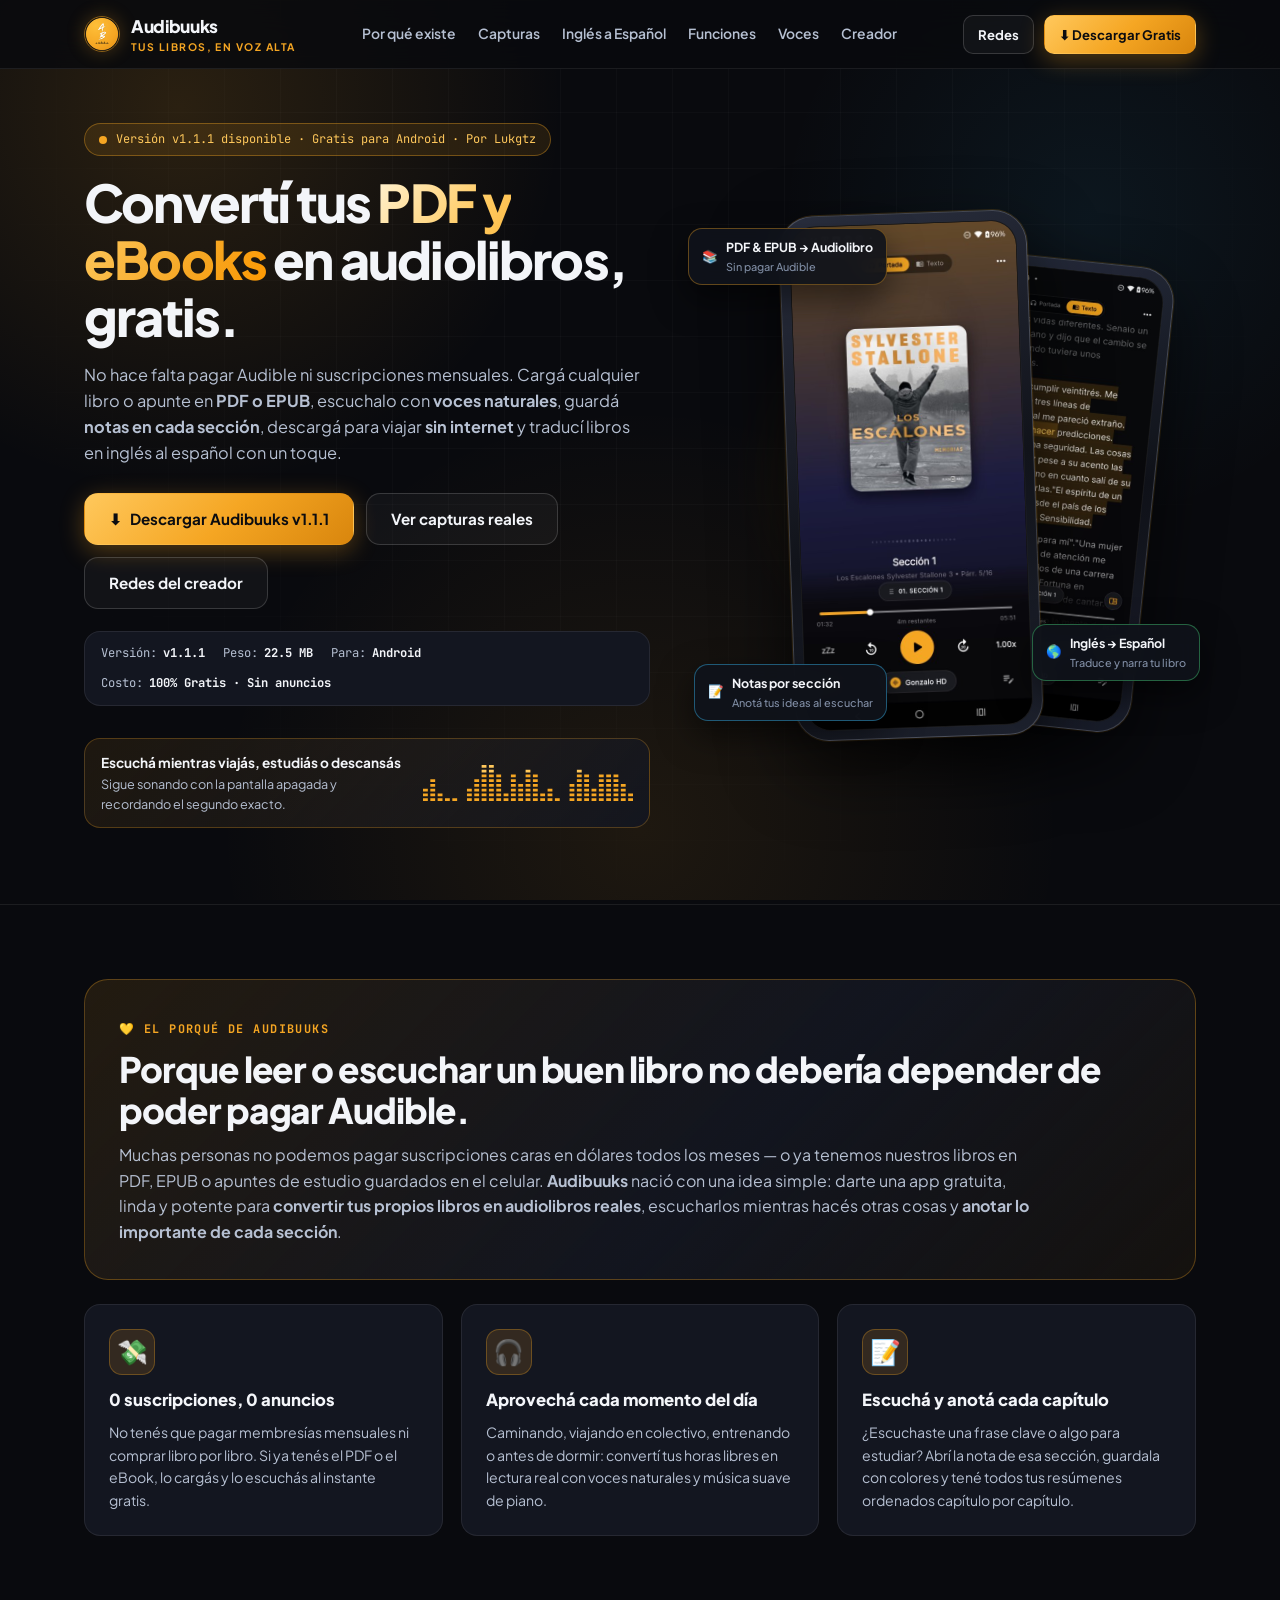
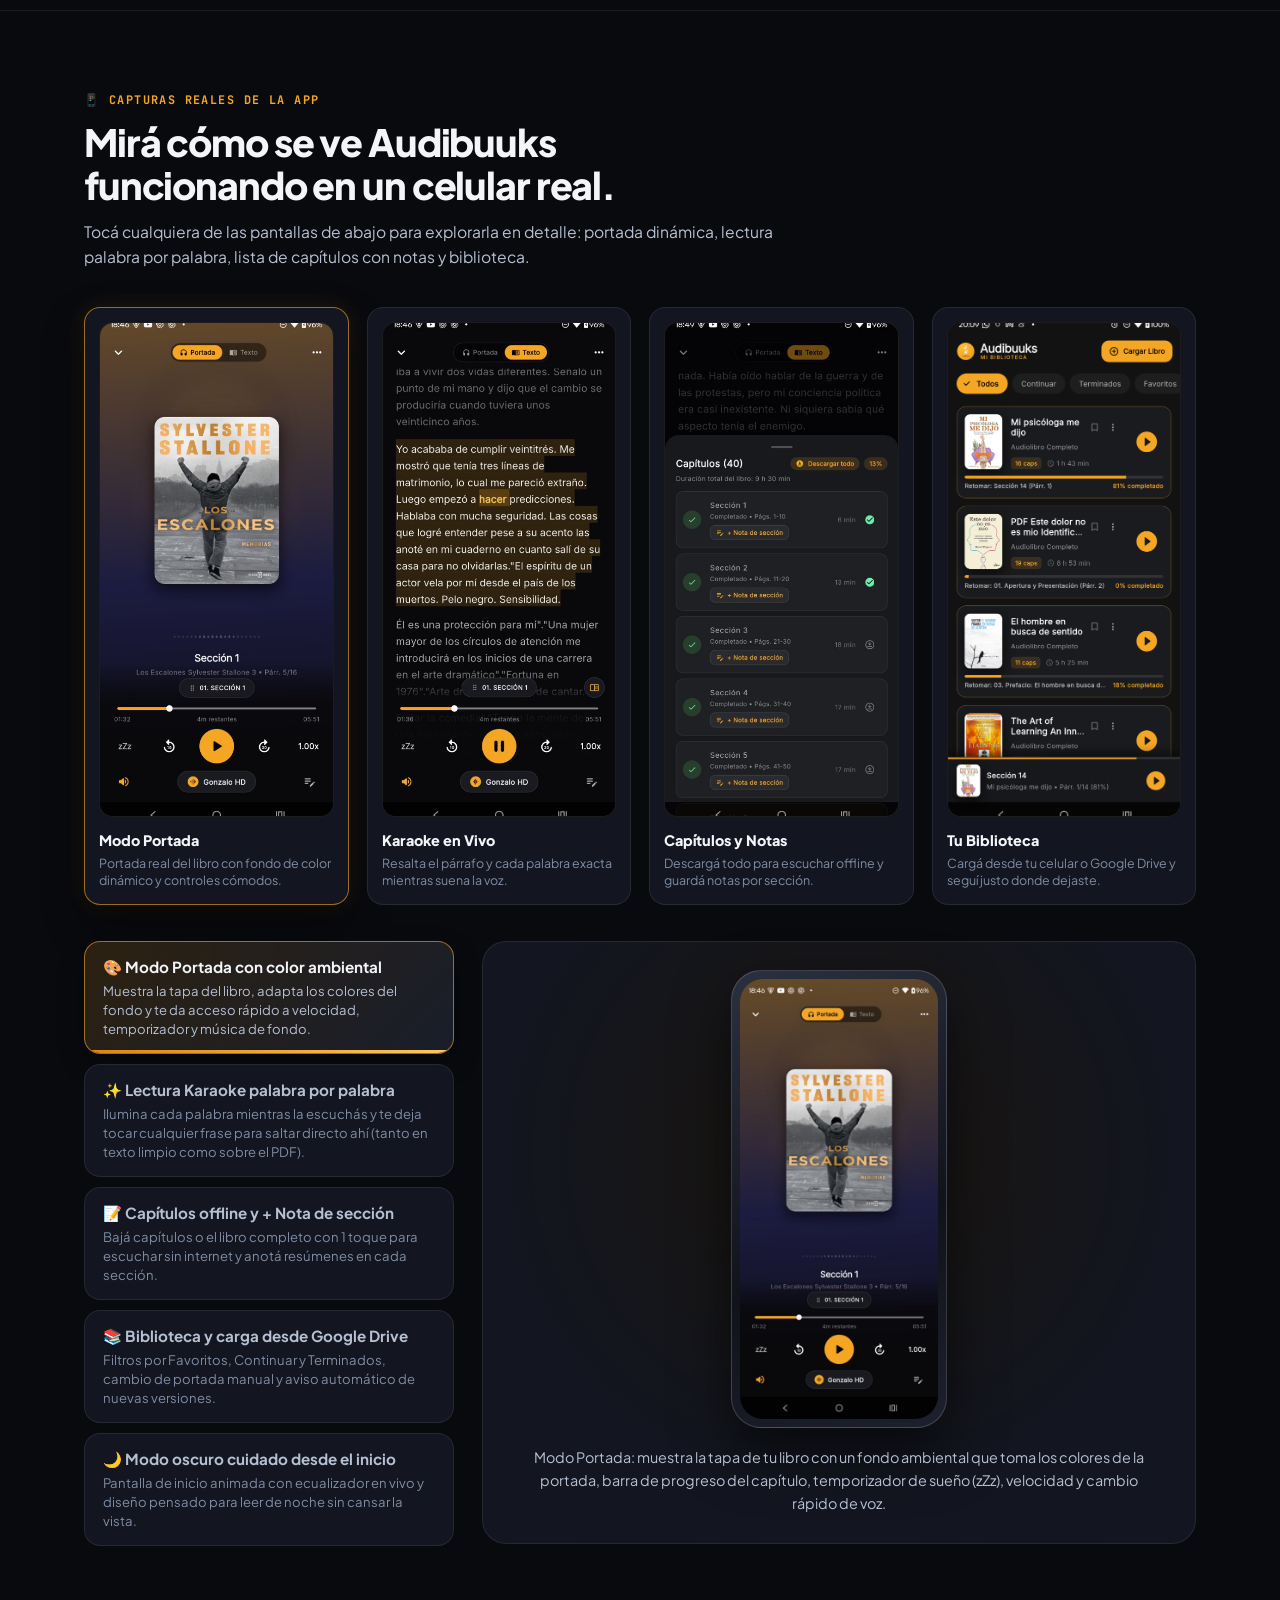
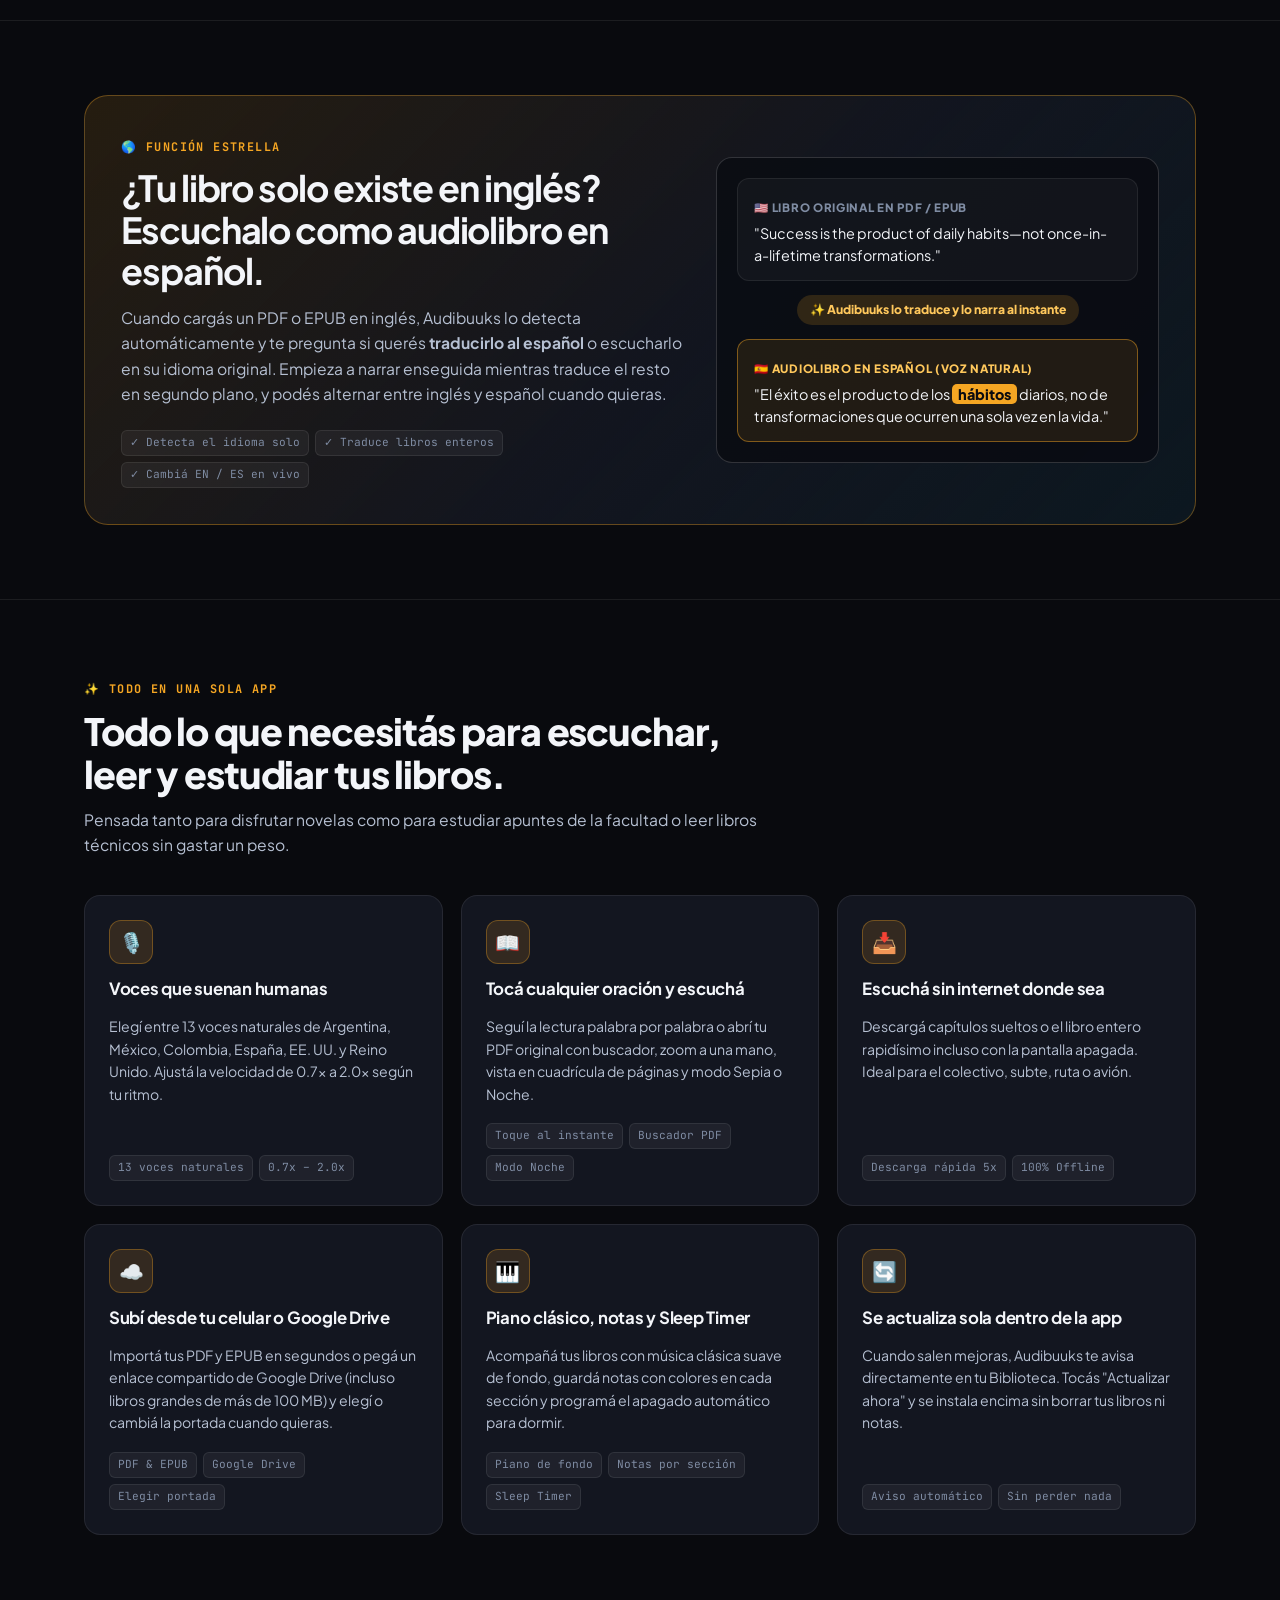
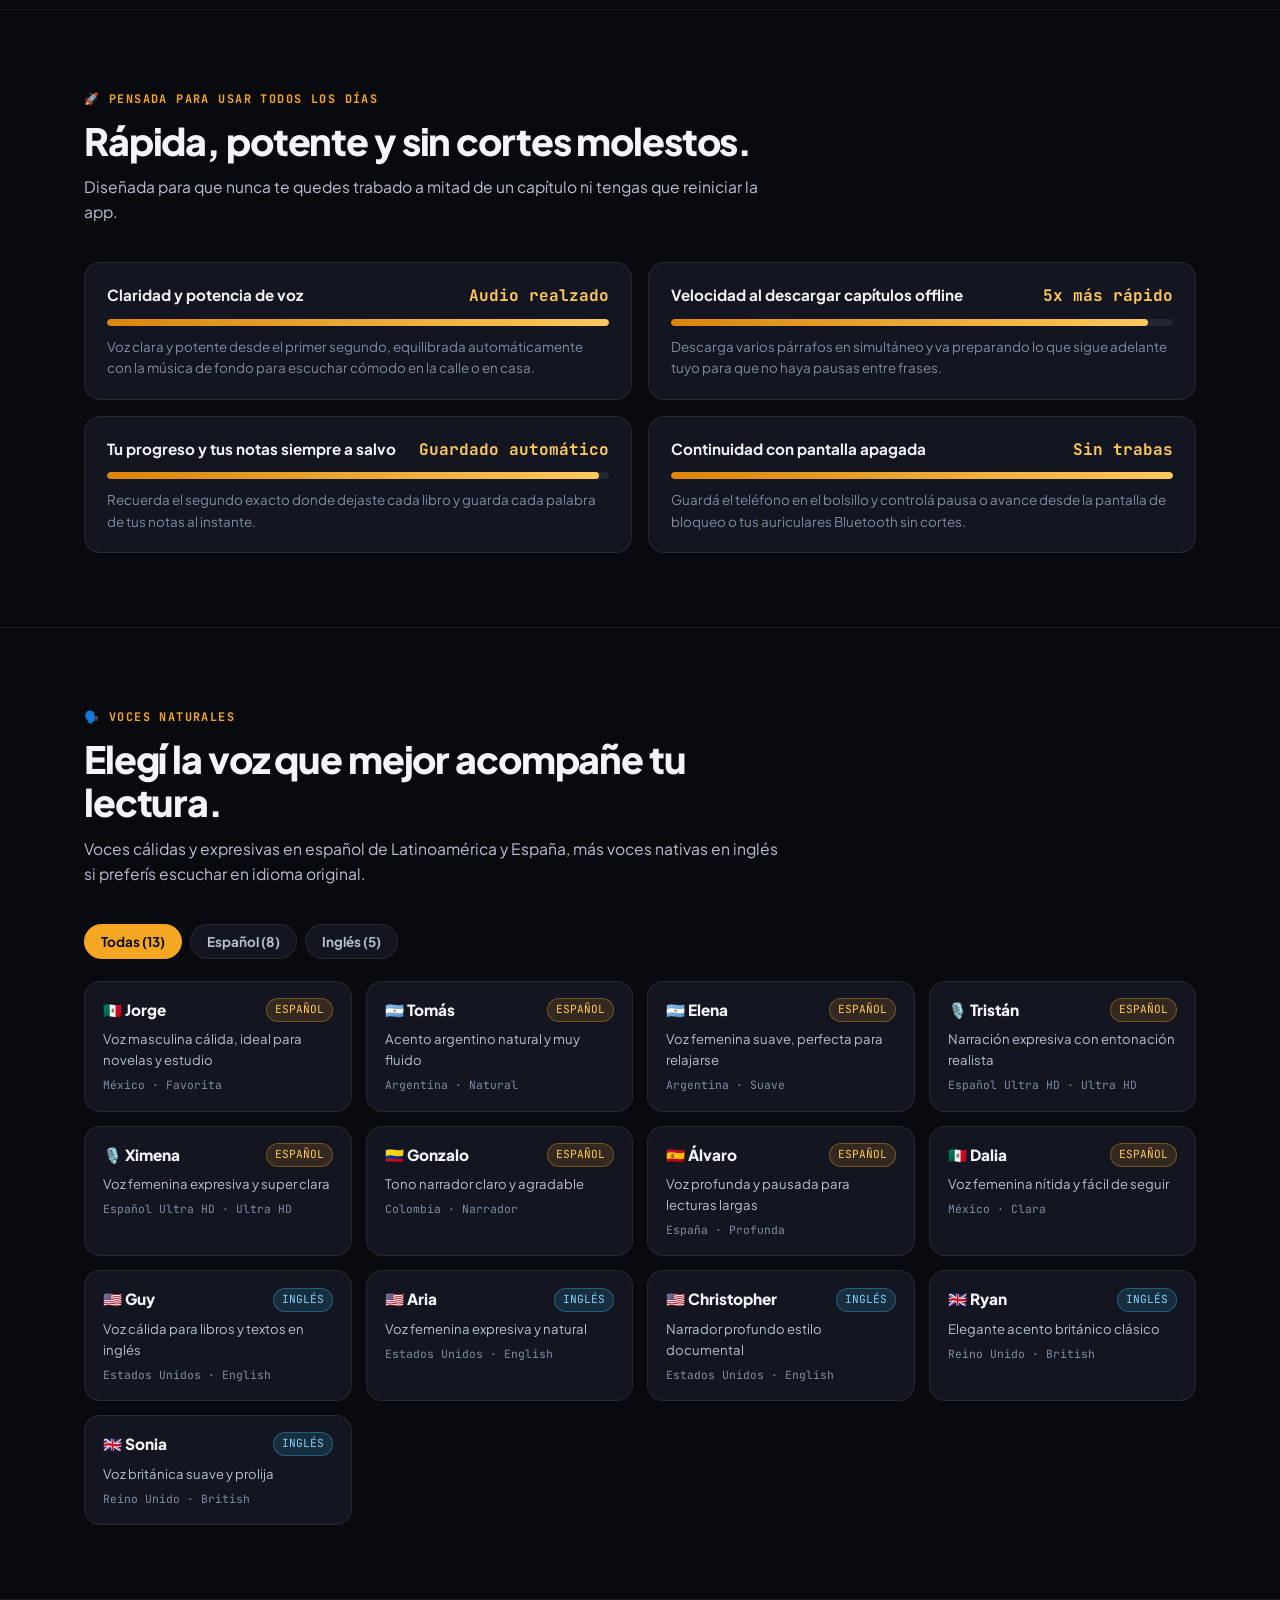
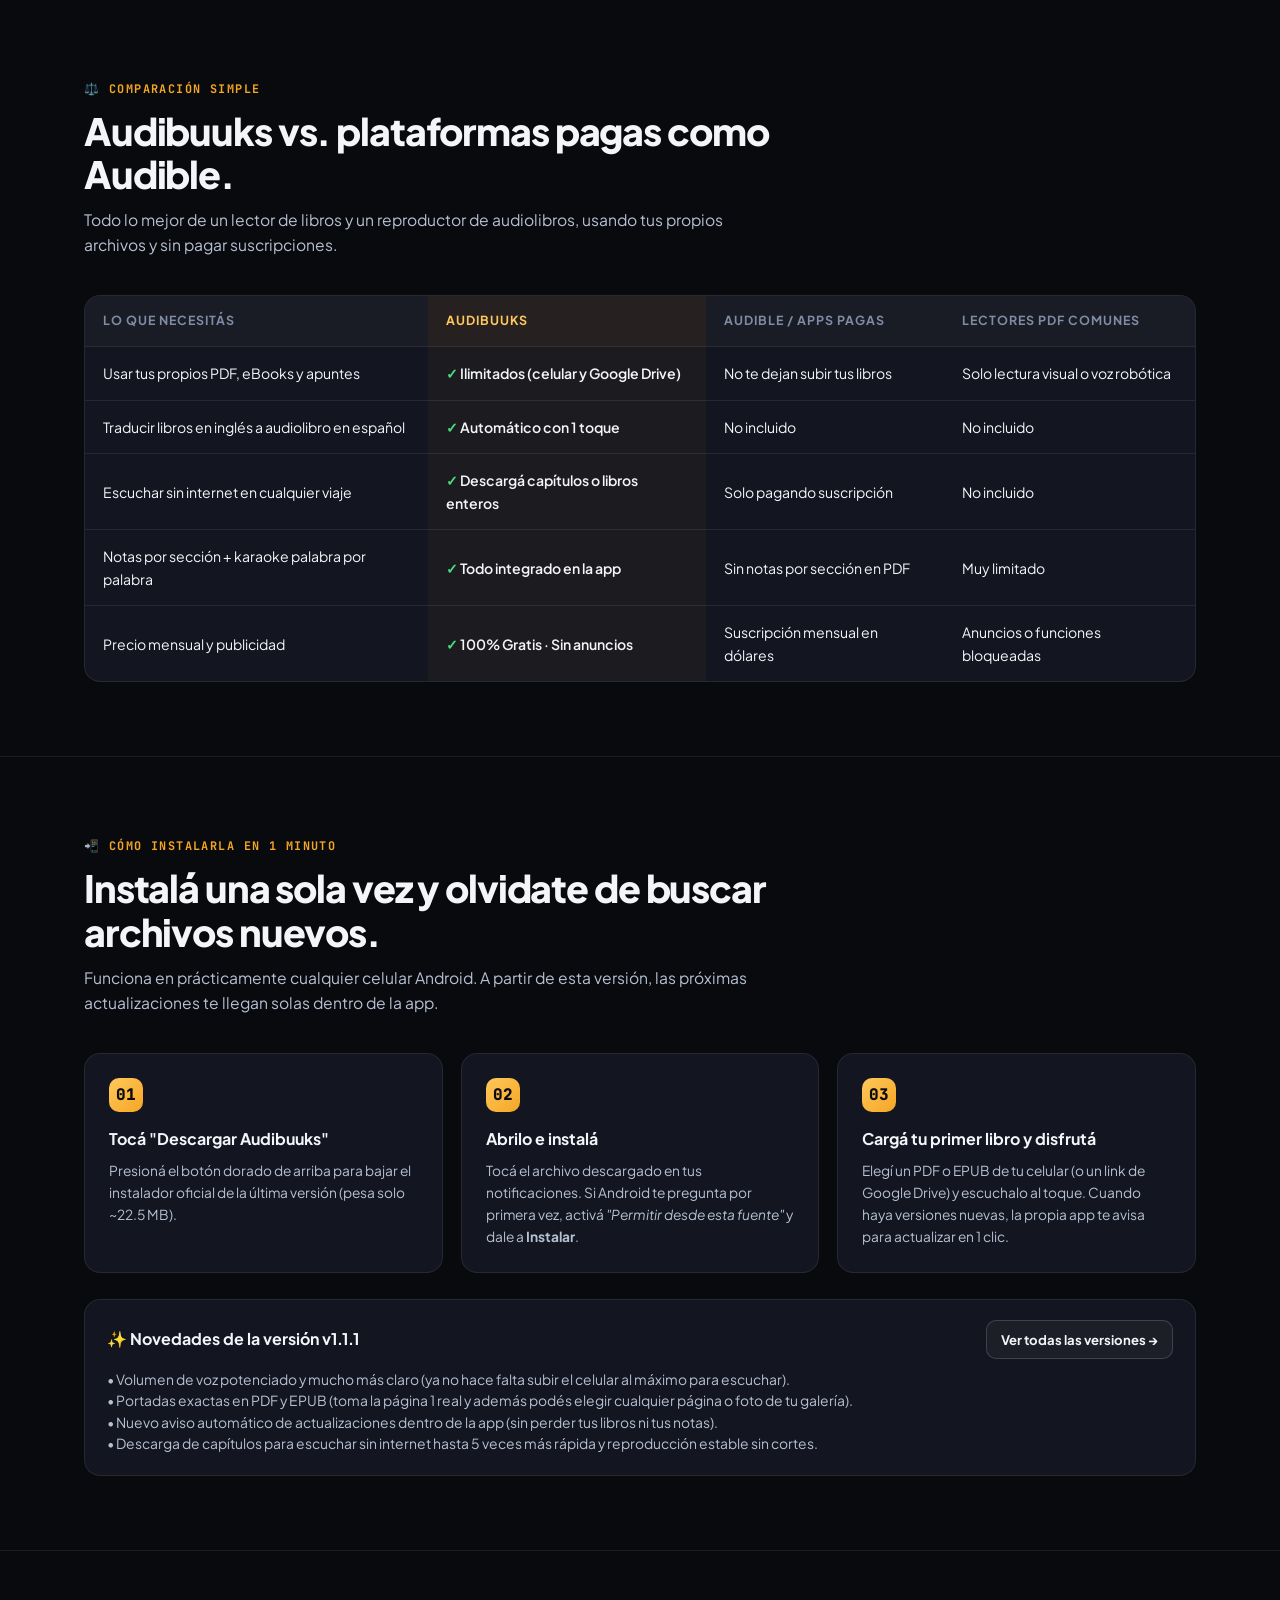
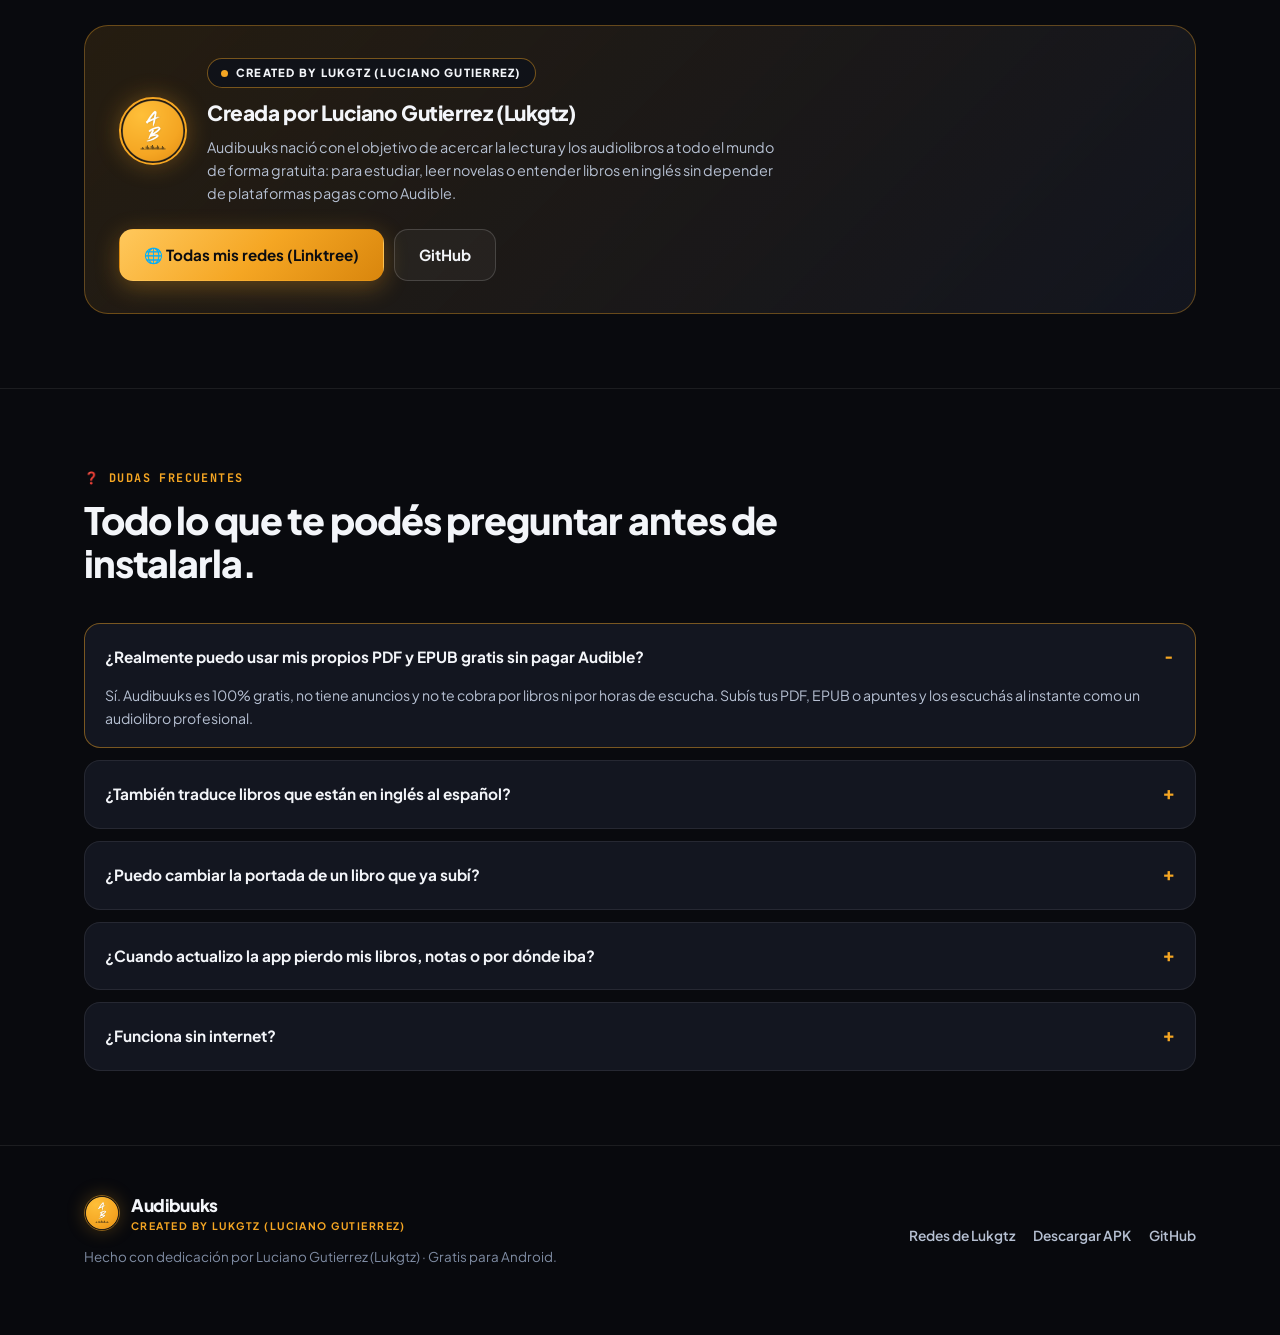
<file: docs/index.html>
<!DOCTYPE html>
<html lang="es">
<head>
  <meta charset="UTF-8" />
  <meta name="viewport" content="width=device-width, initial-scale=1.0" />
  <title>Audibuuks — Convertí tus libros PDF y eBooks en audiolibros gratis</title>
  <meta
    name="description"
    content="Convertí tus libros PDF y EPUB en audiolibros reales gratis, sin pagar Audible. Escuchá con voces humanas, anotá cada capítulo, traducí libros en inglés al español y descargá para escuchar sin internet."
  />
  <meta name="theme-color" content="#090a0e" />
  <link rel="icon" type="image/png" href="screenshots/logo.png" />
  <link rel="preconnect" href="https://fonts.googleapis.com" />
  <link rel="preconnect" href="https://fonts.gstatic.com" crossorigin />
  <link
    href="https://fonts.googleapis.com/css2?family=JetBrains+Mono:wght@500;700&family=Plus+Jakarta+Sans:wght@400;500;600;700;800&display=swap"
    rel="stylesheet"
  />
  <link rel="stylesheet" href="styles.css" />
</head>
<body>
  <div id="scroll-progress" class="scroll-progress" aria-hidden="true"></div>
  <div class="bg-mesh" aria-hidden="true"></div>
  <div class="bg-grid" aria-hidden="true"></div>

  <!-- HEADER STICKY -->
  <header class="site-header">
    <div class="container nav-inner">
      <a class="brand" href="#top" aria-label="Audibuuks Inicio">
        <img class="brand-logo" src="screenshots/logo.png" alt="Logo Audibuuks" />
        <span>
          Audibuuks
          <span class="brand-sub">Tus libros, en voz alta</span>
        </span>
      </a>

      <nav class="nav-links" aria-label="Navegación principal">
        <a href="#porque">Por qué existe</a>
        <a href="#recorrido">Capturas</a>
        <a href="#traductor">Inglés a Español</a>
        <a href="#funciones">Funciones</a>
        <a href="#voces">Voces</a>
        <a href="#creador">Creador</a>
      </nav>

      <div class="nav-actions">
        <a
          class="btn btn-ghost btn-sm"
          href="https://linktr.ee/lucianogutierrez"
          target="_blank"
          rel="noopener noreferrer"
        >
          Redes
        </a>
        <a
          id="nav-download-btn"
          class="btn btn-primary btn-sm"
          href="https://github.com/lukgutierrez/audibuuks-app/releases"
          target="_blank"
          rel="noopener noreferrer"
        >
          ⬇ Descargar Gratis
        </a>
      </div>
    </div>
  </header>

  <main id="top">
    <!-- HERO -->
    <section class="hero">
      <div class="container hero-grid">
        <div>
          <div class="release-pill">
            <span class="pulse-dot" aria-hidden="true"></span>
            <span id="live-release-badge">Versión v1.1.1 disponible · Gratis para Android · Por Lukgtz</span>
          </div>

          <h1>
            Convertí tus <span class="text-gradient">PDF y eBooks</span> en audiolibros, gratis.
          </h1>

          <p class="hero-lead">
            No hace falta pagar Audible ni suscripciones mensuales. Cargá cualquier libro o apunte en
            <strong>PDF o EPUB</strong>, escuchalo con <strong>voces naturales</strong>, guardá
            <strong>notas en cada sección</strong>, descargá para viajar <strong>sin internet</strong>
            y traducí libros en inglés al español con un toque.
          </p>

          <div class="hero-cta-row">
            <a
              id="download-apk-btn"
              class="btn btn-primary btn-lg"
              href="https://github.com/lukgutierrez/audibuuks-app/releases"
              target="_blank"
              rel="noopener noreferrer"
            >
              <span>⬇</span> Descargar Audibuuks v1.1.1
            </a>
            <a class="btn btn-ghost btn-lg" href="#recorrido">
              Ver capturas reales
            </a>
            <a
              class="btn btn-ghost btn-lg"
              href="https://linktr.ee/lucianogutierrez"
              target="_blank"
              rel="noopener noreferrer"
            >
              Redes del creador
            </a>
          </div>

          <div class="apk-meta-bar" role="status">
            <span class="apk-meta-item">Versión: <strong id="meta-version">v1.1.1</strong></span>
            <span class="apk-meta-item">Peso: <strong id="meta-size">22.5 MB</strong></span>
            <span class="apk-meta-item">Para: <strong>Android</strong></span>
            <span class="apk-meta-item">Costo: <strong>100% Gratis · Sin anuncios</strong></span>
          </div>

          <div id="abi-selector" class="abi-selector" aria-label="Opciones de descarga"></div>

          <div class="hero-eq-card">
            <div class="hero-eq-label">
              <strong>Escuchá mientras viajás, estudiás o descansás</strong>
              Sigue sonando con la pantalla apagada y recordando el segundo exacto.
            </div>
            <canvas
              id="hero-eq-canvas"
              class="eq-canvas"
              width="210"
              height="36"
              aria-hidden="true"
            ></canvas>
          </div>
        </div>

        <div class="hero-visual">
          <div class="hero-glow" aria-hidden="true"></div>

          <div class="floating-pill pill-top-left">
            <span>📚</span>
            <div>
              PDF &amp; EPUB → Audiolibro
              <span class="sub">Sin pagar Audible</span>
            </div>
          </div>

          <div class="dual-phones">
            <div class="phone-frame phone-front">
              <div class="phone-screen">
                <img
                  src="screenshots/player_portada.jpg"
                  alt="Audibuuks reproduciendo un libro con su portada real y fondo de color ambiental"
                />
              </div>
            </div>

            <div class="phone-frame phone-back">
              <div class="phone-screen">
                <img
                  src="screenshots/karaoke_texto.jpg"
                  alt="Audibuuks leyendo en vivo y resaltando cada palabra hablada"
                />
              </div>
            </div>
          </div>

          <div class="floating-pill pill-bottom-left">
            <span>📝</span>
            <div>
              Notas por sección
              <span class="sub">Anotá tus ideas al escuchar</span>
            </div>
          </div>

          <div class="floating-pill pill-bottom-right">
            <span>🌎</span>
            <div>
              Inglés → Español
              <span class="sub">Traduce y narra tu libro</span>
            </div>
          </div>
        </div>
      </div>
    </section>

    <!-- EL PORQUÉ DE AUDIBUUKS -->
    <section class="section" id="porque">
      <div class="container">
        <div class="why-banner reveal">
          <span class="eyebrow">💛 El porqué de Audibuuks</span>
          <h2>Porque leer o escuchar un buen libro no debería depender de poder pagar Audible.</h2>
          <p>
            Muchas personas no podemos pagar suscripciones caras en dólares todos los meses — o
            ya tenemos nuestros libros en PDF, EPUB o apuntes de estudio guardados en el celular.
            <strong>Audibuuks</strong> nació con una idea simple: darte una app gratuita, linda y
            potente para <strong>convertir tus propios libros en audiolibros reales</strong>,
            escucharlos mientras hacés otras cosas y <strong>anotar lo importante de cada sección</strong>.
          </p>
        </div>

        <div class="why-grid">
          <article class="why-card reveal" data-delay="0">
            <div class="why-icon">💸</div>
            <h3>0 suscripciones, 0 anuncios</h3>
            <p>
              No tenés que pagar membresías mensuales ni comprar libro por libro. Si ya tenés el
              PDF o el eBook, lo cargás y lo escuchás al instante gratis.
            </p>
          </article>

          <article class="why-card reveal" data-delay="90">
            <div class="why-icon">🎧</div>
            <h3>Aprovechá cada momento del día</h3>
            <p>
              Caminando, viajando en colectivo, entrenando o antes de dormir: convertí tus horas
              libres en lectura real con voces naturales y música suave de piano.
            </p>
          </article>

          <article class="why-card reveal" data-delay="180">
            <div class="why-icon">📝</div>
            <h3>Escuchá y anotá cada capítulo</h3>
            <p>
              ¿Escuchaste una frase clave o algo para estudiar? Abrí la nota de esa sección,
              guardala con colores y tené todos tus resúmenes ordenados capítulo por capítulo.
            </p>
          </article>
        </div>
      </div>
    </section>

    <!-- CAPTURAS REALES + RECORRIDO INTERACTIVO -->
    <section class="section" id="recorrido">
      <div class="container">
        <div class="section-header reveal">
          <span class="eyebrow">📱 Capturas reales de la app</span>
          <h2>Mirá cómo se ve Audibuuks funcionando en un celular real.</h2>
          <p>
            Tocá cualquiera de las pantallas de abajo para explorarla en detalle: portada dinámica,
            lectura palabra por palabra, lista de capítulos con notas y biblioteca.
          </p>
        </div>

        <!-- Tira visual de 4 capturas reales -->
        <div class="screens-gallery">
          <article class="screen-card active reveal" data-wt-target="0" data-delay="0">
            <div class="screen-thumb">
              <img src="screenshots/player_portada.jpg" alt="Reproductor con portada real del libro" loading="lazy" />
            </div>
            <div class="screen-meta">
              <strong>Modo Portada</strong>
              <span>Portada real del libro con fondo de color dinámico y controles cómodos.</span>
            </div>
          </article>

          <article class="screen-card reveal" data-wt-target="1" data-delay="80">
            <div class="screen-thumb">
              <img src="screenshots/karaoke_texto.jpg" alt="Lectura karaoke resaltando palabra por palabra" loading="lazy" />
            </div>
            <div class="screen-meta">
              <strong>Karaoke en Vivo</strong>
              <span>Resalta el párrafo y cada palabra exacta mientras suena la voz.</span>
            </div>
          </article>

          <article class="screen-card reveal" data-wt-target="2" data-delay="160">
            <div class="screen-thumb">
              <img src="screenshots/capitulos_notas.jpg" alt="Capítulos descargables sin internet y notas por sección" loading="lazy" />
            </div>
            <div class="screen-meta">
              <strong>Capítulos y Notas</strong>
              <span>Descargá todo para escuchar offline y guardá notas por sección.</span>
            </div>
          </article>

          <article class="screen-card reveal" data-wt-target="3" data-delay="240">
            <div class="screen-thumb">
              <img src="screenshots/home.png" alt="Biblioteca de libros PDF y EPUB" loading="lazy" />
            </div>
            <div class="screen-meta">
              <strong>Tu Biblioteca</strong>
              <span>Cargá desde tu celular o Google Drive y seguí justo donde dejaste.</span>
            </div>
          </article>
        </div>

        <!-- Visor interactivo con auto-avance -->
        <div class="walkthrough-layout reveal">
          <div class="walkthrough-tabs" role="tablist" aria-label="Pantallas de Audibuuks">
            <button
              type="button"
              class="wt-tab active"
              role="tab"
              aria-selected="true"
              data-wt-index="0"
            >
              <div class="wt-tab-title">🎨 Modo Portada con color ambiental</div>
              <p class="wt-tab-desc">
                Muestra la tapa del libro, adapta los colores del fondo y te da acceso rápido a
                velocidad, temporizador y música de fondo.
              </p>
              <span class="wt-tab-progress" aria-hidden="true"></span>
            </button>

            <button
              type="button"
              class="wt-tab"
              role="tab"
              aria-selected="false"
              data-wt-index="1"
            >
              <div class="wt-tab-title">✨ Lectura Karaoke palabra por palabra</div>
              <p class="wt-tab-desc">
                Ilumina cada palabra mientras la escuchás y te deja tocar cualquier frase para
                saltar directo ahí (tanto en texto limpio como sobre el PDF).
              </p>
              <span class="wt-tab-progress" aria-hidden="true"></span>
            </button>

            <button
              type="button"
              class="wt-tab"
              role="tab"
              aria-selected="false"
              data-wt-index="2"
            >
              <div class="wt-tab-title">📝 Capítulos offline y + Nota de sección</div>
              <p class="wt-tab-desc">
                Bajá capítulos o el libro completo con 1 toque para escuchar sin internet y anotá
                resúmenes en cada sección.
              </p>
              <span class="wt-tab-progress" aria-hidden="true"></span>
            </button>

            <button
              type="button"
              class="wt-tab"
              role="tab"
              aria-selected="false"
              data-wt-index="3"
            >
              <div class="wt-tab-title">📚 Biblioteca y carga desde Google Drive</div>
              <p class="wt-tab-desc">
                Filtros por Favoritos, Continuar y Terminados, cambio de portada manual y aviso
                automático de nuevas versiones.
              </p>
              <span class="wt-tab-progress" aria-hidden="true"></span>
            </button>

            <button
              type="button"
              class="wt-tab"
              role="tab"
              aria-selected="false"
              data-wt-index="4"
            >
              <div class="wt-tab-title">🌙 Modo oscuro cuidado desde el inicio</div>
              <p class="wt-tab-desc">
                Pantalla de inicio animada con ecualizador en vivo y diseño pensado para leer de
                noche sin cansar la vista.
              </p>
              <span class="wt-tab-progress" aria-hidden="true"></span>
            </button>
          </div>

          <div class="walkthrough-stage" role="tabpanel">
            <div class="stage-image-wrap">
              <div class="stage-phone-bezel">
                <img
                  id="walkthrough-img"
                  src="screenshots/player_portada.jpg"
                  alt="Reproductor con portada real del libro y colores ambientales"
                />
              </div>
            </div>
            <p id="walkthrough-caption" class="stage-caption">
              Modo Portada: muestra la tapa de tu libro con un fondo ambiental que toma los colores
              de la portada, barra de progreso del capítulo, temporizador de sueño (zZz), velocidad
              y cambio rápido de voz.
            </p>
          </div>
        </div>
      </div>
    </section>

    <!-- SPOTLIGHT: TRADUCTOR DE LIBROS INGLÉS -> ESPAÑOL -->
    <section class="section" id="traductor">
      <div class="container">
        <div class="translate-spotlight reveal">
          <div>
            <span class="eyebrow">🌎 Función Estrella</span>
            <h2 style="margin: 0 0 14px; font-size: clamp(1.6rem, 3vw, 2.25rem); line-height: 1.15; letter-spacing: -0.03em;">
              ¿Tu libro solo existe en inglés? Escuchalo como audiolibro en español.
            </h2>
            <p style="margin: 0 0 18px; color: var(--text-secondary); font-size: 0.98rem;">
              Cuando cargás un PDF o EPUB en inglés, Audibuuks lo detecta automáticamente y te
              pregunta si querés <strong>traducirlo al español</strong> o escucharlo en su idioma
              original. Empieza a narrar enseguida mientras traduce el resto en segundo plano, y
              podés alternar entre inglés y español cuando quieras.
            </p>
            <div class="feature-tags">
              <span class="mini-tag">✓ Detecta el idioma solo</span>
              <span class="mini-tag">✓ Traduce libros enteros</span>
              <span class="mini-tag">✓ Cambiá EN / ES en vivo</span>
            </div>
          </div>

          <div class="translate-demo-card" aria-label="Ejemplo de traducción de libro en inglés a audiolibro en español">
            <div class="lang-box">
              <span class="lang-pill">🇺🇸 Libro original en PDF / EPUB</span>
              <p class="lang-quote">
                "Success is the product of daily habits—not once-in-a-lifetime transformations."
              </p>
            </div>
            <div class="translate-arrow">✨ Audibuuks lo traduce y lo narra al instante</div>
            <div class="lang-box translated">
              <span class="lang-pill">🇪🇸 Audiolibro en Español (Voz natural)</span>
              <p class="lang-quote">
                "El éxito es el producto de los <span class="karaoke-sim-word">hábitos</span> diarios, no de transformaciones que ocurren una sola vez en la vida."
              </p>
            </div>
          </div>
        </div>
      </div>
    </section>

    <!-- QUÉ PODÉS HACER CON AUDIBUUKS -->
    <section class="section" id="funciones">
      <div class="container">
        <div class="section-header reveal">
          <span class="eyebrow">✨ Todo en una sola app</span>
          <h2>Todo lo que necesitás para escuchar, leer y estudiar tus libros.</h2>
          <p>
            Pensada tanto para disfrutar novelas como para estudiar apuntes de la facultad o leer
            libros técnicos sin gastar un peso.
          </p>
        </div>

        <div class="features-grid">
          <article class="feature-card reveal" data-delay="0">
            <div class="feature-icon">🎙️</div>
            <h3>Voces que suenan humanas</h3>
            <p>
              Elegí entre 13 voces naturales de Argentina, México, Colombia, España, EE. UU. y
              Reino Unido. Ajustá la velocidad de 0.7x a 2.0x según tu ritmo.
            </p>
            <div class="feature-tags">
              <span class="mini-tag">13 voces naturales</span>
              <span class="mini-tag">0.7x – 2.0x</span>
            </div>
          </article>

          <article class="feature-card reveal" data-delay="70">
            <div class="feature-icon">📖</div>
            <h3>Tocá cualquier oración y escuchá</h3>
            <p>
              Seguí la lectura palabra por palabra o abrí tu PDF original con buscador, zoom a una
              mano, vista en cuadrícula de páginas y modo Sepia o Noche.
            </p>
            <div class="feature-tags">
              <span class="mini-tag">Toque al instante</span>
              <span class="mini-tag">Buscador PDF</span>
              <span class="mini-tag">Modo Noche</span>
            </div>
          </article>

          <article class="feature-card reveal" data-delay="140">
            <div class="feature-icon">📥</div>
            <h3>Escuchá sin internet donde sea</h3>
            <p>
              Descargá capítulos sueltos o el libro entero rapidísimo incluso con la pantalla
              apagada. Ideal para el colectivo, subte, ruta o avión.
            </p>
            <div class="feature-tags">
              <span class="mini-tag">Descarga rápida 5x</span>
              <span class="mini-tag">100% Offline</span>
            </div>
          </article>

          <article class="feature-card reveal" data-delay="0">
            <div class="feature-icon">☁️</div>
            <h3>Subí desde tu celular o Google Drive</h3>
            <p>
              Importá tus PDF y EPUB en segundos o pegá un enlace compartido de Google Drive
              (incluso libros grandes de más de 100 MB) y elegí o cambiá la portada cuando quieras.
            </p>
            <div class="feature-tags">
              <span class="mini-tag">PDF &amp; EPUB</span>
              <span class="mini-tag">Google Drive</span>
              <span class="mini-tag">Elegir portada</span>
            </div>
          </article>

          <article class="feature-card reveal" data-delay="70">
            <div class="feature-icon">🎹</div>
            <h3>Piano clásico, notas y Sleep Timer</h3>
            <p>
              Acompañá tus libros con música clásica suave de fondo, guardá notas con colores en
              cada sección y programá el apagado automático para dormir.
            </p>
            <div class="feature-tags">
              <span class="mini-tag">Piano de fondo</span>
              <span class="mini-tag">Notas por sección</span>
              <span class="mini-tag">Sleep Timer</span>
            </div>
          </article>

          <article class="feature-card reveal" data-delay="140">
            <div class="feature-icon">🔄</div>
            <h3>Se actualiza sola dentro de la app</h3>
            <p>
              Cuando salen mejoras, Audibuuks te avisa directamente en tu Biblioteca. Tocás
              "Actualizar ahora" y se instala encima sin borrar tus libros ni notas.
            </p>
            <div class="feature-tags">
              <span class="mini-tag">Aviso automático</span>
              <span class="mini-tag">Sin perder nada</span>
            </div>
          </article>
        </div>
      </div>
    </section>

    <!-- EXPERIENCIA FLUIDA -->
    <section class="section" id="experiencia">
      <div class="container">
        <div class="section-header reveal">
          <span class="eyebrow">🚀 Pensada para usar todos los días</span>
          <h2>Rápida, potente y sin cortes molestos.</h2>
          <p>
            Diseñada para que nunca te quedes trabado a mitad de un capítulo ni tengas que
            reiniciar la app.
          </p>
        </div>

        <div class="bench-list">
          <article class="bench-card" style="--fill: 100%;">
            <div class="bench-top">
              <span class="bench-title">Claridad y potencia de voz</span>
              <span class="bench-value">Audio realzado</span>
            </div>
            <div class="bench-bar-track"><div class="bench-bar-fill"></div></div>
            <p class="bench-desc">
              Voz clara y potente desde el primer segundo, equilibrada automáticamente con la música
              de fondo para escuchar cómodo en la calle o en casa.
            </p>
          </article>

          <article class="bench-card" style="--fill: 95%;">
            <div class="bench-top">
              <span class="bench-title">Velocidad al descargar capítulos offline</span>
              <span class="bench-value">5x más rápido</span>
            </div>
            <div class="bench-bar-track"><div class="bench-bar-fill"></div></div>
            <p class="bench-desc">
              Descarga varios párrafos en simultáneo y va preparando lo que sigue adelante tuyo
              para que no haya pausas entre frases.
            </p>
          </article>

          <article class="bench-card" style="--fill: 98%;">
            <div class="bench-top">
              <span class="bench-title">Tu progreso y tus notas siempre a salvo</span>
              <span class="bench-value">Guardado automático</span>
            </div>
            <div class="bench-bar-track"><div class="bench-bar-fill"></div></div>
            <p class="bench-desc">
              Recuerda el segundo exacto donde dejaste cada libro y guarda cada palabra de tus
              notas al instante.
            </p>
          </article>

          <article class="bench-card" style="--fill: 100%;">
            <div class="bench-top">
              <span class="bench-title">Continuidad con pantalla apagada</span>
              <span class="bench-value">Sin trabas</span>
            </div>
            <div class="bench-bar-track"><div class="bench-bar-fill"></div></div>
            <p class="bench-desc">
              Guardá el teléfono en el bolsillo y controlá pausa o avance desde la pantalla de
              bloqueo o tus auriculares Bluetooth sin cortes.
            </p>
          </article>
        </div>
      </div>
    </section>

    <!-- CATÁLOGO DE VOCES -->
    <section class="section" id="voces">
      <div class="container">
        <div class="section-header reveal">
          <span class="eyebrow">🗣️ Voces Naturales</span>
          <h2>Elegí la voz que mejor acompañe tu lectura.</h2>
          <p>
            Voces cálidas y expresivas en español de Latinoamérica y España, más voces nativas en
            inglés si preferís escuchar en idioma original.
          </p>
        </div>

        <div class="voice-filters reveal" role="group" aria-label="Filtrar voces por idioma">
          <button type="button" class="filter-pill active" data-voice-filter="all">
            Todas (13)
          </button>
          <button type="button" class="filter-pill" data-voice-filter="es">
            Español (8)
          </button>
          <button type="button" class="filter-pill" data-voice-filter="en">
            Inglés (5)
          </button>
        </div>

        <div id="voices-grid" class="voices-grid reveal"></div>
      </div>
    </section>

    <!-- COMPARATIVA SIMPLE -->
    <section class="section" id="comparativa">
      <div class="container">
        <div class="section-header reveal">
          <span class="eyebrow">⚖️ Comparación Simple</span>
          <h2>Audibuuks vs. plataformas pagas como Audible.</h2>
          <p>
            Todo lo mejor de un lector de libros y un reproductor de audiolibros, usando tus
            propios archivos y sin pagar suscripciones.
          </p>
        </div>

        <div class="table-wrap reveal">
          <table class="comp-table">
            <thead>
              <tr>
                <th>Lo que necesitás</th>
                <th class="highlight-col">Audibuuks</th>
                <th>Audible / Apps pagas</th>
                <th>Lectores PDF comunes</th>
              </tr>
            </thead>
            <tbody>
              <tr>
                <td>Usar tus propios PDF, eBooks y apuntes</td>
                <td class="highlight-col"><span class="ok-badge">✓</span> Ilimitados (celular y Google Drive)</td>
                <td>No te dejan subir tus libros</td>
                <td>Solo lectura visual o voz robótica</td>
              </tr>
              <tr>
                <td>Traducir libros en inglés a audiolibro en español</td>
                <td class="highlight-col"><span class="ok-badge">✓</span> Automático con 1 toque</td>
                <td>No incluido</td>
                <td>No incluido</td>
              </tr>
              <tr>
                <td>Escuchar sin internet en cualquier viaje</td>
                <td class="highlight-col"><span class="ok-badge">✓</span> Descargá capítulos o libros enteros</td>
                <td>Solo pagando suscripción</td>
                <td>No incluido</td>
              </tr>
              <tr>
                <td>Notas por sección + karaoke palabra por palabra</td>
                <td class="highlight-col"><span class="ok-badge">✓</span> Todo integrado en la app</td>
                <td>Sin notas por sección en PDF</td>
                <td>Muy limitado</td>
              </tr>
              <tr>
                <td>Precio mensual y publicidad</td>
                <td class="highlight-col"><span class="ok-badge">✓</span> 100% Gratis · Sin anuncios</td>
                <td>Suscripción mensual en dólares</td>
                <td>Anuncios o funciones bloqueadas</td>
              </tr>
            </tbody>
          </table>
        </div>
      </div>
    </section>

    <!-- INSTALACIÓN SIMPLE EN 3 PASOS -->
    <section class="section" id="instalar">
      <div class="container">
        <div class="section-header reveal">
          <span class="eyebrow">📲 Cómo instalarla en 1 minuto</span>
          <h2>Instalá una sola vez y olvidate de buscar archivos nuevos.</h2>
          <p>
            Funciona en prácticamente cualquier celular Android. A partir de esta versión, las
            próximas actualizaciones te llegan solas dentro de la app.
          </p>
        </div>

        <div class="steps-grid reveal">
          <article class="step-card" data-delay="0">
            <span class="step-num">01</span>
            <h3>Tocá "Descargar Audibuuks"</h3>
            <p>
              Presioná el botón dorado de arriba para bajar el instalador oficial de la última
              versión (pesa solo ~22.5 MB).
            </p>
          </article>

          <article class="step-card" data-delay="80">
            <span class="step-num">02</span>
            <h3>Abrilo e instalá</h3>
            <p>
              Tocá el archivo descargado en tus notificaciones. Si Android te pregunta por primera
              vez, activá <em>"Permitir desde esta fuente"</em> y dale a <strong>Instalar</strong>.
            </p>
          </article>

          <article class="step-card" data-delay="160">
            <span class="step-num">03</span>
            <h3>Cargá tu primer libro y disfrutá</h3>
            <p>
              Elegí un PDF o EPUB de tu celular (o un link de Google Drive) y escuchalo al toque.
              Cuando haya versiones nuevas, la propia app te avisa para actualizar en 1 clic.
            </p>
          </article>
        </div>

        <div class="changelog-box reveal">
          <div class="changelog-head">
            <strong>✨ Novedades de la versión v1.1.1</strong>
            <a
              class="btn btn-ghost btn-sm"
              href="https://github.com/lukgutierrez/audibuuks-app/releases"
              target="_blank"
              rel="noopener noreferrer"
            >
              Ver todas las versiones →
            </a>
          </div>
          <pre class="changelog-body">• Volumen de voz potenciado y mucho más claro (ya no hace falta subir el celular al máximo para escuchar).
• Portadas exactas en PDF y EPUB (toma la página 1 real y además podés elegir cualquier página o foto de tu galería).
• Nuevo aviso automático de actualizaciones dentro de la app (sin perder tus libros ni tus notas).
• Descarga de capítulos para escuchar sin internet hasta 5 veces más rápida y reproducción estable sin cortes.</pre>
        </div>
      </div>
    </section>

    <!-- CREADOR & REDES (CONECTADO CON LA SPLASH SCREEN) -->
    <section class="section" id="creador">
      <div class="container">
        <div class="creator-card reveal">
          <div class="creator-left">
            <img class="creator-avatar" src="screenshots/logo.png" alt="Logo Audibuuks por Lukgtz" />
            <div>
              <div class="creator-pill">
                <span class="dot" aria-hidden="true"></span>
                CREATED BY LUKGTZ (LUCIANO GUTIERREZ)
              </div>
              <h3>Creada por Luciano Gutierrez (Lukgtz)</h3>
              <p>
                Audibuuks nació con el objetivo de acercar la lectura y los audiolibros a todo el
                mundo de forma gratuita: para estudiar, leer novelas o entender libros en inglés sin
                depender de plataformas pagas como Audible.
              </p>
            </div>
          </div>

          <div class="creator-actions">
            <a
              class="btn btn-primary btn-lg"
              href="https://linktr.ee/lucianogutierrez"
              target="_blank"
              rel="noopener noreferrer"
            >
              🌐 Todas mis redes (Linktree)
            </a>
            <a
              class="btn btn-ghost btn-lg"
              href="https://github.com/lukgutierrez/audibuuks-app"
              target="_blank"
              rel="noopener noreferrer"
            >
              GitHub
            </a>
          </div>
        </div>
      </div>
    </section>

    <!-- FAQ -->
    <section class="section" id="faq">
      <div class="container">
        <div class="section-header reveal">
          <span class="eyebrow">❓ Dudas Frecuentes</span>
          <h2>Todo lo que te podés preguntar antes de instalarla.</h2>
        </div>

        <div class="faq-list reveal">
          <details class="faq-item" open>
            <summary>¿Realmente puedo usar mis propios PDF y EPUB gratis sin pagar Audible?</summary>
            <p>
              Sí. Audibuuks es 100% gratis, no tiene anuncios y no te cobra por libros ni por
              horas de escucha. Subís tus PDF, EPUB o apuntes y los escuchás al instante como un
              audiolibro profesional.
            </p>
          </details>

          <details class="faq-item">
            <summary>¿También traduce libros que están en inglés al español?</summary>
            <p>
              Sí. Apenas cargás un libro en inglés, Audibuuks lo detecta solo y te da la opción de
              traducirlo al español para leerlo y escucharlo con voces en español. Además podés
              volver al inglés original cuando quieras con un solo toque.
            </p>
          </details>

          <details class="faq-item">
            <summary>¿Puedo cambiar la portada de un libro que ya subí?</summary>
            <p>
              Sí. Tocá los 3 puntitos en cualquier libro de tu biblioteca y elegí
              <strong>Cambiar portada</strong>: podés seleccionar cualquier página de tu PDF, subir
              una foto de tu galería o buscar la tapa oficial online.
            </p>
          </details>

          <details class="faq-item">
            <summary>¿Cuando actualizo la app pierdo mis libros, notas o por dónde iba?</summary>
            <p>
              Para nada. Al actualizar, todos tus libros, notas de estudio, capítulos descargados y
              el segundo exacto donde dejaste de escuchar quedan intactos.
            </p>
          </details>

          <details class="faq-item">
            <summary>¿Funciona sin internet?</summary>
            <p>
              Sí. Podés descargar capítulos sueltos o el libro completo con un toque desde la lista
              de capítulos para escuchar en el colectivo, subte o avión sin usar datos móviles.
            </p>
          </details>
        </div>
      </div>
    </section>
  </main>

  <!-- FOOTER -->
  <footer class="site-footer">
    <div class="container footer-inner">
      <div>
        <a class="brand" href="#top">
          <img class="brand-logo" src="screenshots/logo.png" alt="Audibuuks" />
          <span>
            Audibuuks
            <span class="brand-sub">Created by Lukgtz (Luciano Gutierrez)</span>
          </span>
        </a>
        <p class="footer-meta">
          Hecho con dedicación por Luciano Gutierrez (Lukgtz) · Gratis para Android.
        </p>
      </div>

      <div class="footer-links">
        <a href="https://linktr.ee/lucianogutierrez" target="_blank" rel="noopener noreferrer">Redes de Lukgtz</a>
        <a href="https://github.com/lukgutierrez/audibuuks-app/releases" target="_blank" rel="noopener noreferrer">Descargar APK</a>
        <a href="https://github.com/lukgutierrez/audibuuks-app" target="_blank" rel="noopener noreferrer">GitHub</a>
      </div>
    </div>
  </footer>

  <script src="app.js" defer></script>
</body>
</html>
</file>
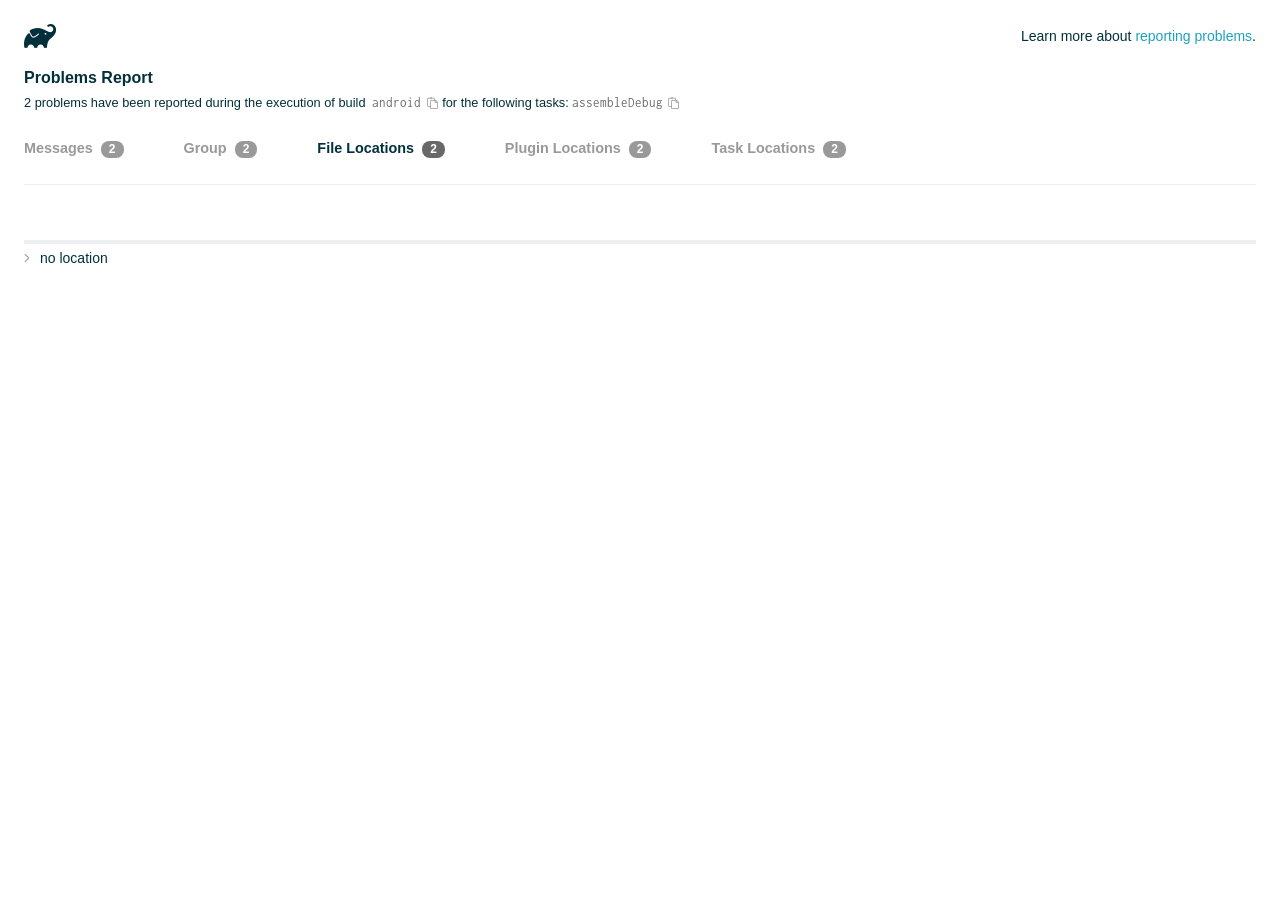
<file: android/build/reports/problems/problems-report.html>
<!DOCTYPE html>

<html lang="en">
<head>
    <!-- Required meta tags -->
    <meta charset="utf-8">
    <meta name="viewport" content="width=device-width, initial-scale=1, shrink-to-fit=no">

                    <style type="text/css">
                /*! normalize.css v7.0.0 | MIT License | github.com/necolas/normalize.css */
html {
    line-height: 1.15;
    -ms-text-size-adjust: 100%;
    -webkit-text-size-adjust: 100%
}

body {
    margin: 0
}

article, aside, footer, header, nav, section {
    display: block
}

h1 {
    font-size: 2em;
    margin: .67em 0
}

figcaption, figure, main {
    display: block
}

figure {
    margin: 1em 40px
}

hr {
    box-sizing: content-box;
    height: 0;
    overflow: visible
}

pre {
    font-family: monospace, monospace;
    font-size: 1em
}

a {
    background-color: transparent;
    -webkit-text-decoration-skip: objects
}

abbr[title] {
    border-bottom: none;
    text-decoration: underline;
    text-decoration: underline dotted
}

b, strong {
    font-weight: inherit
}

b, strong {
    font-weight: bolder
}

code, kbd, samp {
    font-family: monospace, monospace;
    font-size: 1em
}

dfn {
    font-style: italic
}

mark {
    background-color: #ff0;
    color: #000
}

small {
    font-size: 80%
}

sub, sup {
    font-size: 75%;
    line-height: 0;
    position: relative;
    vertical-align: baseline
}

sub {
    bottom: -.25em
}

sup {
    top: -.5em
}

audio, video {
    display: inline-block
}

audio:not([controls]) {
    display: none;
    height: 0
}

img {
    border-style: none
}

svg:not(:root) {
    overflow: hidden
}

button, input, optgroup, select, textarea {
    font-family: sans-serif;
    font-size: 100%;
    line-height: 1.15;
    margin: 0
}

button, input {
    overflow: visible
}

button, select {
    text-transform: none
}

[type=reset], [type=submit], button, html [type=button] {
    -webkit-appearance: button
}

[type=button]::-moz-focus-inner, [type=reset]::-moz-focus-inner, [type=submit]::-moz-focus-inner, button::-moz-focus-inner {
    border-style: none;
    padding: 0
}

[type=button]:-moz-focusring, [type=reset]:-moz-focusring, [type=submit]:-moz-focusring, button:-moz-focusring {
    outline: 1px dotted ButtonText
}

fieldset {
    padding: .35em .75em .625em
}

legend {
    box-sizing: border-box;
    color: inherit;
    display: table;
    max-width: 100%;
    padding: 0;
    white-space: normal
}

progress {
    display: inline-block;
    vertical-align: baseline
}

textarea {
    overflow: auto
}

[type=checkbox], [type=radio] {
    box-sizing: border-box;
    padding: 0
}

[type=number]::-webkit-inner-spin-button, [type=number]::-webkit-outer-spin-button {
    height: auto
}

[type=search] {
    -webkit-appearance: textfield;
    outline-offset: -2px
}

[type=search]::-webkit-search-cancel-button, [type=search]::-webkit-search-decoration {
    -webkit-appearance: none
}

::-webkit-file-upload-button {
    -webkit-appearance: button;
    font: inherit
}

details, menu {
    display: block
}

summary {
    display: list-item
}

canvas {
    display: inline-block
}

template {
    display: none
}

[hidden] {
    display: none
}

/* configuration cache styles */

.report-wrapper {
    margin: 0;
    padding: 0 24px;
}

.gradle-logo {
    width: 32px;
    height: 24px;
    background-image: url("[data-uri]");
    background-size: contain;
}

.header {
    display: flex;
    flex-wrap: wrap;
    position: fixed;
    top: 0;
    left: 0;
    width: 100%;
    padding: 24px 24px 0 24px;
    background-color: white;
    z-index: 1;
}

.learn-more {
    margin-left: auto;
    align-self: center;
    font-size: 0.875rem;
    font-weight: normal;
}

.title {
    display: flex;
    align-items: center;
    padding: 18px 0 24px 0;
    flex: 1 0 100%;
}

.content {
    font-size: 0.875rem;
    padding: 240px 0 48px;
    overflow-x: auto;
    white-space: nowrap;
}

.content ol:first-of-type {
    margin: 0;
}

.tree-btn {
    cursor: pointer;
    display: inline-block;
    width: 16px;
    height: 16px;
    background-size: contain;
    background-repeat: no-repeat;
    vertical-align: middle;
    margin-top: -0.2em;
}

.tree-btn.collapsed {
    background-image: url('data:image/svg+xml;utf8,<svg xmlns="http://www.w3.org/2000/svg" viewBox="0 0 192 512"><path d="M166.9 264.5l-117.8 116c-4.7 4.7-12.3 4.7-17 0l-7.1-7.1c-4.7-4.7-4.7-12.3 0-17L127.3 256 25.1 155.6c-4.7-4.7-4.7-12.3 0-17l7.1-7.1c4.7-4.7 12.3-4.7 17 0l117.8 116c4.6 4.7 4.6 12.3-.1 17z" fill="%23999999" stroke="%23999999"/></svg>');
}

.tree-btn.expanded {
    background-image: url('data:image/svg+xml;utf8,<svg xmlns="http://www.w3.org/2000/svg" viewBox="0 0 256 512"><path d="M119.5 326.9L3.5 209.1c-4.7-4.7-4.7-12.3 0-17l7.1-7.1c4.7-4.7 12.3-4.7 17 0L128 287.3l100.4-102.2c4.7-4.7 12.3-4.7 17 0l7.1 7.1c4.7 4.7 4.7 12.3 0 17L136.5 327c-4.7 4.6-12.3 4.6-17-.1z" fill="%23999999" stroke="%23999999"/></svg>');
}

ul .tree-btn {
    margin-right: 3px;
}

.leaf-icon {
    display: inline-block;
    width: 16px;
    height: 16px;
    background-image: url('data:image/svg+xml;utf8,<svg xmlns="http://www.w3.org/2000/svg" viewBox="0 0 256 512"><path d="M32 256 H224" stroke="%23999999" stroke-width="48" stroke-linecap="round"/></svg>');
    background-size: contain;
    background-repeat: no-repeat;
    vertical-align: middle;
    margin-top: -0.2em;
}

.invisible-text {
    user-select: all; /* Allow the text to be selectable */
    color: transparent; /* Hide the text */
    text-indent: -9999px; /* Move the text out of view */
    position: relative;
    white-space: pre; /* Preserve meaningful whitespace in the invisible text for copying */
}

.text-for-copy {
    display: inline-block;
}

.enum-icon {
    display: inline-block;
    width: 16px;
    height: 16px;
    background-image: url('data:image/svg+xml;utf8,<svg xmlns="http://www.w3.org/2000/svg" viewBox="0 0 1024 1024"><circle cx="512" cy="512" r="200" /></svg>');
    background-size: contain;
    background-repeat: no-repeat;
    vertical-align: middle;
    margin-inline-start: 0.5ex;
    margin-inline-end: 0.5ex;
    margin-top: -0.2em;
}

.error-icon {
    display: inline-block;
    width: 16px;
    height: 16px;
    background-image: url('data:image/svg+xml;utf8,<svg xmlns="http://www.w3.org/2000/svg" viewBox="0 0 320 512"><path d="M193.94 256L296.5 153.44l21.15-21.15c3.12-3.12 3.12-8.19 0-11.31l-22.63-22.63c-3.12-3.12-8.19-3.12-11.31 0L160 222.06 36.29 98.34c-3.12-3.12-8.19-3.12-11.31 0L2.34 120.97c-3.12 3.12-3.12 8.19 0 11.31L126.06 256 2.34 379.71c-3.12 3.12-3.12 8.19 0 11.31l22.63 22.63c3.12 3.12 8.19 3.12 11.31 0L160 289.94 262.56 392.5l21.15 21.15c3.12 3.12 8.19 3.12 11.31 0l22.63-22.63c3.12-3.12 3.12-8.19 0-11.31L193.94 256z" fill="%23FC461E" stroke="%23FC461E"/></svg>');
    background-size: contain;
    background-repeat: no-repeat;
    vertical-align: middle;
    margin-inline-start: 0.5ex;
    margin-inline-end: 0.5ex;
    margin-top: -0.2em;
}

.advice-icon {
    display: inline-block;
    width: 16px;
    height: 16px;
    background-image: url('data:image/svg+xml;utf8,<svg width="800px" height="800px" viewBox="-4.93 0 122.88 122.88" version="1.1" id="Layer_1" xmlns="http://www.w3.org/2000/svg" xmlns:xlink="http://www.w3.org/1999/xlink"  style="enable-background:new 0 0 113.01 122.88" xml:space="preserve"><g><path d="M44.13,102.06c-1.14,0.03-2.14-0.81-2.3-1.96c-0.17-1.2,0.64-2.31,1.82-2.54c-1.3-7.37-4.85-11.43-8.6-15.72 c-2.92-3.34-5.95-6.81-8.34-11.92c-2.35-5.03-3.64-10.23-3.6-15.63c0.05-5.4,1.42-10.96,4.4-16.71c0.02-0.04,0.04-0.07,0.06-0.11 l0,0c3.91-6.62,9.38-11.04,15.47-13.52c5.11-2.09,10.66-2.8,16.1-2.3c5.42,0.5,10.73,2.2,15.37,4.94 c5.9,3.49,10.75,8.67,13.42,15.21c1.44,3.54,2.42,7.49,2.54,11.82c0.12,4.31-0.62,8.96-2.61,13.88 c-2.66,6.59-6.18,10.68-9.47,14.51c-3.03,3.53-5.85,6.81-7.42,11.84c0.89,0.21,1.59,0.94,1.73,1.9c0.17,1.24-0.7,2.39-1.94,2.56 l-0.77,0.11c-0.14,1.09-0.23,2.26-0.27,3.51l0.25-0.04c1.24-0.17,2.39,0.7,2.56,1.94c0.17,1.24-0.7,2.39-1.94,2.56l-0.78,0.11 c0.01,0.15,0.02,0.3,0.03,0.45l0,0c0.07,0.88,0.08,1.73,0.03,2.54l0.13-0.02c1.25-0.15,2.38,0.74,2.54,1.98 c0.15,1.25-0.74,2.38-1.98,2.54l-1.68,0.21c-1.2,3.11-3.34,5.48-5.87,6.94c-1.74,1.01-3.67,1.59-5.61,1.71 c-1.97,0.12-3.96-0.25-5.78-1.13c-2.08-1.02-3.94-2.71-5.29-5.14c-0.65-0.33-1.13-0.97-1.23-1.75c-0.04-0.31-0.01-0.61,0.07-0.89 c-0.39-1.16-0.68-2.43-0.87-3.83l-0.07,0.01c-1.24,0.17-2.39-0.7-2.56-1.94c-0.17-1.24,0.7-2.39,1.94-2.56l0.54-0.08 C44.19,104.32,44.18,103.16,44.13,102.06L44.13,102.06z M2.18,58.86C1.01,58.89,0.04,57.98,0,56.81c-0.04-1.17,0.88-2.14,2.05-2.18 l8.7-0.3c1.17-0.04,2.14,0.88,2.18,2.05c0.04,1.17-0.88,2.14-2.05,2.18L2.18,58.86L2.18,58.86z M110.68,50.25 c1.16-0.12,2.2,0.73,2.32,1.89c0.12,1.16-0.73,2.2-1.89,2.32l-8.66,0.91c-1.16,0.12-2.2-0.73-2.32-1.89 c-0.12-1.16,0.73-2.2,1.89-2.32L110.68,50.25L110.68,50.25z M94.91,14.78c0.65-0.97,1.96-1.23,2.93-0.58 c0.97,0.65,1.23,1.96,0.58,2.93l-4.84,7.24c-0.65,0.97-1.96,1.23-2.93,0.58c-0.97-0.65-1.23-1.96-0.58-2.93L94.91,14.78 L94.91,14.78z M57.63,2.06c0.03-1.17,1-2.09,2.16-2.06c1.17,0.03,2.09,1,2.06,2.16l-0.22,8.7c-0.03,1.17-1,2.09-2.16,2.06 c-1.17-0.03-2.09-1-2.06-2.16L57.63,2.06L57.63,2.06z M13.88,15.53c-0.86-0.8-0.9-2.14-0.11-2.99c0.8-0.86,2.14-0.9,2.99-0.11 l6.37,5.94c0.86,0.8,0.9,2.14,0.11,2.99c-0.8,0.86-2.14,0.9-2.99,0.11L13.88,15.53L13.88,15.53z M47.88,96.95l18.49-2.63 c1.59-6.7,5.05-10.73,8.8-15.08c3.08-3.58,6.36-7.4,8.76-13.34c1.76-4.35,2.41-8.43,2.31-12.19c-0.1-3.75-0.96-7.21-2.24-10.34 c-2.3-5.63-6.51-10.11-11.65-13.15c-4.11-2.43-8.8-3.94-13.59-4.37c-4.77-0.44-9.64,0.19-14.13,2.02 c-5.26,2.15-9.99,5.97-13.39,11.72c-2.64,5.12-3.86,10.02-3.9,14.73c-0.04,4.74,1.11,9.33,3.2,13.8c2.13,4.56,4.97,7.8,7.69,10.92 C42.47,83.9,46.48,88.49,47.88,96.95L47.88,96.95z M65.62,99.02l-17.27,2.45c0.05,1.1,0.07,2.25,0.05,3.47l17.05-2.42 C65.47,101.29,65.52,100.12,65.62,99.02L65.62,99.02z M48.49,109.52c0.12,0.92,0.3,1.76,0.53,2.54l16.55-2.04 c0.11-0.86,0.13-1.77,0.05-2.74l0,0l0-0.02l-0.01-0.17L48.49,109.52L48.49,109.52z M51.37,116.36c0.64,0.67,1.35,1.19,2.1,1.55 c1.15,0.56,2.42,0.79,3.67,0.72c1.29-0.08,2.57-0.47,3.74-1.15c1.1-0.64,2.09-1.53,2.88-2.65L51.37,116.36L51.37,116.36z"/></g></svg>');
    background-size: contain;
    background-repeat: no-repeat;
    vertical-align: middle;
    margin-inline-start: 0.5ex;
    margin-inline-end: 0.5ex;
    margin-top: -0.2em;
}

.warning-icon {
    display: inline-block;
    width: 13px;
    height: 13px;
    background-image: url('data:image/svg+xml;utf8,<svg xmlns="http://www.w3.org/2000/svg" viewBox="0 0 576 512"><path d="M270.2 160h35.5c3.4 0 6.1 2.8 6 6.2l-7.5 196c-.1 3.2-2.8 5.8-6 5.8h-20.5c-3.2 0-5.9-2.5-6-5.8l-7.5-196c-.1-3.4 2.6-6.2 6-6.2zM288 388c-15.5 0-28 12.5-28 28s12.5 28 28 28 28-12.5 28-28-12.5-28-28-28zm281.5 52L329.6 24c-18.4-32-64.7-32-83.2 0L6.5 440c-18.4 31.9 4.6 72 41.6 72H528c36.8 0 60-40 41.5-72zM528 480H48c-12.3 0-20-13.3-13.9-24l240-416c6.1-10.6 21.6-10.7 27.7 0l240 416c6.2 10.6-1.5 24-13.8 24z" fill="%23DEAD22" stroke="%23DEAD22"/></svg>');
    background-size: contain;
    background-repeat: no-repeat;
    vertical-align: middle;
    margin-inline-start: 0.3ex;
    margin-inline-end: 1.1ex;
    margin-top: -0.1em;
}

.documentation-button {
    cursor: pointer;
    display: inline-block;
    width: 13px;
    height: 13px;
    background-image: url('data:image/svg+xml;utf8,<svg xmlns="http://www.w3.org/2000/svg" viewBox="0 0 512 512"><path d="M256 340c-15.464 0-28 12.536-28 28s12.536 28 28 28 28-12.536 28-28-12.536-28-28-28zm7.67-24h-16c-6.627 0-12-5.373-12-12v-.381c0-70.343 77.44-63.619 77.44-107.408 0-20.016-17.761-40.211-57.44-40.211-29.144 0-44.265 9.649-59.211 28.692-3.908 4.98-11.054 5.995-16.248 2.376l-13.134-9.15c-5.625-3.919-6.86-11.771-2.645-17.177C185.658 133.514 210.842 116 255.67 116c52.32 0 97.44 29.751 97.44 80.211 0 67.414-77.44 63.849-77.44 107.408V304c0 6.627-5.373 12-12 12zM256 40c118.621 0 216 96.075 216 216 0 119.291-96.61 216-216 216-119.244 0-216-96.562-216-216 0-119.203 96.602-216 216-216m0-32C119.043 8 8 119.083 8 256c0 136.997 111.043 248 248 248s248-111.003 248-248C504 119.083 392.957 8 256 8z" fill="%23999999" stroke="%23999999"/></svg>');
    background-size: contain;
    background-repeat: no-repeat;
    vertical-align: middle;
    margin-inline-start: 0.5ex;
    margin-inline-end: 0.5ex;
    margin-top: -0.2em;
}

.documentation-button::selection {
    color: transparent;
}

.documentation-button:hover {
    color: transparent;
}

.copy-button {
    cursor: pointer;
    display: inline-block;
    width: 12px;
    height: 12px;
    background-image: url('data:image/svg+xml;utf8,<svg xmlns="http://www.w3.org/2000/svg" viewBox="0 0 448 512"><path d="M433.941 193.941l-51.882-51.882A48 48 0 0 0 348.118 128H320V80c0-26.51-21.49-48-48-48h-66.752C198.643 13.377 180.858 0 160 0s-38.643 13.377-45.248 32H48C21.49 32 0 53.49 0 80v288c0 26.51 21.49 48 48 48h80v48c0 26.51 21.49 48 48 48h224c26.51 0 48-21.49 48-48V227.882a48 48 0 0 0-14.059-33.941zm-22.627 22.627a15.888 15.888 0 0 1 4.195 7.432H352v-63.509a15.88 15.88 0 0 1 7.431 4.195l51.883 51.882zM160 30c9.941 0 18 8.059 18 18s-8.059 18-18 18-18-8.059-18-18 8.059-18 18-18zM48 384c-8.822 0-16-7.178-16-16V80c0-8.822 7.178-16 16-16h66.752c6.605 18.623 24.389 32 45.248 32s38.643-13.377 45.248-32H272c8.822 0 16 7.178 16 16v48H176c-26.51 0-48 21.49-48 48v208H48zm352 96H176c-8.822 0-16-7.178-16-16V176c0-8.822 7.178-16 16-16h144v72c0 13.2 10.8 24 24 24h72v208c0 8.822-7.178 16-16 16z" fill="%23999999" stroke="%23999999"/></svg>');
    background-size: contain;
    background-repeat: no-repeat;
    vertical-align: middle;
    margin-inline-start: 0.5ex;
    margin-top: -0.2em;
}

.groups{
    display: flex;
    border-bottom: 1px solid #EDEEEF;
    flex: 1 0 100%;
}

.uncategorized {
    display: flex;
    border-top: 4px solid #EDEEEF;
    flex: 1 0 100%;
}

.group-selector {
    padding: 0 52px 24px 0;
    font-size: 0.9rem;
    font-weight: bold;
    color: #999999;
    cursor: pointer;
}

.group-selector__count {
    margin: 0 8px;
    border-radius: 8px;
    background-color: #999;
    color: #fff;
    padding: 1px 8px 2px;
    font-size: 0.75rem;
}

.group-selector--active {
    color: #02303A;
    cursor: auto;
}

.group-selector--active .group-selector__count {
    background-color: #686868;
}

.group-selector--disabled {
    cursor: not-allowed;
}

.accordion-header {
    cursor: pointer;
}

.container {
    padding-left: 0.5em;
    padding-right: 0.5em;
}

.stacktrace {
    border-radius: 4px;
    overflow-x: auto;
    padding: 0.5rem;
    margin-bottom: 0;
    min-width: 1000px;
}

/* Lato (bold, regular) */
@font-face {
    font-display: swap;
    font-family: Lato;
    font-weight: 500;
    font-style: normal;
    src: url("https://assets.gradle.com/lato/fonts/lato-semibold/lato-semibold.woff2") format("woff2"),
    url("https://assets.gradle.com/lato/fonts/lato-semibold/lato-semibold.woff") format("woff");
}

@font-face {
    font-display: swap;
    font-family: Lato;
    font-weight: bold;
    font-style: normal;
    src: url("https://assets.gradle.com/lato/fonts/lato-bold/lato-bold.woff2") format("woff2"),
    url("https://assets.gradle.com/lato/fonts/lato-bold/lato-bold.woff") format("woff");
}

* {
    -webkit-box-sizing: border-box;
    -moz-box-sizing: border-box;
    box-sizing: border-box;
}

html,
body {
    margin: 0;
    padding: 0;
}

html {
    font-family: "Lato", "Helvetica Neue", Arial, sans-serif;
    font-size: 16px;
    font-weight: 400;
    line-height: 1.5;
}

body {
    color: #02303A;
    background-color: #ffffff;
    -webkit-text-size-adjust: 100%;
    -ms-text-size-adjust: 100%;
    -webkit-font-smoothing: antialiased;
}


/* typography */
h1, h2, h3, h4, h5, h6 {
    color: #02303A;
    text-rendering: optimizeLegibility;
    margin: 0;
}

h1 {
    font-size: 1rem;
}

h2 {
    font-size: 0.9rem;
}

h3 {
    font-size: 1.125rem;
}

h4, h5, h6 {
    font-size: 0.875rem;
}

h1 code {
    font-weight: bold;
}

ul, ol, dl {
    list-style-position: outside;
    line-height: 1.6;
    padding: 0;
    margin: 0 0 0 20px;
    list-style-type: none;
}

li {
    line-height: 2;
}

a {
    color: #1DA2BD;
    text-decoration: none;
    transition: all 0.3s ease, visibility 0s;
}

a:hover {
    color: #35c1e4;
}

/* code */
code, pre {
    font-family: Inconsolata, Monaco, "Courier New", monospace;
    font-style: normal;
    font-variant-ligatures: normal;
    font-variant-caps: normal;
    font-variant-numeric: normal;
    font-variant-east-asian: normal;
    font-weight: normal;
    font-stretch: normal;
    color: #686868;
}

*:not(pre) > code {
    letter-spacing: 0;
    padding: 0.1em 0.5ex;
    text-rendering: optimizeSpeed;
    word-spacing: -0.15em;
    word-wrap: break-word;
}

pre {
    font-size: 0.75rem;
    line-height: 1.8;
    margin-top: 0;
    margin-bottom: 1.5em;
    padding: 1rem;
}

pre code {
    background-color: transparent;
    color: inherit;
    line-height: 1.8;
    font-size: 100%;
    padding: 0;
}

a code {
    color: #1BA8CB;
}

pre.code, pre.programlisting, pre.screen, pre.tt {
    background-color: #f7f7f8;
    border-radius: 4px;
    font-size: 1em;
    line-height: 1.45;
    margin-bottom: 1.25em;
    overflow-x: auto;
    padding: 1rem;
}

li em, p em {
    padding: 0 1px;
}

code em, tt em {
    text-decoration: none;
}

code + .copy-button {
    margin-inline-start: 0.2ex;
}

.java-exception {
    font-size: 0.75rem;
    padding-left: 24px;
}

.java-exception ul {
    margin: 0;
    line-height: inherit;
}

.java-exception code {
    white-space: pre;
}

.java-exception-part-toggle {
    user-select: none;
    cursor: pointer;
    border-radius: 2px;
    padding: 0.1em 0.2em;
    background: azure;
    color: #686868;
}

                </style>
    <!-- Inconsolata is used as a default monospace font in the report. -->
    <link rel="stylesheet" href="https://fonts.googleapis.com/css?family=Inconsolata:400,700" />

    <title>Gradle Configuration Cache</title>
</head>
<body>

<div id="playground"></div>

<div class="report" id="report">
    Loading...
</div>

<script type="text/javascript">
function configurationCacheProblems() { return (
// begin-report-data
{"diagnostics":[{"locations":[{},{"pluginId":"com.android.internal.application"}],"problem":[{"text":"Declaring an 'is-' property with a Boolean type has been deprecated."}],"severity":"WARNING","problemDetails":[{"text":"Starting with Gradle 9.0, this property will be ignored by Gradle."}],"contextualLabel":"Declaring an 'is-' property with a Boolean type has been deprecated.","documentationLink":"https://docs.gradle.org/8.14/userguide/upgrading_version_8.html#groovy_boolean_properties","problemId":[{"name":"deprecation","displayName":"Deprecation"},{"name":"declaring-an-is-property-with-a-boolean-type","displayName":"Declaring an 'is-' property with a Boolean type has been deprecated."}],"solutions":[[{"text":"Add a method named 'getCrunchPngs' with the same behavior and mark the old one with @Deprecated, or change the type of 'com.android.build.gradle.internal.dsl.BuildType$AgpDecorated.isCrunchPngs' (and the setter) to 'boolean'."}],[{"text":"The combination of method name and return type is not consistent with Java Bean property rules and will become unsupported in future versions of Groovy."}]]},{"locations":[{},{"pluginId":"com.android.internal.application"}],"problem":[{"text":"Declaring an 'is-' property with a Boolean type has been deprecated."}],"severity":"WARNING","problemDetails":[{"text":"Starting with Gradle 9.0, this property will be ignored by Gradle."}],"contextualLabel":"Declaring an 'is-' property with a Boolean type has been deprecated.","documentationLink":"https://docs.gradle.org/8.14/userguide/upgrading_version_8.html#groovy_boolean_properties","problemId":[{"name":"deprecation","displayName":"Deprecation"},{"name":"declaring-an-is-property-with-a-boolean-type","displayName":"Declaring an 'is-' property with a Boolean type has been deprecated."}],"solutions":[[{"text":"Add a method named 'getUseProguard' with the same behavior and mark the old one with @Deprecated, or change the type of 'com.android.build.gradle.internal.dsl.BuildType.isUseProguard' (and the setter) to 'boolean'."}],[{"text":"The combination of method name and return type is not consistent with Java Bean property rules and will become unsupported in future versions of Groovy."}]]}],"problemsReport":{"totalProblemCount":2,"buildName":"android","requestedTasks":"assembleDebug","documentationLink":"https://docs.gradle.org/8.14/userguide/reporting_problems.html","documentationLinkCaption":"Problem report","summaries":[]}}
// end-report-data
);}
</script>
                <script type="text/javascript">
                !function(n,t){"object"==typeof exports&&"object"==typeof module?module.exports=t():"function"==typeof define&&define.amd?define([],t):"object"==typeof exports?exports["configuration-cache-report"]=t():n["configuration-cache-report"]=t()}(this,(()=>(({70:function(){void 0===ArrayBuffer.isView&&(ArrayBuffer.isView=function(n){return null!=n&&null!=n.__proto__&&n.__proto__.__proto__===Int8Array.prototype.__proto__}),void 0===Math.imul&&(Math.imul=function(n,t){return(4294901760&n)*(65535&t)+(65535&n)*(0|t)|0}),this["configuration-cache-report"]=function(n){"use strict";var t,r,i,e,u,o,f,s,c,a,h,l,_,v,d,g,w,b,p,m,k,q,y,B,C,x,j,P,I,S,z,T,E,L,N,A,M,F,D,O,R,H,$,G,U,V,Q,Z,Y,W,K,X,J,nn,tn,rn,en,un,on,fn,sn,cn,an,hn,ln,_n,vn,dn,gn,wn,bn,pn,mn,kn,qn,yn,Bn,Cn,xn,jn,Pn,In,Sn,zn,Tn,En,Ln,Nn,An,Mn=Math.imul,Fn=ArrayBuffer.isView;function Dn(n,t){if(!(t>=0))throw _u(ce("Requested element count "+t+" is less than zero."));return function(n,t){if(!(t>=0))throw _u(ce("Requested element count "+t+" is less than zero."));if(0===t)return Ct();if(t>=n.length)return function(n){switch(n.length){case 0:return Ct();case 1:return qr(n[0]);default:return function(n){return Hr(function(n){return new It(n,!1)}(n))}(n)}}(n);if(1===t)return qr(n[0]);var r=0,i=Rr(),e=0,u=n.length;n:for(;e<u;){var o=n[e];if(e=e+1|0,i.d(o),(r=r+1|0)===t)break n}return i}(n,rt(n.length-t|0,0))}function On(n,t,r,i,e,u,o){return t=t===A?", ":t,r=r===A?"":r,i=i===A?"":i,e=e===A?-1:e,u=u===A?"...":u,o=o===A?null:o,function(n,t,r,i,e,u,o,f){r=r===A?", ":r,i=i===A?"":i,e=e===A?"":e,u=u===A?-1:u,o=o===A?"...":o,f=f===A?null:f,t.e(i);var s=0,c=0,a=n.length;n:for(;c<a;){var h=n[c];if(c=c+1|0,(s=s+1|0)>1&&t.e(r),!(u<0||s<=u))break n;Jt(t,h,f)}return u>=0&&s>u&&t.e(o),t.e(e),t}(n,Bi(),t,r,i,e,u,o).toString()}function Rn(n){return n.length-1|0}function Hn(n,t){if(null==t){var r=0,i=n.length-1|0;if(r<=i)do{var e=r;if(r=r+1|0,null==n[e])return e}while(r<=i)}else{var u=0,o=n.length-1|0;if(u<=o)do{var f=u;if(u=u+1|0,le(t,n[f]))return f}while(u<=o)}return-1}function $n(n,t,r,i,e,u,o){return t=t===A?", ":t,r=r===A?"":r,i=i===A?"":i,e=e===A?-1:e,u=u===A?"...":u,o=o===A?null:o,Gn(n,Bi(),t,r,i,e,u,o).toString()}function Gn(n,t,r,i,e,u,o,f){r=r===A?", ":r,i=i===A?"":i,e=e===A?"":e,u=u===A?-1:u,o=o===A?"...":o,f=f===A?null:f,t.e(i);var s=0,c=n.f();n:for(;c.g();){var a=c.h();if((s=s+1|0)>1&&t.e(r),!(u<0||s<=u))break n;Jt(t,a,f)}return u>=0&&s>u&&t.e(o),t.e(e),t}function Un(n){if(n.i())throw xu("List is empty.");return n.j(0)}function Vn(n){return new tt(n)}function Qn(n){if(Ke(n,Di)){var t;switch(n.k()){case 0:t=Ct();break;case 1:t=qr(Ke(n,Fi)?n.j(0):n.f().h());break;default:t=Zn(n)}return t}return xt(Xn(n))}function Zn(n){return Hr(n)}function Yn(n){if(Ke(n,Di)&&n.k()<=1)return Qn(n);var t=Xn(n);return function(n){var t=(n.k()/2|0)-1|0;if(t<0)return br();var r=jt(n),i=0;if(i<=t)do{var e=i;i=i+1|0;var u=n.j(e);n.f4(e,n.j(r)),n.f4(r,u),r=r-1|0}while(e!==t)}(t),t}function Wn(n,t){if(!(t>=0))throw _u(ce("Requested element count "+t+" is less than zero."));return function(n,t){if(!(t>=0))throw _u(ce("Requested element count "+t+" is less than zero."));if(0===t)return Ct();if(Ke(n,Di)){if(t>=n.k())return Qn(n);if(1===t)return qr(function(n){if(Ke(n,Fi))return Un(n);var t=n.f();if(!t.g())throw xu("Collection is empty.");return t.h()}(n))}var r=0,i=Rr(),e=n.f();n:for(;e.g();){var u=e.h();if(i.d(u),(r=r+1|0)===t)break n}return xt(i)}(n,rt(n.k()-t|0,0))}function Kn(n,t){if(!(t>=0))throw _u(ce("Requested element count "+t+" is less than zero."));if(0===t)return Ct();var r=n.k();if(t>=r)return Qn(n);if(1===t)return qr(Jn(n));var i=Rr();if(Ke(n,bi)){var e=r-t|0;if(e<r)do{var u=e;e=e+1|0,i.d(n.j(u))}while(e<r)}else for(var o=n.l(r-t|0);o.g();){var f=o.h();i.d(f)}return i}function Xn(n){return Ke(n,Di)?Zn(n):nt(n,Or())}function Jn(n){if(n.i())throw xu("List is empty.");return n.j(jt(n))}function nt(n,t){for(var r=n.f();r.g();){var i=r.h();t.d(i)}return t}function tt(n){this.n_1=n}function rt(n,t){return n<t?t:n}function it(n,t){return n>t?t:n}function et(n,t){return Kt().q(n,t,-1)}function ut(n,t){return new Ft(n,t)}function ot(n){var t=n.f();if(!t.g())return Ct();var r=t.h();if(!t.g())return qr(r);var i=Or();for(i.d(r);t.g();)i.d(t.h());return i}function ft(n){this.r_1=n}function st(n,t){this.s_1=n,this.t_1=t}function ct(){}function at(n){this.x_1=n,this.w_1=0}function ht(n,t){this.a1_1=n,at.call(this,n),_t().b1(t,this.a1_1.k()),this.w_1=t}function lt(){t=this}function _t(){return null==t&&new lt,t}function vt(){_t(),ct.call(this)}function dt(n){this.h1_1=n}function gt(n,t){return t===n?"(this Map)":Vi(t)}function wt(n,t){var r;n:{for(var i=n.o().f();i.g();){var e=i.h();if(le(e.j1(),t)){r=e;break n}}r=null}return r}function bt(){r=this}function pt(){return null==r&&new bt,r}function mt(n){this.q1_1=n,ct.call(this)}function kt(){pt(),this.n1_1=null,this.o1_1=null}function qt(){i=this}function yt(){return null==i&&new qt,i}function Bt(n){return n.length>0?ou(n):Ct()}function Ct(){return null==e&&new Pt,e}function xt(n){switch(n.k()){case 0:return Ct();case 1:return qr(n.j(0));default:return n}}function jt(n){return n.k()-1|0}function Pt(){e=this,this.z1_1=new ke(-1478467534,-1720727600)}function It(n,t){this.b2_1=n,this.c2_1=t}function St(){u=this}function zt(){return null==u&&new St,u}function Tt(n,t){return Ke(n,Di)?n.k():t}function Et(n,t){if(Ke(t,Di))return n.m(t);for(var r=!1,i=t.f();i.g();){var e=i.h();n.d(e)&&(r=!0)}return r}function Lt(){}function Nt(n,t){this.h2_1=n,this.g2_1=n.i2_1.l(function(n,t){if(!(0<=t&&t<=n.k()))throw du("Position index "+t+" must be in range ["+Ve(0,n.k())+"].");return n.k()-t|0}(n,t))}function At(n){vt.call(this),this.i2_1=n}function Mt(n){this.k2_1=n,this.j2_1=n.l2_1.f()}function Ft(n,t){this.l2_1=n,this.m2_1=t}function Dt(n){for(;n.n2_1.g();){var t=n.n2_1.h();if(n.q2_1.t2_1(t)===n.q2_1.s2_1)return n.p2_1=t,n.o2_1=1,br()}n.o2_1=0}function Ot(n){this.q2_1=n,this.n2_1=n.r2_1.f(),this.o2_1=-1,this.p2_1=null}function Rt(n,t,r){t=t===A||t,this.r2_1=n,this.s2_1=t,this.t2_1=r}function Ht(){return null==o&&new $t,o}function $t(){o=this,this.u2_1=new ke(1993859828,793161749)}function Gt(n,t,r){return Ut(Ut(n,r)-Ut(t,r)|0,r)}function Ut(n,t){var r=n%t|0;return r>=0?r:r+t|0}function Vt(){f=this,this.p_1=new Zt(1,0)}function Qt(){return null==f&&new Vt,f}function Zt(n,t){Qt(),Xt.call(this,n,t,1)}function Yt(n,t,r){Lt.call(this),this.d3_1=r,this.e3_1=t,this.f3_1=this.d3_1>0?n<=t:n>=t,this.g3_1=this.f3_1?n:this.e3_1}function Wt(){s=this}function Kt(){return null==s&&new Wt,s}function Xt(n,t,r){if(Kt(),0===r)throw _u("Step must be non-zero.");if(r===mr().MIN_VALUE)throw _u("Step must be greater than Int.MIN_VALUE to avoid overflow on negation.");this.z2_1=n,this.a3_1=function(n,t,r){var i;if(r>0)i=n>=t?t:t-Gt(t,n,r)|0;else{if(!(r<0))throw _u("Step is zero.");i=n<=t?t:t+Gt(n,t,0|-r)|0}return i}(n,t,r),this.b3_1=r}function Jt(n,t,r){null!=r?n.e(r(t)):null==t||nu(t)?n.e(t):t instanceof Mi?n.i3(t.h3_1):n.e(Vi(t))}function nr(n,t,r){if(n===t)return!0;if(!(r=r!==A&&r))return!1;var i=xi(n),e=xi(t);return i===e||le(new Mi(ne(Li(i).toLowerCase(),0)),new Mi(ne(Li(e).toLowerCase(),0)))}function tr(n){return re(n)-1|0}function rr(n,t,r,i){return r=r===A?0:r,(i=i!==A&&i)||"string"!=typeof n?ir(n,t,r,re(n),i):n.indexOf(t,r)}function ir(n,t,r,i,e,u){var o=(u=u!==A&&u)?et(it(r,tr(n)),rt(i,0)):Ve(rt(r,0),it(i,re(n)));if("string"==typeof n&&"string"==typeof t){var f=o.z2_1,s=o.a3_1,c=o.b3_1;if(c>0&&f<=s||c<0&&s<=f)do{var a=f;if(f=f+c|0,Ti(t,0,n,a,re(t),e))return a}while(a!==s)}else{var h=o.z2_1,l=o.a3_1,_=o.b3_1;if(_>0&&h<=l||_<0&&l<=h)do{var v=h;if(h=h+_|0,fr(t,0,n,v,re(t),e))return v}while(v!==l)}return-1}function er(n){var t=0,r=re(n)-1|0,i=!1;n:for(;t<=r;){var e=ji(ne(n,i?r:t));if(i){if(!e)break n;r=r-1|0}else e?t=t+1|0:i=!0}return ie(n,t,r+1|0)}function ur(n,t){return ce(ie(n,t.y2(),t.c3()+1|0))}function or(n,t,r,i,e){r=r===A?0:r,i=i!==A&&i,sr(e=e===A?0:e);var u,o,f=ou(t);return new hr(n,r,e,(u=f,o=i,function(n,t){var r=function(n,t,r,i){if(!i&&1===t.k()){var e=function(n){if(Ke(n,Fi))return function(n){var t;switch(n.k()){case 0:throw xu("List is empty.");case 1:t=n.j(0);break;default:throw _u("List has more than one element.")}return t}(n);var t=n.f();if(!t.g())throw xu("Collection is empty.");var r=t.h();if(t.g())throw _u("Collection has more than one element.");return r}(t),u=rr(n,e,r);return u<0?null:_r(u,e)}var o=Ve(rt(r,0),re(n));if("string"==typeof n){var f=o.z2_1,s=o.a3_1,c=o.b3_1;if(c>0&&f<=s||c<0&&s<=f)do{var a,h=f;f=f+c|0;n:{for(var l=t.f();l.g();){var _=l.h();if(Ti(_,0,n,h,_.length,i)){a=_;break n}}a=null}if(null!=a)return _r(h,a)}while(h!==s)}else{var v=o.z2_1,d=o.a3_1,g=o.b3_1;if(g>0&&v<=d||g<0&&d<=v)do{var w,b=v;v=v+g|0;n:{for(var p=t.f();p.g();){var m=p.h();if(fr(m,0,n,b,m.length,i)){w=m;break n}}w=null}if(null!=w)return _r(b,w)}while(b!==d)}return null}(n,u,t,o);return null==r?null:_r(r.t3_1,r.u3_1.length)}))}function fr(n,t,r,i,e,u){if(i<0||t<0||t>(re(n)-e|0)||i>(re(r)-e|0))return!1;var o=0;if(o<e)do{var f=o;if(o=o+1|0,!nr(ne(n,t+f|0),ne(r,i+f|0),u))return!1}while(o<e);return!0}function sr(n){if(!(n>=0))throw _u(ce("Limit must be non-negative, but was "+n))}function cr(n){if(n.l3_1<0)n.j3_1=0,n.m3_1=null;else{var t;if(n.o3_1.r3_1>0?(n.n3_1=n.n3_1+1|0,t=n.n3_1>=n.o3_1.r3_1):t=!1,t||n.l3_1>re(n.o3_1.p3_1))n.m3_1=Ve(n.k3_1,tr(n.o3_1.p3_1)),n.l3_1=-1;else{var r=n.o3_1.s3_1(n.o3_1.p3_1,n.l3_1);if(null==r)n.m3_1=Ve(n.k3_1,tr(n.o3_1.p3_1)),n.l3_1=-1;else{var i=r.v3(),e=r.w3();n.m3_1=function(n,t){return t<=mr().MIN_VALUE?Qt().p_1:Ve(n,t-1|0)}(n.k3_1,i),n.k3_1=i+e|0,n.l3_1=n.k3_1+(0===e?1:0)|0}}n.j3_1=1}}function ar(n){this.o3_1=n,this.j3_1=-1,this.k3_1=function(n,t,r){if(0>r)throw _u("Cannot coerce value to an empty range: maximum "+r+" is less than minimum 0.");return n<0?0:n>r?r:n}(n.q3_1,0,re(n.p3_1)),this.l3_1=this.k3_1,this.m3_1=null,this.n3_1=0}function hr(n,t,r,i){this.p3_1=n,this.q3_1=t,this.r3_1=r,this.s3_1=i}function lr(n,t){this.t3_1=n,this.u3_1=t}function _r(n,t){return new lr(n,t)}function vr(){}function dr(){}function gr(){}function wr(){c=this}function br(){return null==c&&new wr,c}function pr(){a=this,this.MIN_VALUE=-2147483648,this.MAX_VALUE=2147483647,this.SIZE_BYTES=4,this.SIZE_BITS=32}function mr(){return null==a&&new pr,a}function kr(n){for(var t=[],r=n.f();r.g();)t.push(r.h());return t}function qr(n){return 0===(t=[n]).length?Or():Hr(new It(t,!0));var t}function yr(n){return n<0&&function(){throw Pu("Index overflow has happened.")}(),n}function Br(n){return void 0!==n.toArray?n.toArray():kr(n)}function Cr(n){return function(n,t){for(var r=0,i=n.length;r<i;){var e=n[r];r=r+1|0,t.d(e)}return t}(t=[n],(r=t.length,i=de(ve(ni)),function(n,t,r){Mr.call(r),ni.call(r),r.y5_1=function(n){return Kr(n,0,de(ve(Xr)))}(n)}(r,0,i),i));var t,r,i}function xr(){ct.call(this)}function jr(n){this.j4_1=n,this.h4_1=0,this.i4_1=-1}function Pr(n,t){this.n4_1=n,jr.call(this,n),_t().b1(t,this.n4_1.k()),this.h4_1=t}function Ir(){xr.call(this),this.o4_1=0}function Sr(n){this.r4_1=n}function zr(n){this.s4_1=n}function Tr(n,t){this.t4_1=n,this.u4_1=t}function Er(){Mr.call(this)}function Lr(n){this.x4_1=n,Mr.call(this)}function Nr(n){this.e5_1=n,xr.call(this)}function Ar(){kt.call(this),this.c5_1=null,this.d5_1=null}function Mr(){xr.call(this)}function Fr(){h=this;var n=Rr();n.c_1=!0,this.i5_1=n}function Dr(){return null==h&&new Fr,h}function Or(){return n=de(ve(Gr)),t=[],Gr.call(n,t),n;var n,t}function Rr(n){return t=de(ve(Gr)),r=[],Gr.call(t,r),t;var t,r}function Hr(n){return function(n,t){var r;return r=Br(n),Gr.call(t,r),t}(n,de(ve(Gr)))}function $r(n,t){return _t().e1(t,n.k()),t}function Gr(n){Dr(),Ir.call(this),this.b_1=n,this.c_1=!1}function Ur(n,t,r,i,e){if(r===i)return n;var u=(r+i|0)/2|0,o=Ur(n,t,r,u,e),f=Ur(n,t,u+1|0,i,e),s=o===t?n:t,c=r,a=u+1|0,h=r;if(h<=i)do{var l=h;if(h=h+1|0,c<=u&&a<=i){var _=o[c],v=f[a];e.compare(_,v)<=0?(s[l]=_,c=c+1|0):(s[l]=v,a=a+1|0)}else c<=u?(s[l]=o[c],c=c+1|0):(s[l]=f[a],a=a+1|0)}while(l!==i);return s}function Vr(n,t){return(3&n)-(3&t)|0}function Qr(){_=this}function Zr(n){this.n5_1=n,Er.call(this)}function Yr(n){return function(n,t){Ar.call(t),Xr.call(t),t.t5_1=n,t.u5_1=n.w5()}(new ui((null==_&&new Qr,_)),n),n}function Wr(){return Yr(de(ve(Xr)))}function Kr(n,t,r){if(Yr(r),!(n>=0))throw _u(ce("Negative initial capacity: "+n));if(!(t>=0))throw _u(ce("Non-positive load factor: "+t));return r}function Xr(){this.v5_1=null}function Jr(n,t){return Mr.call(t),ni.call(t),t.y5_1=n,t}function ni(){}function ti(n,t){var r=ii(n,n.h6_1.m5(t));if(null==r)return null;var i=r;if(null!=i&&Xe(i))return ri(i,n,t);var e=i;return n.h6_1.l5(e.j1(),t)?e:null}function ri(n,t,r){var i;n:{for(var e=0,u=n.length;e<u;){var o=n[e];if(e=e+1|0,t.h6_1.l5(o.j1(),r)){i=o;break n}}i=null}return i}function ii(n,t){var r=n.i6_1[t];return void 0===r?null:r}function ei(n){this.g6_1=n,this.z5_1=-1,this.a6_1=Object.keys(n.i6_1),this.b6_1=-1,this.c6_1=null,this.d6_1=!1,this.e6_1=-1,this.f6_1=null}function ui(n){this.h6_1=n,this.i6_1=this.k6(),this.j6_1=0}function oi(){}function fi(n){this.n6_1=n,this.l6_1=null,this.m6_1=null,this.m6_1=this.n6_1.y6_1.v6_1}function si(){v=this;var n,t=(_i(0,0,n=de(ve(vi))),n);t.x6_1=!0,this.e7_1=t}function ci(){return null==v&&new si,v}function ai(n,t,r){this.d7_1=n,Tr.call(this,t,r),this.b7_1=null,this.c7_1=null}function hi(n){this.y6_1=n,Er.call(this)}function li(){return Yr(n=de(ve(vi))),vi.call(n),n.w6_1=Wr(),n;var n}function _i(n,t,r){return Kr(n,t,r),vi.call(r),r.w6_1=Wr(),r}function vi(){ci(),this.v6_1=null,this.x6_1=!1}function di(){d=this;var n=gi(0),t=n.y5_1;(t instanceof vi?t:pe()).j5(),this.f7_1=n}function gi(n){return function(n,t){return function(n,t,r){Jr(function(n,t){return _i(n,t,de(ve(vi)))}(n,t),r),wi.call(r)}(n,0,t),t}(n,de(ve(wi)))}function wi(){null==d&&new di}function bi(){}function pi(){}function mi(n){pi.call(this),this.k7_1=n}function ki(){qi.call(this)}function qi(){pi.call(this),this.m7_1=""}function yi(){if(!w){w=!0;var n="undefined"!=typeof process&&process.versions&&!!process.versions.node;g=n?new mi(process.stdout):new ki}}function Bi(){return n=de(ve(Ci)),Ci.call(n,""),n;var n}function Ci(n){this.o7_1=void 0!==n?n:""}function xi(n){var t=Li(n).toUpperCase();return t.length>1?n:ne(t,0)}function ji(n){return function(n){return 9<=n&&n<=13||28<=n&&n<=32||160===n||n>4096&&(5760===n||8192<=n&&n<=8202||8232===n||8233===n||8239===n||8287===n||12288===n)}(n)}function Pi(){b=this,this.q7_1=new RegExp("[\\\\^$*+?.()|[\\]{}]","g"),this.r7_1=new RegExp("[\\\\$]","g"),this.s7_1=new RegExp("\\$","g")}function Ii(){return null==b&&new Pi,b}function Si(n,t){Ii(),this.v7_1=n,this.w7_1=function(n){if(Ke(n,Di)){var t;switch(n.k()){case 0:t=Ht();break;case 1:t=Cr(Ke(n,Fi)?n.j(0):n.f().h());break;default:t=nt(n,gi(n.k()))}return t}return function(n){switch(n.k()){case 0:return Ht();case 1:return Cr(n.f().h());default:return n}}(nt(n,(r=de(ve(wi)),Jr(li(),r),wi.call(r),r)));var r}(t),this.x7_1=new RegExp(n,$n(t,"","gu",A,A,A,zi)),this.y7_1=null,this.z7_1=null}function zi(n){return n.d8_1}function Ti(n,t,r,i,e,u){return fr(n,t,r,i,e,u=u!==A&&u)}function Ei(n,t){return n-t|0}function Li(n){return String.fromCharCode(n)}function Ni(){p=this,this.e8_1=0,this.f8_1=65535,this.g8_1=55296,this.h8_1=56319,this.i8_1=56320,this.j8_1=57343,this.k8_1=55296,this.l8_1=57343,this.m8_1=2,this.n8_1=16}function Ai(){return null==p&&new Ni,p}function Mi(n){Ai(),this.h3_1=n}function Fi(){}function Di(){}function Oi(){}function Ri(){}function Hi(){}function $i(){}function Gi(){m=this}function Ui(n,t){null==m&&new Gi,this.p8_1=n,this.q8_1=t}function Vi(n){var t=null==n?null:ce(n);return null==t?"null":t}function Qi(n){return new Zi(n)}function Zi(n){this.t8_1=n,this.s8_1=0}function Yi(){return Ji(),k}function Wi(){return Ji(),q}function Ki(){return Ji(),y}function Xi(){return Ji(),B}function Ji(){x||(x=!0,k=new ArrayBuffer(8),q=new Float64Array(Yi()),new Float32Array(Yi()),y=new Int32Array(Yi()),Wi()[0]=-1,B=0!==Ki()[0]?1:0,C=1-Xi()|0)}function ne(n,t){var r;if(te(n)){var i,e=n.charCodeAt(t);if(Ai(),e<0?i=!0:(Ai(),i=e>65535),i)throw _u("Invalid Char code: "+e);r=Ue(e)}else r=n.y3(t);return r}function te(n){return"string"==typeof n}function re(n){return te(n)?n.length:n.x3()}function ie(n,t,r){return te(n)?n.substring(t,r):n.z3(t,r)}function ee(n){return ce(n)}function ue(n,t){var r;switch(typeof n){case"number":r="number"==typeof t?oe(n,t):t instanceof ke?oe(n,t.w8()):fe(n,t);break;case"string":case"boolean":r=fe(n,t);break;default:r=function(n,t){return n.a4(t)}(n,t)}return r}function oe(n,t){var r;if(n<t)r=-1;else if(n>t)r=1;else if(n===t){var i;if(0!==n)i=0;else{var e=1/n;i=e===1/t?0:e<0?-1:1}r=i}else r=n!=n?t!=t?0:1:-1;return r}function fe(n,t){return n<t?-1:n>t?1:0}function se(n){if(!("kotlinHashCodeValue$"in n)){var t=4294967296*Math.random()|0,r=new Object;r.value=t,r.enumerable=!1,Object.defineProperty(n,"kotlinHashCodeValue$",r)}return n.kotlinHashCodeValue$}function ce(n){return null==n?"null":function(n){return!!Ye(n)||Fn(n)}(n)?"[...]":n.toString()}function ae(n){if(null==n)return 0;var t;switch(typeof n){case"object":t="function"==typeof n.hashCode?n.hashCode():se(n);break;case"function":t=se(n);break;case"number":t=function(n){return Ji(),(0|n)===n?Ge(n):(Wi()[0]=n,Mn(Ki()[(Ji(),C)],31)+Ki()[Xi()]|0)}(n);break;case"boolean":t=n?1:0;break;default:t=he(String(n))}return t}function he(n){var t=0,r=0,i=n.length-1|0;if(r<=i)do{var e=r;r=r+1|0;var u=n.charCodeAt(e);t=Mn(t,31)+u|0}while(e!==i);return t}function le(n,t){return null==n?null==t:null!=t&&("object"==typeof n&&"function"==typeof n.equals?n.equals(t):n!=n?t!=t:"number"==typeof n&&"number"==typeof t?n===t&&(0!==n||1/n==1/t):n===t)}function _e(n,t){null!=Error.captureStackTrace?Error.captureStackTrace(n,t):n.stack=(new Error).stack}function ve(n){return n.prototype}function de(n){return Object.create(n)}function ge(n,t,r){Error.call(n),function(n,t,r){var i=eu(Object.getPrototypeOf(n));if(!(1&i)){var e;if(null==t){var u;if(null!==t){var o=null==r?null:r.toString();u=null==o?A:o}else u=A;e=u}else e=t;n.message=e}2&i||(n.cause=r),n.name=Object.getPrototypeOf(n).constructor.name}(n,t,r)}function we(n){var t;return null==n?function(){throw Eu()}():t=n,t}function be(){throw Nu()}function pe(){throw Mu()}function me(){j=this,this.x8_1=new ke(0,-2147483648),this.y8_1=new ke(-1,2147483647),this.z8_1=8,this.a9_1=64}function ke(n,t){null==j&&new me,gr.call(this),this.u8_1=n,this.v8_1=t}function qe(){return $e(),P}function ye(){return $e(),I}function Be(){return $e(),S}function Ce(){return $e(),T}function xe(){return $e(),E}function je(n,t){if($e(),Te(n,t))return 0;var r=Ne(n),i=Ne(t);return r&&!i?-1:!r&&i?1:Ne(Ie(n,t))?-1:1}function Pe(n,t){$e();var r=n.v8_1>>>16|0,i=65535&n.v8_1,e=n.u8_1>>>16|0,u=65535&n.u8_1,o=t.v8_1>>>16|0,f=65535&t.v8_1,s=t.u8_1>>>16|0,c=0,a=0,h=0,l=0;return c=(c=c+((a=(a=a+((h=(h=h+((l=l+(u+(65535&t.u8_1)|0)|0)>>>16|0)|0)+(e+s|0)|0)>>>16|0)|0)+(i+f|0)|0)>>>16|0)|0)+(r+o|0)|0,new ke((h&=65535)<<16|(l&=65535),(c&=65535)<<16|(a&=65535))}function Ie(n,t){return $e(),Pe(n,t.e9())}function Se(n,t){if($e(),Ae(n))return qe();if(Ae(t))return qe();if(Te(n,Ce()))return Me(t)?Ce():qe();if(Te(t,Ce()))return Me(n)?Ce():qe();if(Ne(n))return Ne(t)?Se(Fe(n),Fe(t)):Fe(Se(Fe(n),t));if(Ne(t))return Fe(Se(n,Fe(t)));if(De(n,xe())&&De(t,xe()))return Oe(ze(n)*ze(t));var r=n.v8_1>>>16|0,i=65535&n.v8_1,e=n.u8_1>>>16|0,u=65535&n.u8_1,o=t.v8_1>>>16|0,f=65535&t.v8_1,s=t.u8_1>>>16|0,c=65535&t.u8_1,a=0,h=0,l=0,_=0;return l=l+((_=_+Mn(u,c)|0)>>>16|0)|0,_&=65535,h=(h=h+((l=l+Mn(e,c)|0)>>>16|0)|0)+((l=(l&=65535)+Mn(u,s)|0)>>>16|0)|0,l&=65535,a=(a=(a=a+((h=h+Mn(i,c)|0)>>>16|0)|0)+((h=(h&=65535)+Mn(e,s)|0)>>>16|0)|0)+((h=(h&=65535)+Mn(u,f)|0)>>>16|0)|0,h&=65535,a=a+(((Mn(r,c)+Mn(i,s)|0)+Mn(e,f)|0)+Mn(u,o)|0)|0,new ke(l<<16|_,(a&=65535)<<16|h)}function ze(n){return $e(),4294967296*n.v8_1+function(n){return $e(),n.u8_1>=0?n.u8_1:4294967296+n.u8_1}(n)}function Te(n,t){return $e(),n.v8_1===t.v8_1&&n.u8_1===t.u8_1}function Ee(n,t){if($e(),t<2||36<t)throw mu("radix out of range: "+t);if(Ae(n))return"0";if(Ne(n)){if(Te(n,Ce())){var r=Le(t),i=n.d9(r),e=Ie(Se(i,r),n).g9();return Ee(i,t)+e.toString(t)}return"-"+Ee(Fe(n),t)}for(var u=2===t?31:t<=10?9:t<=21?7:t<=35?6:5,o=Oe(Math.pow(t,u)),f=n,s="";;){var c=f.d9(o),a=Ie(f,Se(c,o)).g9().toString(t);if(Ae(f=c))return a+s;for(;a.length<u;)a="0"+a;s=a+s}}function Le(n){return $e(),new ke(n,n<0?-1:0)}function Ne(n){return $e(),n.v8_1<0}function Ae(n){return $e(),0===n.v8_1&&0===n.u8_1}function Me(n){return $e(),!(1&~n.u8_1)}function Fe(n){return $e(),n.e9()}function De(n,t){return $e(),je(n,t)<0}function Oe(n){if($e(),(t=n)!=t)return qe();if(n<=-0x8000000000000000)return Ce();if(n+1>=0x8000000000000000)return $e(),z;if(n<0)return Fe(Oe(-n));var t,r=4294967296;return new ke(n%r|0,n/r|0)}function Re(n,t){return $e(),je(n,t)>0}function He(n,t){return $e(),je(n,t)>=0}function $e(){L||(L=!0,P=Le(0),I=Le(1),S=Le(-1),z=new ke(-1,2147483647),T=new ke(0,-2147483648),E=Le(16777216))}function Ge(n){return n instanceof ke?n.g9():function(n){return n>2147483647?2147483647:n<-2147483648?-2147483648:0|n}(n)}function Ue(n){var t;return t=function(n){return n<<16>>16}(Ge(n)),function(n){return 65535&n}(t)}function Ve(n,t){return new Zt(n,t)}function Qe(n,t,r,i){return Ze("class",n,t,r,i,null)}function Ze(n,t,r,i,e,u){return{kind:n,simpleName:t,associatedObjectKey:r,associatedObjects:i,suspendArity:e,$kClass$:A,iid:u}}function Ye(n){return Array.isArray(n)}function We(n,t,r,i,e,u,o,f){null!=i&&(n.prototype=Object.create(i.prototype),n.prototype.constructor=n);var s=r(t,u,o,null==f?[]:f);n.$metadata$=s,null!=e&&((null!=s.iid?n:n.prototype).$imask$=function(n){for(var t=1,r=[],i=0,e=n.length;i<e;){var u=n[i];i=i+1|0;var o=t,f=u.prototype.$imask$,s=null==f?u.$imask$:f;null!=s&&(r.push(s),o=s.length);var c=u.$metadata$.iid,a=null==c?null:(l=void 0,v=1<<(31&(h=c)),(l=new Int32Array(1+(h>>5)|0))[_=h>>5]=l[_]|v,l);null!=a&&(r.push(a),o=Math.max(o,a.length)),o>t&&(t=o)}var h,l,_,v;return function(n,t){for(var r=0,i=new Int32Array(n);r<n;){for(var e=r,u=0,o=0,f=t.length;o<f;){var s=t[o];o=o+1|0,e<s.length&&(u|=s[e])}i[e]=u,r=r+1|0}return i}(t,r)}(e))}function Ke(n,t){return function(n,t){var r=n.$imask$;return null!=r&&function(n,t){var r=t>>5;if(r>n.length)return!1;var i=1<<(31&t);return!!(n[r]&i)}(r,t)}(n,t.$metadata$.iid)}function Xe(n){return!!Ye(n)&&!n.$type$}function Je(n){var t;switch(typeof n){case"string":case"number":case"boolean":case"function":t=!0;break;default:t=n instanceof Object}return t}function nu(n){return"string"==typeof n||Ke(n,vr)}function tu(n,t,r,i){return Ze("interface",n,t,r,i,(null==N&&(N=0),N=ru()+1|0,ru()))}function ru(){if(null!=N)return N;!function(){throw Du("lateinit property iid has not been initialized")}()}function iu(n,t,r,i){return Ze("object",n,t,r,i,null)}function eu(n){var t=n.constructor,r=null==t?null:t.$metadata$,i=null==r?null:r.errorInfo;if(null!=i)return i;var e,u=0;if(uu(n,"message")&&(u|=1),uu(n,"cause")&&(u|=2),3!==u){var o=(e=n,Object.getPrototypeOf(e));o!=Error.prototype&&(u|=eu(o))}return null!=r&&(r.errorInfo=u),u}function uu(n,t){return n.hasOwnProperty(t)}function ou(n){return new Gr(n)}function fu(n,t,r){for(var i=new Int32Array(r),e=0,u=0,o=0,f=0,s=n.length;f<s;){var c=ne(n,f);f=f+1|0;var a=t[c];if(u|=(31&a)<<o,a<32){var h=e;e=h+1|0,i[h]=u,u=0,o=0}else o=o+5|0}return i}function su(n,t){for(var r=0,i=n.length-1|0,e=-1,u=0;r<=i;)if(t>(u=n[e=(r+i|0)/2|0]))r=e+1|0;else{if(t===u)return e;i=e-1|0}return e-(t<u?1:0)|0}function cu(){M=this;var n="ABCDEFGHIJKLMNOPQRSTUVWXYZabcdefghijklmnopqrstuvwxyz0123456789+/",t=new Int32Array(128),r=0,i=re(n)-1|0;if(r<=i)do{var e=r;r=r+1|0,t[ne(n,e)]=e}while(r<=i);var u=fu("[base64]/DxENVNU+B9zCwBwBPPCkDPNnBPqDYY1R8B7FkFgTgwGgwUwmBgKwBuBScmEP/BPPPPPPrBP8B7F1B/ErBqC6B7BiBmBfQsBUwCw/KwqIwLwETPcPjQgJxFgBlBsD",t,222),o=new Int32Array(u.length),f=0,s=u.length-1|0;if(f<=s)do{var c=f;f=f+1|0,o[c]=0===c?u[c]:o[c-1|0]+u[c]|0}while(f<=s);this.h9_1=o,this.i9_1=fu("[base64]/BPPPPPPBPf4FrBjEhBpC3B5BKaWPrBOwCk/KsCuLqDHPbPxPsFtEaaqDL",t,222),this.j9_1=fu("[base64]//v+85BkwvoIsgoyI4yguI0whiwEowri4CoghsJowgqYowgm4DkwgsY/nwnzPowhmYkg6wI8yggZswikwHgxgmIoxgqYkwgk4DkxgmIkgoioBsgssoBgzgyI8g9gL8g9kI0wgwJoxgkoC0wgioFkw/[base64]//3q16B///q1qBH/qlqq9Bholqq9B1i00a1q10qD1op1HkwmigEigiy6Cptogq1Bixo1kDq7/j00B2qgoBWGFm1lz50B6s5q1+BGWhggzhwBFFhgk4//Bo2jigE8wguI8wguI8wgugUog1qoB4qjmIwwi2KgkYHHH4lBgiFWkgIWoghssMmz5smrBZ3q1y50B5sm7gzBtz1smzB5smz50BqzqtmzB5sgzqzBF2/9//5BowgoIwmnkzPkwgk4C8ys65BkgoqI0wgy6FghquZo2giY0ghiIsgh24B4ghsQ8QF/v1q1OFs0O8iCHHF1qggz/B8wg6Iznv+//B08QgohsjK0QGFk7hsQ4gB",t,222)}function au(){return null==M&&new cu,M}function hu(){F=this,this.k9_1=new Int32Array([170,186,688,704,736,837,890,7468,7544,7579,8305,8319,8336,8560,9424,11388,42652,42864,43e3,43868]),this.l9_1=new Int32Array([1,1,9,2,5,1,1,63,1,37,1,1,13,16,26,2,2,1,2,4])}function lu(){return null==F&&new hu,F}function _u(n){var t=function(n,t){return yu(n,t),vu.call(t),t}(n,de(ve(vu)));return _e(t,_u),t}function vu(){_e(this,vu)}function du(n){var t=function(n,t){return yu(n,t),gu.call(t),t}(n,de(ve(gu)));return _e(t,du),t}function gu(){_e(this,gu)}function wu(n){var t=function(n,t){return yu(n,t),bu.call(t),t}(n,de(ve(bu)));return _e(t,wu),t}function bu(){_e(this,bu)}function pu(n,t){return ge(t,n),ku.call(t),t}function mu(n){var t=pu(n,de(ve(ku)));return _e(t,mu),t}function ku(){_e(this,ku)}function qu(n){return function(n){ge(n),ku.call(n)}(n),Bu.call(n),n}function yu(n,t){return pu(n,t),Bu.call(t),t}function Bu(){_e(this,Bu)}function Cu(){var n,t=(qu(n=de(ve(ju))),ju.call(n),n);return _e(t,Cu),t}function xu(n){var t=function(n,t){return yu(n,t),ju.call(t),t}(n,de(ve(ju)));return _e(t,xu),t}function ju(){_e(this,ju)}function Pu(n){var t=function(n,t){return yu(n,t),Iu.call(t),t}(n,de(ve(Iu)));return _e(t,Pu),t}function Iu(){_e(this,Iu)}function Su(){var n,t=(qu(n=de(ve(Tu))),Tu.call(n),n);return _e(t,Su),t}function zu(n){var t=function(n,t){return yu(n,t),Tu.call(t),t}(n,de(ve(Tu)));return _e(t,zu),t}function Tu(){_e(this,Tu)}function Eu(){var n,t=(qu(n=de(ve(Lu))),Lu.call(n),n);return _e(t,Eu),t}function Lu(){_e(this,Lu)}function Nu(){var n,t=(qu(n=de(ve(Au))),Au.call(n),n);return _e(t,Nu),t}function Au(){_e(this,Au)}function Mu(){var n,t=(qu(n=de(ve(Fu))),Fu.call(n),n);return _e(t,Mu),t}function Fu(){_e(this,Fu)}function Du(n){var t=function(n,t){return yu(n,t),Ou.call(t),t}(n,de(ve(Ou)));return _e(t,Du),t}function Ou(){_e(this,Ou)}function Ru(n,t){var r,i=n.className;return(r="(^|.*\\s+)"+t+"($|\\s+.*)",function(n,t){return Si.call(t,n,Ht()),t}(r,de(ve(Si)))).a8(i)}function Hu(n,t){this.o9_1=n,this.p9_1=t}function $u(n){this.q9_1=n}function Gu(n,t,r){var i,e=Gf(),u=ro(),o=$f().ga(t),f=ro();if(0===re(r))i=Of();else{var s=n.ia_1,c=null==s?null:new $u(s).v9(r,"Copy reference to the clipboard");i=null==c?Of():c}return e.ja([u,o,f,i])}function Uu(n){n=n===A?null:n,this.ia_1=n}function Vu(n,t,r){to.call(this),this.ma_1=n,this.na_1=t,this.oa_1=r}function Qu(n,t){this.ra_1=n,this.sa_1=t}function Zu(n,t){to.call(this),this.va_1=n,this.wa_1=t}function Yu(n,t){to.call(this),this.xa_1=n,this.ya_1=t}function Wu(n){to.call(this),this.za_1=n}function Ku(n){to.call(this),this.ab_1=n}function Xu(n){to.call(this),this.bb_1=n}function Ju(n,t){to.call(this),this.cb_1=n,this.db_1=t}function no(n){to.call(this),this.eb_1=n}function to(){}function ro(){return so(),D}function io(){return so(),O}function eo(){return so(),R}function uo(){return so(),H}function oo(n){return so(),Gf().fb(us(fo),n)}function fo(n){return so(),n.gb(["invisible-text","text-for-copy"]),br()}function so(){$||($=!0,D=oo("`"),O=oo(" "),R=oo("("),H=oo(")"))}function co(n,t){to.call(this),this.hb_1=n,this.ib_1=t}function ao(n){to.call(this),this.jb_1=n}function ho(n,t){to.call(this),this.kb_1=n,this.lb_1=t}function lo(n){to.call(this),this.mb_1=n}function _o(n){to.call(this),this.nb_1=n}function vo(n){to.call(this),this.ob_1=n}function go(n,t,r){to.call(this),this.pb_1=n,this.qb_1=t,this.rb_1=r}function wo(n){to.call(this),this.sb_1=n}function bo(n){to.call(this),this.tb_1=n}function po(n){return n.xb_1.vb_1.k()}function mo(){if(Z)return br();Z=!0,G=new jo("Inputs",0,"Build configuration inputs"),U=new jo("ByMessage",1,"Problems grouped by message"),V=new jo("ByLocation",2,"Problems grouped by location"),Q=new jo("IncompatibleTasks",3,"Incompatible tasks")}function ko(n){Fc.call(this),this.yb_1=n}function qo(n){Fc.call(this),this.ac_1=n}function yo(n){Fc.call(this),this.bc_1=n}function Bo(n){Fc.call(this),this.cc_1=n}function Co(n){Po.call(this),this.dc_1=n}function xo(n,t,r,i,e,u,o,f){this.ec_1=n,this.fc_1=t,this.gc_1=r,this.hc_1=i,this.ic_1=e,this.jc_1=u,this.kc_1=o,this.lc_1=f}function jo(n,t,r){Ui.call(this,n,t),this.qc_1=r}function Po(){Oc.call(this)}function Io(n,t){var r=Hf(),i=us(Oo),e=Hf().y9(us(Ro),[]),u=function(n,t){var r,i=Hf(),e=us(Vo),u=Gf().ga("Learn more about the "),o=Yf();return i.y9(e,[u,o.fb(us((r=t,function(n){return n.bd(r.tc_1),br()})),t.sc_1),Gf().ga(".")])}(0,t.gc_1),o=Hf().y9(us(Ho),[zo(0,t)]),f=Hf();return r.y9(i,[e,u,o,f.y9(us($o),[No(0,Qo(),t.lc_1,po(t.jc_1)),No(0,Zo(),t.lc_1,po(t.hc_1)),No(0,Yo(),t.lc_1,po(t.ic_1)),No(0,Wo(),t.lc_1,po(t.kc_1))])])}function So(n,t){var r,i,e=Hf(),u=us(Go);switch(t.lc_1.q8_1){case 0:r=Mo(0,t.jc_1,((i=function(n){return new yo(n)}).callableName="<init>",i));break;case 3:r=Mo(0,t.kc_1,function(){var n=function(n){return new Bo(n)};return n.callableName="<init>",n}());break;case 1:r=Mo(0,t.hc_1,function(){var n=function(n){return new qo(n)};return n.callableName="<init>",n}());break;case 2:r=Mo(0,t.ic_1,function(){var n=function(n){return new ko(n)};return n.callableName="<init>",n}());break;default:be()}return e.y9(u,[r])}function zo(n,t){return Hf().ja([Lo(0,t),To(0,t)])}function To(n,t){for(var r=Hf(),i=t.fc_1,e=Or(),u=0,o=i.f();o.g();){var f=o.h(),s=u;u=s+1|0,Et(e,0===yr(s)?qr(Eo(Xo(),f)):Bt([Wf().ja([]),Eo(Xo(),f)]))}return r.ha(e)}function Eo(n,t){return Uf().ja([Uc(t)])}function Lo(n,t){return Rf().ja([$c().ka(t.ec_1)])}function No(n,t,r,i){var e,u,o;return Hf().y9(us((e=i,u=t,o=r,function(n){return n.t9("group-selector"),0===e?(n.t9("group-selector--disabled"),br()):u.equals(o)?(n.t9("group-selector--active"),br()):(n.u9(function(n){return function(t){return new Co(n)}}(u)),br()),br()})),[Gf().rc(t.qc_1,[Ao(0,i)])])}function Ao(n,t){return Gf().y9(us(Uo),[io(),eo(),Gf().ga(""+t),uo()])}function Mo(n,t,r){return function(n,t,r){var i,e=Hf(),u=Vf();return e.ja([u.ha(Ps(t,(i=r,function(n){var t,r=n.cd().ub_1;return r instanceof Zu?Kc(i,(Xo(),(t=function(n){return Fo(0,n)}).callableName="viewNode",t),n,r.va_1,r.wa_1,Rc()):r instanceof Yu?Kc(i,function(){var n=function(n){return Fo(0,n)};return n.callableName="viewNode",n}(Xo()),n,r.xa_1,r.ya_1,Hc()):r instanceof co?Kc(i,function(){var n=function(n){return Fo(0,n)};return n.callableName="viewNode",n}(Xo()),n,r.hb_1,r.ib_1,A,Ao(Xo(),n.cd().vb_1.k())):r instanceof Vu?Wc(i,n,r):Kc(i,function(){var n=function(n){return Fo(0,n)};return n.callableName="viewNode",n}(Xo()),n,r)})))])}(0,t.xb_1.uc().vc(),r)}function Fo(n,t){var r;return t instanceof ao?Vc((r=t,function(n){return n.ed("project "),n.fd(r.jb_1),br()})):t instanceof go?Vc(function(n){return function(t){return t.ed(n.pb_1+" "),t.fd(n.qb_1),t.ed(" of "),t.fd(n.rb_1),br()}}(t)):t instanceof vo?Vc(function(n){return function(t){return t.ed("system property "),t.fd(n.ob_1),br()}}(t)):t instanceof ho?Vc(function(n){return function(t){return t.ed("task "),t.fd(n.kb_1),t.ed(" of type "),t.fd(n.lb_1),br()}}(t)):t instanceof _o?Vc(function(n){return function(t){return t.ed("bean of type "),t.fd(n.nb_1),br()}}(t)):t instanceof wo?Vc(function(n){return function(t){return t.ed(n.sb_1),br()}}(t)):t instanceof bo?Vc(function(n){return function(t){return t.ed("class "),t.fd(n.tb_1),br()}}(t)):t instanceof no?Vc(function(n){return function(t){return t.ed(n.eb_1),br()}}(t)):t instanceof Wu?Uc(t.za_1):t instanceof Ju?Jo(t):Gf().ga(ce(t))}function Do(n){return n.t9("report-wrapper"),br()}function Oo(n){return n.t9("header"),br()}function Ro(n){return n.t9("gradle-logo"),br()}function Ho(n){return n.t9("title"),br()}function $o(n){return n.t9("groups"),br()}function Go(n){return n.t9("content"),br()}function Uo(n){return n.t9("group-selector__count"),br()}function Vo(n){return n.t9("learn-more"),br()}function Qo(){return mo(),G}function Zo(){return mo(),U}function Yo(){return mo(),V}function Wo(){return mo(),Q}function Ko(){Y=this}function Xo(){return null==Y&&new Ko,Y}function Jo(n){var t;return Yf().fb(us((t=n,function(n){return n.t9("documentation-button"),n.bd(t.cb_1),br()})),n.db_1)}function nf(n,t,r){this.kd_1=n,this.ld_1=t,this.md_1=r}function tf(n,t,r){this.nd_1=n,this.od_1=t,this.pd_1=r}function rf(n,t){for(var r=mf(n),i=t.trace,e=Rr(i.length),u=0,o=i.length;u<o;){var f,s=i[u];u=u+1|0,f=of(s),e.d(f)}return new nf(t,r,e)}function ef(n,t){var r,i=null==(r=t.kd_1.error)?null:ff(r);null==i||n.d(i)}function uf(n){return function(n,t,r){var i=null==n.error?null:new Zu(t,r);return null==i?new Yu(t,r):i}(n.kd_1,new Wu(n.ld_1),af(n.kd_1))}function of(n){var t;switch(n.kind){case"Project":t=new ao(n.path);break;case"Task":t=new ho(n.path,n.type);break;case"TaskPath":t=new lo(n.path);break;case"Bean":t=new _o(n.type);break;case"Field":t=new go("field",n.name,n.declaringType);break;case"InputProperty":t=new go("input property",n.name,n.task);break;case"OutputProperty":t=new go("output property",n.name,n.task);break;case"SystemProperty":t=new vo(n.name);break;case"PropertyUsage":t=new go("property",n.name,n.from);break;case"BuildLogic":t=new wo(n.location);break;case"BuildLogicClass":t=new bo(n.type);break;default:t=new no("Gradle runtime")}return t}function ff(n){var t=n.parts;if(null==t){var r=n.summary;return null==r?null:new Wu(mf(r))}for(var i=n.summary,e=null==i?null:mf(i),u=Or(),o=Qi(t);o.g();){var f=cf(o.h());null==f||u.d(f)}for(var s=$n(u,"\n"),c=Or(),a=Qi(t);a.g();){var h=sf(a.h());null==h||c.d(h)}return new Vu(e,s,c)}function sf(n){var t=cf(n);if(null==t)return null;var r,i,e=ot(new Rt(function(n,t,r,i){var e;return ut(or(n,["\r\n","\n","\r"],A,r=r!==A&&r,i=i===A?0:i),(e=n,function(n){return ur(e,n)}))}(t),!0,bf));return new Qu(e,(r=!(null==n.internalText),i=e.k(),r&&i>1?Cs():null))}function cf(n){var t=n.text;return null==t?n.internalText:t}function af(n){var t=n.documentationLink;return null==t?null:new Ju(t,"")}function hf(n,t){return new ds(lf(n,Ef().sd(t),Cs()))}function lf(n,t,r){return new js(n,function(n,t){var r,i=ut(Vn(n.o()),Nf);return ot(ut(new st(i,new _f(pf)),(r=t,function(n){return lf(n.v3(),n.w3().wd_1,r)})))}(t,1===Lf(t)?xs():Cs()),0===Lf(t)?Cs():r)}function _f(n){this.td_1=n}function vf(n){var t=Or(),r=n.ld_1,i=Un(r.ca_1).fa_1,e=ce(er(nu(i)?i:pe())),u=r.vd(function(n,t){var r;if(!(t>=0))throw _u(ce("Requested element count "+t+" is less than zero."));if(0===t)return Qn(n);if(Ke(n,Di)){var i=n.k()-t|0;if(i<=0)return Ct();if(1===i)return qr(function(n){if(Ke(n,Fi))return Jn(n);var t=n.f();if(!t.g())throw xu("Collection is empty.");for(var r=t.h();t.g();)r=t.h();return r}(n));if(r=Rr(),Ke(n,Fi)){if(Ke(n,bi)){var e=t,u=n.k();if(e<u)do{var o=e;e=e+1|0,r.d(n.j(o))}while(e<u)}else for(var f=n.l(t);f.g();){var s=f.h();r.d(s)}return r}}else r=Or();for(var c=0,a=n.f();a.g();){var h=a.h();c>=t?r.d(h):c=c+1|0}return xt(r)}(r.ca_1,1));return t.d(new co(new no(e),af(n.kd_1))),t.d(new Wu(u)),t.m(n.md_1),t.j5()}function df(n){var t=Or(),r=n.ld_1,i=r.vd(r.ca_1);return t.d(new Yu(new Wu(i),af(n.kd_1))),t.j5()}function gf(n){var t=Or();return t.d(uf(n)),t.m(n.md_1),ef(t,n),t.j5()}function wf(n){var t=Or();return t.m(new At(n.md_1)),t.d(uf(n)),ef(t,n),t.j5()}function bf(n){return re(n)>0}function pf(n,t){return function(n,t){return n===t?0:null==n?-1:null==t?1:ue(null!=n&&("string"==(i=typeof(r=n))||"boolean"===i||function(n){return"number"==typeof n||n instanceof ke}(r)||Ke(r,dr))?n:pe(),t);var r,i}(Vi(n.v3()),Vi(t.v3()))}function mf(n){var t;return Sf().qd((t=n,function(n){for(var r=t,i=0,e=r.length;i<e;){var u=r[i];i=i+1|0;var o=u.text;null==o||n.ed(o);var f=u.name;null==f||(n.fd(f),br())}return br()}))}function kf(n,t){return(0!==(r=n)?r.toString():"No")+" "+qf(t,n)+" "+yf(n)+" found";var r}function qf(n,t){return t<2?n:n+"s"}function yf(n){return n<=1?"was":"were"}function Bf(n,t){this.sc_1=n,this.tc_1=t}function Cf(n){jf.call(this),this.fa_1=n}function xf(n,t){jf.call(this),this.da_1=n,this.ea_1=t}function jf(){}function Pf(){this.dd_1=Or()}function If(){W=this}function Sf(){return null==W&&new If,W}function zf(n){Sf(),this.ca_1=n}function Tf(){K=this}function Ef(){return null==K&&new Tf,K}function Lf(n){return n.k()}function Nf(n){var t=n.j1(),r=n.i1();return _r(t,new Af(Ke(r,Ri)?r:pe()))}function Af(n){Ef(),this.wd_1=n}function Mf(n,t,r){var i;Df(t,n,r),i="Component mounted at #"+n.id+".",yi(),(yi(),g).j7(i)}function Ff(n){var t=document.getElementById(n);if(null==t)throw wu("'"+n+"' element missing");return t}function Df(n,t,r){var i,e,u;i=n.z9(r),e=t,u=function(n,t,r){return function(i){return Df(n,r,n.ba(i,t)),br()}}(n,r,t),_s(),e.innerHTML="",hs(e,i,u)}function Of(){return _s(),X}function Rf(){return _s(),J}function Hf(){return _s(),nn}function $f(){return _s(),tn}function Gf(){return _s(),rn}function Uf(){return _s(),en}function Vf(){return _s(),un}function Qf(){return _s(),on}function Zf(){return _s(),fn}function Yf(){return _s(),sn}function Wf(){return _s(),cn}function Kf(n){this.x9_1=n}function Xf(){an=this}function Jf(){return null==an&&new Xf,an}function ns(){hn=this,es.call(this)}function ts(){return null==hn&&new ns,hn}function rs(n,t,r,i){t=t===A?Ct():t,r=r===A?null:r,i=i===A?Ct():i,es.call(this),this.be_1=n,this.ce_1=t,this.de_1=r,this.ee_1=i}function is(){}function es(){Jf()}function us(n){_s();var t,r=Or();return n(new os((t=r,function(n){return t.d(n),br()}))),r}function os(n){this.r9_1=n}function fs(n,t){as.call(this),this.fe_1=n,this.ge_1=t}function ss(n){as.call(this),this.he_1=n}function cs(n,t){as.call(this),this.ie_1=n,this.je_1=t}function as(){}function hs(n,t,r){if(_s(),t instanceof rs)!function(n,t,r){var i=function(n,t,r){var i=n.createElement(t);return r(i),i}(we(n.ownerDocument),t,r);n.appendChild(i)}(n,t.be_1,(e=t,u=r,function(n){for(var t=e.ce_1.f();t.g();)ls(n,t.h(),u);var r=e.de_1;null==r||function(n,t){n.appendChild(we(n.ownerDocument).createTextNode(t))}(n,r);for(var i=e.ee_1.f();i.g();)hs(n,i.h(),u);return br()}));else if(t instanceof is){var i=t instanceof is?t:pe();hs(n,i.ke_1,function(n,t){return function(r){return n(t.le_1(r)),br()}}(r,i))}else if(le(t,ts()))return br();var e,u}function ls(n,t,r){var i,e;_s(),t instanceof cs?n.setAttribute(t.ie_1,t.je_1):t instanceof ss?function(n,t){for(var r=Or(),i=0,e=t.length;i<e;){var u=t[i];i=i+1|0,Ru(n,u)||r.d(u)}var o=r;if(!o.i()){var f=n.className,s=ce(er(nu(f)?f:pe())),c=Bi();c.p7(s),0!==re(s)&&c.p7(" "),Gn(o,c," "),n.className=c.toString()}}(n,[t.he_1]):t instanceof fs&&n.addEventListener(t.fe_1,(i=r,e=t,function(n){return n.stopPropagation(),i(e.ge_1(n)),br()}))}function _s(){ln||(ln=!0,X=ts(),new Kf("hr"),J=new Kf("h1"),new Kf("h2"),nn=new Kf("div"),new Kf("pre"),tn=new Kf("code"),rn=new Kf("span"),en=new Kf("small"),un=new Kf("ol"),on=new Kf("ul"),fn=new Kf("li"),sn=new Kf("a"),cn=new Kf("br"),new Kf("p"))}function vs(n){gs.call(this),this.ne_1=n}function ds(n){this.xb_1=n}function gs(){}function ws(n){return n.me(A,A,n.wb_1.ad())}function bs(){_n=this}function ps(){return null==_n&&new bs,_n}function ms(){if(gn)return br();gn=!0,vn=new ys("Collapsed",0),dn=new ys("Expanded",1)}function ks(n){Bs.call(this),this.ve_1=n}function qs(n,t,r){Bs.call(this),this.se_1=n,this.te_1=t,this.ue_1=r}function ys(n,t){Ui.call(this,n,t)}function Bs(){}function Cs(){return ms(),vn}function xs(){return ms(),dn}function js(n,t,r){t=t===A?Ct():t,r=r===A?Cs():r,this.ub_1=n,this.vb_1=t,this.wb_1=r}function Ps(n,t){return ot(ut(n,(r=t,function(n){return function(n,t){var r,i=n.cd(),e=Zf(),u=t(n),o=i.vb_1;r=null==(i.wb_1.equals(xs())&&!o.i()?o:null)?null:function(n,t){return Qf().ha(function(n,t){return Ps(n.vc(),t)}(n,t))}(n,t);var f=r;return e.ja([u,null==f?Of():f])}(n,r)})));var r}function Is(){if(xn)return br();xn=!0,kn=new Ss("ByMessage",0,"Messages"),qn=new Ss("ByGroup",1,"Group"),yn=new Ss("ByFileLocation",2,"File Locations"),Bn=new Ss("ByPluginLocation",3,"Plugin Locations"),Cn=new Ss("ByTaskLocation",4,"Task Locations")}function Ss(n,t,r){Ui.call(this,n,t),this.cf_1=r}function zs(n,t){this.df_1=n,this.ef_1=t}function Ts(n,t){this.ff_1=n,this.gf_1=t}function Es(n,t,r){ec();for(var i=Or(),e=li(),u=0,o=n.length;u<o;){var f=n[u];u=u+1|0;var s=f.locations;null==s||0===s.length?i.d(Os(f)):r(f,e)||i.d(Os(f))}var c=function(n,t,r){ec();for(var i=n.w1(),e=Rr(Tt(i,10)),u=i.f();u.g();){var o;o=u.h().t3_1,e.d(o)}var f=Zn(e);return t.i()||f.d(new js(new oc(Sf().rd("no location"),!0),t)),r>0&&f.d(Ns(r)),f}(e,i,t);return new ds(new js(new uc("text"),c))}function Ls(n){return ec(),t=n,function(n,r){var i,e=n.locations;if(null==e)i=null;else{for(var u=Or(),o=Qi(e);o.g();){var f=o.h();null!=t(f)&&u.d(f)}i=u}var s,c=i;if(null==c||c.i())s=!1;else{for(var a=c.f();a.g();){var h=a.h();As(r,we(t(h)),n,h)}s=!0}return s};var t}function Ns(n){return ec(),new js(new Wu(Sf().rd(n+" more problem"+(n>1?"s have":" has")+" been skipped")))}function As(n,t,r,i){ec();var e,u,o=n.v1(t);if(null==o){var f=Or(),s=_r(new js(new oc(Sf().qd((u=t,function(n){return n.fd(u),br()}))),f,xs()),f);n.h5(t,s),e=s}else e=o;e.u3_1.d(Os(r,i))}function Ms(n,t,r,i){var e,u;if(t=t===A?Or():t,r=r===A?li():r,i===A){var o=(ec(),mn);u=o+1|0,ec(),mn=u,e=o}else e=i;i=e,this.hf_1=n,this.if_1=t,this.jf_1=r,this.kf_1=i}function Fs(n,t){if(ec(),t.i())return null;for(var r,i=n,e=null,u=t.f();u.g();){var o=u.h();r=e;var f,s=i,c=o.ef_1+" ("+o.df_1+")",a=s.v1(c);if(null==a){var h=Or(),l=new Ms(new js(new oc(Sf().qd(Ys(o))),h,xs()),h);s.h5(c,l),f=l}else f=a;e=f,null==r||we(r).if_1.u(we(e).hf_1)||we(r).if_1.d(we(e).hf_1),i=we(e).jf_1}return e}function Ds(n,t){if(ec(),n.k()===t.length){var r;n:{var i=function(n,t){var r=t.length,i=Tt(n,10),e=Rr(Math.min(i,r)),u=0,o=n.f();t:for(;o.g();){var f,s=o.h();if(u>=r)break t;var c=u;u=c+1|0,f=_r(s,t[c]),e.d(f)}return e}(n,t);if(Ke(i,Di)&&i.i())r=!0;else{for(var e=i.f();e.g();){var u=e.h();if(u.t3_1.df_1!==u.u3_1.name||u.t3_1.ef_1!==u.u3_1.displayName){r=!1;break n}}r=!0}}return r}return!1}function Os(n,t,r){t=t===A?null:t,r=r!==A&&r,ec();var i=function(n,t,r){t=t===A?null:t,r=r!==A&&r,ec();var i=$s(function(n,t){return ec(),n&&null!=t.contextualLabel?we(t.contextualLabel):Rs(t)}(r,n),t).j5();return Hs(n,new Wu(i))}(n,t,r),e=function(n,t,r){r=r!==A&&r,ec();var i,e=n.problemDetails;if(null==e)i=null;else{var u,o=e[0].text,f=null==o?null:function(n,t,r,i){if(r=r!==A&&r,i=i===A?0:i,1===t.length){var e=t[0];if(0!==re(e))return function(n,t,r,i){sr(i);var e=0,u=rr(n,t,e,r);if(-1===u||1===i)return qr(ce(n));var o,f=i>0,s=Rr(f&&it(i,10));n:do{var c;if(c=ce(ie(n,e,u)),s.d(c),e=u+t.length|0,f&&s.k()===(i-1|0))break n;u=rr(n,t,e,r)}while(-1!==u);return o=ce(ie(n,e,re(n))),s.d(o),s}(n,e,r,i)}for(var u=function(n){return new ft(n)}(or(n,t,A,r,i)),o=Rr(Tt(u,10)),f=u.f();f.g();){var s;s=ur(n,f.h()),o.d(s)}return o}(o,["\n"]);if(null==f)u=null;else{for(var s=Rr(Tt(f,10)),c=f.f();c.g();){var a,h=c.h();a=Us(n)?Sf().qd(Ks(h)):Sf().rd(h),s.d(a)}u=s}var l,_=u;if(null==_)l=null;else{for(var v=Rr(Tt(_,10)),d=_.f();d.g();){var g;g=new js(new Wu(d.h())),v.d(g)}l=v}var w=null==l?null:Zn(l);i=null==w?Or():w}var b=i,p=null==b?Or():b;r||null==n.contextualLabel||p.d(new js(new Wu(Sf().rd(we(n.contextualLabel)))));var m=function(n){ec();var t=n.solutions;if(null==t||0===t.length)return null;for(var r=new Xu(Sf().rd("Solutions")),i=we(n.solutions),e=Rr(i.length),u=0,o=i.length;u<o;){var f,s=i[u];u=u+1|0,f=new js(new Ku(mf(s))),e.d(f)}return new js(r,e)}(n);null==m||p.d(m);var k,q=n.error,y=null==q?null:ff(q);if(null==y||p.d(new js(y)),t){var B=n.locations;k=!(null==B||0===B.length)}else k=!1;return k&&p.d(function(n){ec();var t,r=n.locations;if(null==r)t=null;else{for(var i=Rr(r.length),e=Qi(r);e.g();){var u,o=e.h();u=new js(new Wu(Sf().qd(Xs(o)))),i.d(u)}t=i}var f=t;return new js(new no("Locations"),null==f?Ct():f)}(n)),p}(n,null==t,r);return new js(i,e)}function Rs(n){return ec(),function(n){if(0===n.length)throw xu("Array is empty.");return n[Rn(n)]}(n.problemId).displayName}function Hs(n,t){var r;switch(ec(),n.severity){case"WARNING":var i=n.documentationLink;r=new Yu(t,null==i?null:new Ju(i,""));break;case"ERROR":var e=n.documentationLink;r=new Zu(t,null==e?null:new Ju(e,""));break;case"ADVICE":var u=n.documentationLink;r=new fc(t,null==u?null:new Ju(u,""));break;default:console.error("no severity "+n.severity),r=t}return r}function $s(n,t){t=t===A?null:t,ec();var r,i=new Pf;if(i.ed(n),null==t);else if(null!=t.line){var e=Gs(t);i.xd(e+(r=t,ec(),null==r.line||null==r.length?"":"-"+r.length),""+t.path+e),br()}else null!=t.taskPath?(i.fd(we(t.taskPath)),br()):null!=t.pluginId&&(i.fd(we(t.pluginId)),br());return i}function Gs(n){var t;if(ec(),null==n.line)t=null;else{var r,i=":"+n.line,e=n.column;t=i+(null==(r=null==e?null:":"+e)?"":r)}return null==t?"":t}function Us(n){var t;ec();var r,i=n.problemId;n:{for(var e=0,u=i.length;e<u;){var o=i[e];if(e=e+1|0,"compilation"===o.name){r=o;break n}}r=null}if(null!=r){var f,s=n.problemId;n:{for(var c=0,a=s.length;c<a;){var h=s[c];if(c=c+1|0,"java"===h.name){f=h;break n}}f=null}t=!(null==f)}else t=!1;return t}function Vs(n){return ec(),n.path}function Qs(n){return ec(),n.pluginId}function Zs(n){return ec(),n.taskPath}function Ys(n){return function(t){return t.ed(n.ef_1),t.fd(n.df_1),br()}}function Ws(n){return ec(),n.name}function Ks(n){return function(t){return t.xd(function(n,t,r,i){i=i!==A&&i;var e=new RegExp(Ii().t7(" "),i?"gui":"gu"),u=Ii().u7(" ");return n.replace(e,u)}(n),""),br()}}function Xs(n){return function(t){var r;return t.ed("- "),t.fd((r=n,ec(),null!=r.path?""+r.path+Gs(r):null!=r.taskPath?we(r.taskPath):"<undefined>")),br()}}function Js(){return Is(),kn}function nc(){return Is(),qn}function tc(){return Is(),yn}function rc(){return Is(),Bn}function ic(){return Is(),Cn}function ec(){jn||(jn=!0,wn=Ls(Vs),bn=Ls(Qs),pn=Ls(Zs),mn=0)}function uc(n){sc.call(this),this.lf_1=n}function oc(n,t){t=t!==A&&t,sc.call(this),this.mf_1=n,this.nf_1=t}function fc(n,t){t=t===A?null:t,to.call(this),this.of_1=n,this.pf_1=t}function sc(){to.call(this)}function cc(n){Fc.call(this),this.qf_1=n}function ac(n){Fc.call(this),this.rf_1=n}function hc(n){Fc.call(this),this.sf_1=n}function lc(n){Fc.call(this),this.tf_1=n}function _c(n){Fc.call(this),this.uf_1=n}function vc(n){gc.call(this),this.vf_1=n}function dc(n,t,r,i,e,u,o,f,s,c){this.wf_1=n,this.xf_1=t,this.yf_1=r,this.zf_1=i,this.ag_1=e,this.bg_1=u,this.cg_1=o,this.dg_1=f,this.eg_1=s,this.fg_1=c}function gc(){Oc.call(this)}function wc(n,t){var r=Or();po(t.zf_1)>0&&r.d(yc(0,Js(),t.fg_1,t.eg_1)),po(t.ag_1)>0&&r.d(yc(0,nc(),t.fg_1,t.eg_1)),po(t.bg_1)>0&&r.d(yc(0,tc(),t.fg_1,t.eg_1)),po(t.cg_1)>0&&r.d(yc(0,rc(),t.fg_1,t.eg_1)),po(t.dg_1)>0&&r.d(yc(0,ic(),t.fg_1,t.eg_1));var i=Hf(),e=us(jc),u=Hf().y9(us(Pc),[]),o=function(n,t){var r,i=Hf(),e=us(Ec),u=Gf().ga("Learn more about "),o=Yf();return i.y9(e,[u,o.fb(us((r=t,function(n){return n.bd(r.tc_1),br()})),t.sc_1),Gf().ga(".")])}(0,t.yf_1),f=Hf().y9(us(Ic),[pc(0,t)]),s=Hf();return i.y9(e,[u,o,f,s.zd(us(Sc),r)])}function bc(n,t){var r,i,e=Hf(),u=us(zc);switch(t.fg_1.q8_1){case 0:r=Bc(0,t.zf_1,((i=function(n){return new cc(n)}).callableName="<init>",i));break;case 1:r=Bc(0,t.ag_1,function(){var n=function(n){return new ac(n)};return n.callableName="<init>",n}());break;case 2:r=Bc(0,t.bg_1,function(){var n=function(n){return new hc(n)};return n.callableName="<init>",n}());break;case 3:r=Bc(0,t.cg_1,function(){var n=function(n){return new lc(n)};return n.callableName="<init>",n}());break;case 4:r=Bc(0,t.dg_1,function(){var n=function(n){return new _c(n)};return n.callableName="<init>",n}());break;default:be()}return e.y9(u,[r])}function pc(n,t){return Hf().ja([qc(0,t),mc(0,t)])}function mc(n,t){for(var r=Hf(),i=t.xf_1,e=Or(),u=0,o=i.f();o.g();){var f=o.h(),s=u;u=s+1|0,Et(e,0===yr(s)?qr(kc(Nc(),f)):Bt([Wf().ja([]),kc(Nc(),f)]))}return r.ha(e)}function kc(n,t){return Uf().ja([Uc(t)])}function qc(n,t){return Rf().ja([$c().ka(t.wf_1)])}function yc(n,t,r,i){var e,u,o,f;return Hf().y9(us((e=i,u=t,o=r,function(n){return n.t9("group-selector"),0===e?(n.t9("group-selector--disabled"),br()):u.equals(o)?(n.t9("group-selector--active"),br()):(n.u9(function(n){return function(t){return new vc(n)}}(u)),br()),br()})),[Gf().rc(t.cf_1,[(f=i,Gf().y9(us(Tc),[io(),eo(),Gf().ga(""+f),uo()]))])])}function Bc(n,t,r){return function(n,t,r){var i,e=Hf(),u=Vf();return e.ja([u.ha(Ps(t,(i=r,function(n){return function(n,t,r,i){var e,u;return t instanceof uc?Uc(Sf().rd(t.lf_1)):t instanceof oc?Hf().y9(us((u=t,function(n){return u.nf_1&&(n.t9("uncategorized"),br()),br()})),[Hf().ja([Qc(r,i),Uc(t.mf_1)])]):t instanceof Vu?Wc(i,r,t):t instanceof Wu?Uc(t.za_1):t instanceof Ku?Hf().ja([(sa(),Tn),Uc(t.ab_1)]):t instanceof Xu?Hf().ja([Qc(r,i),Uc(t.bb_1)]):t instanceof Zu?Kc(i,((e=function(n){return Cc(0,n)}).callableName="viewIt",e),r,t.va_1,t.wa_1,Rc()):t instanceof fc?Kc(i,function(){var n=function(n){return Cc(0,n)};return n.callableName="viewIt",n}(),r,t.of_1,t.pf_1,(sa(),Sn)):t instanceof Yu?Kc(i,function(){var n=function(n){return Cc(0,n)};return n.callableName="viewIt",n}(),r,t.xa_1,t.ya_1,Hc()):t instanceof no?Hf().ja([Qc(r,i),Uc(Sf().rd(t.eb_1))]):Gf().ga("Unknown node type viewNode: "+t)}(Nc(),n.cd().ub_1,n,i)})))])}(0,t.xb_1.uc().vc(),r)}function Cc(n,t){var r;if(t instanceof Ju)r=Jo(t);else if(t instanceof no)r=Uc(Sf().rd(t.eb_1));else if(t instanceof Wu)r=Uc(t.za_1);else{var i="Unknown node type viewIt: "+t;console.error(i),r=Gf().ga(i)}return r}function xc(n){return n.t9("report-wrapper"),br()}function jc(n){return n.t9("header"),br()}function Pc(n){return n.t9("gradle-logo"),br()}function Ic(n){return n.t9("title"),br()}function Sc(n){return n.t9("groups"),br()}function zc(n){return n.t9("content"),br()}function Tc(n){return n.t9("group-selector__count"),br()}function Ec(n){return n.t9("learn-more"),br()}function Lc(){Pn=this,document.title="Gradle - Problems Report"}function Nc(){return null==Pn&&new Lc,Pn}function Ac(n,t,r){return n.pe(t.zb().oe(),r)}function Mc(n){Oc.call(this),this.hd_1=n}function Fc(){Oc.call(this)}function Dc(n,t){Oc.call(this),this.wc_1=n,this.xc_1=t}function Oc(){}function Rc(){return sa(),In}function Hc(){return sa(),zn}function $c(){return sa(),En}function Gc(){return sa(),Ln}function Uc(n){return sa(),Gc().ka(n)}function Vc(n){return sa(),Gc().ka(Sf().qd(n))}function Qc(n,t){return sa(),n.cd().ye()?Xc(n,t):function(n){return sa(),Gf().fb(us(oa),Jc(n))}(n)}function Zc(n,t,r,i){var e,u,o;return sa(),Gf().fb(us((e=r,u=t,o=i,function(n){return n.t9("java-exception-part-toggle"),n.u9(function(n,t){return function(r){return new Dc(n,t())}}(u,o)),n.s9("Click to "+function(n){var t;switch(sa(),n.q8_1){case 0:t="show";break;case 1:t="hide";break;default:be()}return t}(e)),br()})),"("+n+" internal "+qf("line",n)+" "+function(n){var t;switch(sa(),n.q8_1){case 0:t="hidden";break;case 1:t="shown";break;default:be()}return t}(r)+")")}function Yc(n,t){t=t===A?Of():t,sa();for(var r=Qf(),i=Rr(Tt(n,10)),e=0,u=n.f();u.g();){var o,f=e;e=f+1|0,s=u.h(),c=(c=0===yr(f)?t:Of())===A?Of():c,sa(),o=Zf().ja([$f().ga(s),c]),i.d(o)}var s,c;return r.ha(i)}function Wc(n,t,r){sa();var i,e,u,o=Hf(),f=Xc(t,n),s=Gf().ga("Exception"),c=Gf().ja([(sa(),Nn).v9(r.na_1,"Copy exception to the clipboard")]),a=null==r.ma_1?null:Gf().ga(" "),h=null==a?Of():a,l=r.ma_1,_=null==l?null:Uc(l),v=null==_?Of():_;switch(t.cd().wb_1.q8_1){case 0:i=Of();break;case 1:i=function(n,t){sa();for(var r=Hf(),i=us(fa),e=n.oa_1,u=Rr(Tt(e,10)),o=0,f=e.f();f.g();){var s,c=f.h(),a=o;o=a+1|0;var h,l=yr(a);if(null!=c.sa_1){var _,v=Zc(c.ra_1.k(),l,c.sa_1,t),d=c.sa_1;switch(null==d?-1:d.q8_1){case 0:_=Yc(Kn(c.ra_1,1),v);break;case 1:_=Yc(c.ra_1,v);break;default:be()}h=_}else h=Yc(c.ra_1);s=h,u.d(s)}return r.zd(i,u)}(r,(e=n,u=t,function(){return e(new vs(u))}));break;default:be()}return o.ja([f,s,c,h,v,i])}function Kc(n,t,r,i,e,u,o){e=e===A?null:e,u=u===A?Of():u,o=o===A?Of():o,sa();var f=Hf(),s=Qc(r,n),c=t(i),a=null==e?null:t(e);return f.ja([s,u,c,null==a?Of():a,o])}function Xc(n,t){var r,i;return sa(),Gf().fb(us((r=n,i=t,function(n){return n.gb(["invisible-text","tree-btn"]),r.cd().wb_1===Cs()&&(n.t9("collapsed"),br()),r.cd().wb_1===xs()&&(n.t9("expanded"),br()),n.s9("Click to "+function(n){var t;switch(sa(),n.q8_1){case 0:t="expand";break;case 1:t="collapse";break;default:be()}return t}(r.cd().wb_1)),n.u9(function(n,t){return function(r){return n(new vs(t))}}(i,r)),br()})),Jc(n))}function Jc(n){return sa(),function(n,t){var r;if(!(t>=0))throw _u(ce("Count 'n' must be non-negative, but was "+t+"."));switch(t){case 0:r="";break;case 1:r=ce(n);break;default:var i="";if(0!==re(n))for(var e=ce(n),u=t;1&~u||(i+=e),0!=(u=u>>>1|0);)e+=e;return i}return r}("    ",n.we()-1|0)+"- "}function na(n){return sa(),n.gb(["invisible-text","error-icon"]),br()}function ta(n){return sa(),n.gb(["invisible-text","advice-icon"]),br()}function ra(n){return sa(),n.gb(["invisible-text","warning-icon"]),br()}function ia(n){return sa(),n.gb(["invisible-text","enum-icon"]),br()}function ea(n){return sa(),new Mc(n)}function ua(n){return sa(),new Mc(n)}function oa(n){return sa(),n.gb(["invisible-text","leaf-icon"]),br()}function fa(n){return sa(),n.t9("java-exception"),br()}function sa(){if(!An){An=!0;var n=Gf();In=n.fb(us(na),"[error] ");var t=Gf();Sn=t.fb(us(ta),"[advice] ");var r=Gf();zn=r.fb(us(ra),"[warn]  ");var i=Gf();Tn=i.fb(us(ia),"[enum]  "),En=new Uu,Ln=new Uu(ea),Nn=new $u(ua)}}return We(tt,A,Qe),We(ft,A,Qe),We(st,A,Qe),We(Di,"Collection",tu),We(ct,"AbstractCollection",Qe,A,[Di]),We(at,"IteratorImpl",Qe),We(ht,"ListIteratorImpl",Qe,at),We(lt,"Companion",iu),We(Fi,"List",tu,A,[Di]),We(vt,"AbstractList",Qe,ct,[ct,Fi]),We(dt,A,Qe),We(bt,"Companion",iu),We(mt,A,Qe,ct),We(Ri,"Map",tu),We(kt,"AbstractMap",Qe,A,[Ri]),We(qt,"Companion",iu),We(bi,"RandomAccess",tu),We(Pt,"EmptyList",iu,A,[Fi,bi]),We(It,"ArrayAsCollection",Qe,A,[Di]),We(St,"EmptyIterator",iu),We(Lt,"IntIterator",Qe),We(Nt,A,Qe),We(At,"ReversedListReadOnly",Qe,vt),We(Mt,A,Qe),We(Ft,"TransformingSequence",Qe),We(Ot,A,Qe),We(Rt,"FilteringSequence",Qe),We($i,"Set",tu,A,[Di]),We($t,"EmptySet",iu,A,[$i]),We(Vt,"Companion",iu),We(Xt,"IntProgression",Qe),We(Zt,"IntRange",Qe,Xt),We(Yt,"IntProgressionIterator",Qe,Lt),We(Wt,"Companion",iu),We(ar,A,Qe),We(hr,"DelimitedRangesSequence",Qe),We(lr,"Pair",Qe),We(vr,"CharSequence",tu),We(dr,"Comparable",tu),We(gr,"Number",Qe),We(wr,"Unit",iu),We(pr,"IntCompanionObject",iu),We(xr,"AbstractMutableCollection",Qe,ct,[ct,Di]),We(jr,"IteratorImpl",Qe),We(Pr,"ListIteratorImpl",Qe,jr),We(Ir,"AbstractMutableList",Qe,xr,[xr,Di,Fi]),We(Sr,A,Qe),We(zr,A,Qe),We(Oi,"Entry",tu),We(Hi,"MutableEntry",tu,A,[Oi]),We(Tr,"SimpleEntry",Qe,A,[Hi]),We(Mr,"AbstractMutableSet",Qe,xr,[xr,$i,Di]),We(Er,"AbstractEntrySet",Qe,Mr),We(Lr,A,Qe,Mr),We(Nr,A,Qe,xr),We(Ar,"AbstractMutableMap",Qe,kt,[kt,Ri]),We(Fr,"Companion",iu),We(Gr,"ArrayList",Qe,Ir,[Ir,Di,Fi,bi]),We(Qr,"HashCode",iu),We(Zr,"EntrySet",Qe,Er),We(Xr,"HashMap",Qe,Ar,[Ar,Ri]),We(ni,"HashSet",Qe,Mr,[Mr,$i,Di]),We(ei,A,Qe),We(oi,"InternalMap",tu),We(ui,"InternalHashCodeMap",Qe,A,[oi]),We(fi,"EntryIterator",Qe),We(si,"Companion",iu),We(ai,"ChainEntry",Qe,Tr),We(hi,"EntrySet",Qe,Er),We(vi,"LinkedHashMap",Qe,Xr,[Xr,Ri]),We(di,"Companion",iu),We(wi,"LinkedHashSet",Qe,ni,[ni,$i,Di]),We(pi,"BaseOutput",Qe),We(mi,"NodeJsOutput",Qe,pi),We(qi,"BufferedOutput",Qe,pi),We(ki,"BufferedOutputToConsoleLog",Qe,qi),We(Ci,"StringBuilder",Qe,A,[vr]),We(Pi,"Companion",iu),We(Si,"Regex",Qe),We(Ni,"Companion",iu),We(Mi,"Char",Qe,A,[dr]),We(Gi,"Companion",iu),We(Ui,"Enum",Qe,A,[dr]),We(Zi,A,Qe),We(me,"Companion",iu),We(ke,"Long",Qe,gr,[gr,dr]),We(cu,"Letter",iu),We(hu,"OtherLowercase",iu),We(ku,"Exception",Qe,Error),We(Bu,"RuntimeException",Qe,ku),We(vu,"IllegalArgumentException",Qe,Bu),We(gu,"IndexOutOfBoundsException",Qe,Bu),We(bu,"IllegalStateException",Qe,Bu),We(ju,"NoSuchElementException",Qe,Bu),We(Iu,"ArithmeticException",Qe,Bu),We(Tu,"UnsupportedOperationException",Qe,Bu),We(Lu,"NullPointerException",Qe,Bu),We(Au,"NoWhenBranchMatchedException",Qe,Bu),We(Fu,"ClassCastException",Qe,Bu),We(Ou,"UninitializedPropertyAccessException",Qe,Bu),We(Hu,"Model",Qe),We($u,"CopyButtonComponent",Qe),We(Uu,"PrettyTextComponent",Qe),We(to,"ProblemNode",Qe),We(Vu,"Exception",Qe,to),We(Qu,"StackTracePart",Qe),We(Zu,"Error",Qe,to),We(Yu,"Warning",Qe,to),We(Wu,"Message",Qe,to),We(Ku,"ListElement",Qe,to),We(Xu,"TreeNode",Qe,to),We(Ju,"Link",Qe,to),We(no,"Label",Qe,to),We(co,"Info",Qe,to),We(ao,"Project",Qe,to),We(ho,"Task",Qe,to),We(lo,"TaskPath",Qe,to),We(_o,"Bean",Qe,to),We(vo,"SystemProperty",Qe,to),We(go,"Property",Qe,to),We(wo,"BuildLogic",Qe,to),We(bo,"BuildLogicClass",Qe,to),We(Oc,"BaseIntent",Qe),We(Fc,"TreeIntent",Qe,Oc),We(ko,"TaskTreeIntent",Qe,Fc),We(qo,"MessageTreeIntent",Qe,Fc),We(yo,"InputTreeIntent",Qe,Fc),We(Bo,"IncompatibleTaskTreeIntent",Qe,Fc),We(Po,"Intent",Qe,Oc),We(Co,"SetTab",Qe,Po),We(xo,"Model",Qe),We(jo,"Tab",Qe,Ui),We(Ko,"ConfigurationCacheReportPage",iu),We(nf,"ImportedProblem",Qe),We(tf,"ImportedDiagnostics",Qe),We(_f,"sam$kotlin_Comparator$0",Qe),We(Bf,"LearnMore",Qe),We(jf,"Fragment",Qe),We(Cf,"Text",Qe,jf),We(xf,"Reference",Qe,jf),We(Pf,"Builder",Qe),We(If,"Companion",iu),We(zf,"PrettyText",Qe),We(Tf,"Companion",iu),We(Af,"Trie",Qe),We(Kf,"ViewFactory",Qe),We(Xf,"Companion",iu),We(es,"View",Qe),We(ns,"Empty",iu,es),We(rs,"Element",Qe,es),We(is,"MappedView",Qe,es),We(os,"Attributes",Qe),We(as,"Attribute",Qe),We(fs,"OnEvent",Qe,as),We(ss,"ClassName",Qe,as),We(cs,"Named",Qe,as),We(gs,"Intent",Qe),We(vs,"Toggle",Qe,gs),We(ds,"Model",Qe),We(bs,"TreeView",iu),We(Bs,"Focus",Qe),We(ks,"Original",Qe,Bs),We(qs,"Child",Qe,Bs),We(ys,"ViewState",Qe,Ui),We(js,"Tree",Qe),We(Ss,"Tab",Qe,Ui),We(zs,"ProblemIdElement",Qe),We(Ts,"ProblemSummary",Qe),We(Ms,"ProblemNodeGroup",Qe),We(sc,"ProblemApiNode",Qe,to),We(uc,"Text",Qe,sc),We(oc,"ProblemIdNode",Qe,sc),We(fc,"Advice",Qe,to),We(cc,"MessageTreeIntent",Qe,Fc),We(ac,"ProblemIdTreeIntent",Qe,Fc),We(hc,"FileLocationTreeIntent",Qe,Fc),We(lc,"PluginLocationTreeIntent",Qe,Fc),We(_c,"TaskLocationTreeIntent",Qe,Fc),We(gc,"Intent",Qe,Oc),We(vc,"SetTab",Qe,gc),We(dc,"Model",Qe),We(Lc,"ProblemsReportPage",iu),We(Mc,"Copy",Qe,Oc),We(Dc,"ToggleStackTracePart",Qe,Oc),ve(tt).f=function(){return this.n_1.f()},ve(ft).f=function(){return this.r_1.f()},ve(st).f=function(){var n,t,r=function(n,t){for(var r=n.f();r.g();){var i=r.h();t.d(i)}return t}(this.s_1,Or());return n=r,t=this.t_1,function(n,t){if(n.k()<=1)return br();var r=Br(n);!function(n,t){if(function(){if(null!=l)return l;l=!1;var n=[],t=0;if(t<600)do{var r=t;t=t+1|0,n.push(r)}while(t<600);var i=Vr;n.sort(i);var e=1,u=n.length;if(e<u)do{var o=e;e=e+1|0;var f=n[o-1|0],s=n[o];if((3&f)==(3&s)&&f>=s)return!1}while(e<u);return l=!0,!0}()){var r=(i=t,function(n,t){return i.compare(n,t)});n.sort(r)}else!function(n,t,r,i){var e=n.length,u=function(n){var t=0,r=n.length-1|0;if(t<=r)do{var i=t;t=t+1|0,n[i]=null}while(i!==r);return n}(Array(e)),o=Ur(n,u,0,r,i);if(o!==n){var f=0;if(f<=r)do{var s=f;f=f+1|0,n[s]=o[s]}while(s!==r)}}(n,0,Rn(n),t);var i}(r,t);var i=0,e=r.length;if(i<e)do{var u=i;i=i+1|0,n.f4(u,r[u])}while(i<e)}(n,t),r.f()},ve(ct).u=function(n){var t;n:if(Ke(this,Di)&&this.i())t=!1;else{for(var r=this.f();r.g();)if(le(r.h(),n)){t=!0;break n}t=!1}return t},ve(ct).v=function(n){var t;n:if(Ke(n,Di)&&n.i())t=!0;else{for(var r=n.f();r.g();){var i=r.h();if(!this.u(i)){t=!1;break n}}t=!0}return t},ve(ct).i=function(){return 0===this.k()},ve(ct).toString=function(){return $n(this,", ","[","]",A,A,(n=this,function(t){return t===n?"(this Collection)":Vi(t)}));var n},ve(ct).toArray=function(){return kr(this)},ve(at).g=function(){return this.w_1<this.x_1.k()},ve(at).h=function(){if(!this.g())throw Cu();var n=this.w_1;return this.w_1=n+1|0,this.x_1.j(n)},ve(ht).c1=function(){return this.w_1>0},ve(ht).d1=function(){if(!this.c1())throw Cu();return this.w_1=this.w_1-1|0,this.a1_1.j(this.w_1)},ve(lt).e1=function(n,t){if(n<0||n>=t)throw du("index: "+n+", size: "+t)},ve(lt).b1=function(n,t){if(n<0||n>t)throw du("index: "+n+", size: "+t)},ve(lt).f1=function(n){for(var t=1,r=n.f();r.g();){var i=r.h(),e=Mn(31,t),u=null==i?null:ae(i);t=e+(null==u?0:u)|0}return t},ve(lt).g1=function(n,t){if(n.k()!==t.k())return!1;for(var r=t.f(),i=n.f();i.g();)if(!le(i.h(),r.h()))return!1;return!0},ve(vt).f=function(){return new at(this)},ve(vt).l=function(n){return new ht(this,n)},ve(vt).equals=function(n){return n===this||!(null==n||!Ke(n,Fi))&&_t().g1(this,n)},ve(vt).hashCode=function(){return _t().f1(this)},ve(dt).g=function(){return this.h1_1.g()},ve(dt).h=function(){return this.h1_1.h().i1()},ve(bt).k1=function(n){var t=n.j1(),r=null==t?null:ae(t),i=null==r?0:r,e=n.i1(),u=null==e?null:ae(e);return i^(null==u?0:u)},ve(bt).l1=function(n){return Vi(n.j1())+"="+Vi(n.i1())},ve(bt).m1=function(n,t){return!(null==t||!Ke(t,Oi))&&!!le(n.j1(),t.j1())&&le(n.i1(),t.i1())},ve(mt).r1=function(n){return this.q1_1.s1(n)},ve(mt).u=function(n){return!(null!=n&&!Je(n))&&this.r1(null==n||Je(n)?n:pe())},ve(mt).f=function(){return new dt(this.q1_1.o().f())},ve(mt).k=function(){return this.q1_1.k()},ve(kt).t1=function(n){return!(null==wt(this,n))},ve(kt).s1=function(n){var t;n:{var r=this.o();if(Ke(r,Di)&&r.i())t=!1;else{for(var i=r.f();i.g();)if(le(i.h().i1(),n)){t=!0;break n}t=!1}}return t},ve(kt).u1=function(n){if(null==n||!Ke(n,Oi))return!1;var t=n.j1(),r=n.i1(),i=(Ke(this,Ri)?this:pe()).v1(t);return!(!le(r,i)||null==i&&!(Ke(this,Ri)?this:pe()).t1(t))},ve(kt).equals=function(n){if(n===this)return!0;if(null==n||!Ke(n,Ri))return!1;if(this.k()!==n.k())return!1;var t;n:{var r=n.o();if(Ke(r,Di)&&r.i())t=!0;else{for(var i=r.f();i.g();){var e=i.h();if(!this.u1(e)){t=!1;break n}}t=!0}}return t},ve(kt).v1=function(n){var t=wt(this,n);return null==t?null:t.i1()},ve(kt).hashCode=function(){return ae(this.o())},ve(kt).i=function(){return 0===this.k()},ve(kt).k=function(){return this.o().k()},ve(kt).toString=function(){var n;return $n(this.o(),", ","{","}",A,A,(n=this,function(t){return n.p1(t)}))},ve(kt).p1=function(n){return gt(this,n.j1())+"="+gt(this,n.i1())},ve(kt).w1=function(){return null==this.o1_1&&(this.o1_1=new mt(this)),we(this.o1_1)},ve(qt).x1=function(n){for(var t=0,r=n.f();r.g();){var i=r.h(),e=t,u=null==i?null:ae(i);t=e+(null==u?0:u)|0}return t},ve(qt).y1=function(n,t){return n.k()===t.k()&&n.v(t)},ve(Pt).equals=function(n){return!(null==n||!Ke(n,Fi))&&n.i()},ve(Pt).hashCode=function(){return 1},ve(Pt).toString=function(){return"[]"},ve(Pt).k=function(){return 0},ve(Pt).i=function(){return!0},ve(Pt).a2=function(n){return n.i()},ve(Pt).v=function(n){return this.a2(n)},ve(Pt).j=function(n){throw du("Empty list doesn't contain element at index "+n+".")},ve(Pt).f=function(){return zt()},ve(Pt).l=function(n){if(0!==n)throw du("Index: "+n);return zt()},ve(It).k=function(){return this.b2_1.length},ve(It).i=function(){return 0===this.b2_1.length},ve(It).d2=function(n){return function(n,t){return Hn(n,t)>=0}(this.b2_1,n)},ve(It).e2=function(n){var t;n:if(Ke(n,Di)&&n.i())t=!0;else{for(var r=n.f();r.g();){var i=r.h();if(!this.d2(i)){t=!1;break n}}t=!0}return t},ve(It).v=function(n){return this.e2(n)},ve(It).f=function(){return Qi(this.b2_1)},ve(St).g=function(){return!1},ve(St).c1=function(){return!1},ve(St).h=function(){throw Cu()},ve(St).d1=function(){throw Cu()},ve(Lt).h=function(){return this.f2()},ve(Nt).g=function(){return this.g2_1.c1()},ve(Nt).c1=function(){return this.g2_1.g()},ve(Nt).h=function(){return this.g2_1.d1()},ve(Nt).d1=function(){return this.g2_1.h()},ve(At).k=function(){return this.i2_1.k()},ve(At).j=function(n){return this.i2_1.j(function(n,t){if(!(0<=t&&t<=jt(n)))throw du("Element index "+t+" must be in range ["+Ve(0,jt(n))+"].");return jt(n)-t|0}(this,n))},ve(At).f=function(){return this.l(0)},ve(At).l=function(n){return new Nt(this,n)},ve(Mt).h=function(){return this.k2_1.m2_1(this.j2_1.h())},ve(Mt).g=function(){return this.j2_1.g()},ve(Ft).f=function(){return new Mt(this)},ve(Ot).h=function(){if(-1===this.o2_1&&Dt(this),0===this.o2_1)throw Cu();var n=this.p2_1;return this.p2_1=null,this.o2_1=-1,null==n||Je(n)?n:pe()},ve(Ot).g=function(){return-1===this.o2_1&&Dt(this),1===this.o2_1},ve(Rt).f=function(){return new Ot(this)},ve($t).equals=function(n){return!(null==n||!Ke(n,$i))&&n.i()},ve($t).hashCode=function(){return 0},ve($t).toString=function(){return"[]"},ve($t).k=function(){return 0},ve($t).i=function(){return!0},ve($t).a2=function(n){return n.i()},ve($t).v=function(n){return this.a2(n)},ve($t).f=function(){return zt()},ve(Zt).y2=function(){return this.z2_1},ve(Zt).c3=function(){return this.a3_1},ve(Zt).i=function(){return this.z2_1>this.a3_1},ve(Zt).equals=function(n){return n instanceof Zt&&(!(!this.i()||!n.i())||this.z2_1===n.z2_1&&this.a3_1===n.a3_1)},ve(Zt).hashCode=function(){return this.i()?-1:Mn(31,this.z2_1)+this.a3_1|0},ve(Zt).toString=function(){return this.z2_1+".."+this.a3_1},ve(Yt).g=function(){return this.f3_1},ve(Yt).f2=function(){var n=this.g3_1;if(n===this.e3_1){if(!this.f3_1)throw Cu();this.f3_1=!1}else this.g3_1=this.g3_1+this.d3_1|0;return n},ve(Wt).q=function(n,t,r){return new Xt(n,t,r)},ve(Xt).f=function(){return new Yt(this.z2_1,this.a3_1,this.b3_1)},ve(Xt).i=function(){return this.b3_1>0?this.z2_1>this.a3_1:this.z2_1<this.a3_1},ve(Xt).equals=function(n){return n instanceof Xt&&(!(!this.i()||!n.i())||this.z2_1===n.z2_1&&this.a3_1===n.a3_1&&this.b3_1===n.b3_1)},ve(Xt).hashCode=function(){return this.i()?-1:Mn(31,Mn(31,this.z2_1)+this.a3_1|0)+this.b3_1|0},ve(Xt).toString=function(){return this.b3_1>0?this.z2_1+".."+this.a3_1+" step "+this.b3_1:this.z2_1+" downTo "+this.a3_1+" step "+(0|-this.b3_1)},ve(ar).h=function(){if(-1===this.j3_1&&cr(this),0===this.j3_1)throw Cu();var n=this.m3_1,t=n instanceof Zt?n:pe();return this.m3_1=null,this.j3_1=-1,t},ve(ar).g=function(){return-1===this.j3_1&&cr(this),1===this.j3_1},ve(hr).f=function(){return new ar(this)},ve(lr).toString=function(){return"("+this.t3_1+", "+this.u3_1+")"},ve(lr).v3=function(){return this.t3_1},ve(lr).w3=function(){return this.u3_1},ve(lr).hashCode=function(){var n=null==this.t3_1?0:ae(this.t3_1);return Mn(n,31)+(null==this.u3_1?0:ae(this.u3_1))|0},ve(lr).equals=function(n){if(this===n)return!0;if(!(n instanceof lr))return!1;var t=n instanceof lr?n:pe();return!!le(this.t3_1,t.t3_1)&&!!le(this.u3_1,t.u3_1)},ve(wr).toString=function(){return"kotlin.Unit"},ve(pr).b4=function(){return this.MIN_VALUE},ve(pr).c4=function(){return this.MAX_VALUE},ve(pr).d4=function(){return this.SIZE_BYTES},ve(pr).e4=function(){return this.SIZE_BITS},ve(xr).m=function(n){this.g4();for(var t=!1,r=n.f();r.g();){var i=r.h();this.d(i)&&(t=!0)}return t},ve(xr).toJSON=function(){return this.toArray()},ve(xr).g4=function(){},ve(jr).g=function(){return this.h4_1<this.j4_1.k()},ve(jr).h=function(){if(!this.g())throw Cu();var n=this.h4_1;return this.h4_1=n+1|0,this.i4_1=n,this.j4_1.j(this.i4_1)},ve(Pr).c1=function(){return this.h4_1>0},ve(Pr).d1=function(){if(!this.c1())throw Cu();return this.h4_1=this.h4_1-1|0,this.i4_1=this.h4_1,this.n4_1.j(this.i4_1)},ve(Ir).d=function(n){return this.g4(),this.p4(this.k(),n),!0},ve(Ir).f=function(){return new jr(this)},ve(Ir).u=function(n){return this.q4(n)>=0},ve(Ir).q4=function(n){var t=0,r=jt(this);if(t<=r)do{var i=t;if(t=t+1|0,le(this.j(i),n))return i}while(i!==r);return-1},ve(Ir).l=function(n){return new Pr(this,n)},ve(Ir).equals=function(n){return n===this||!(null==n||!Ke(n,Fi))&&_t().g1(this,n)},ve(Ir).hashCode=function(){return _t().f1(this)},ve(Sr).g=function(){return this.r4_1.g()},ve(Sr).h=function(){return this.r4_1.h().j1()},ve(zr).g=function(){return this.s4_1.g()},ve(zr).h=function(){return this.s4_1.h().i1()},ve(Tr).j1=function(){return this.t4_1},ve(Tr).i1=function(){return this.u4_1},ve(Tr).v4=function(n){var t=this.u4_1;return this.u4_1=n,t},ve(Tr).hashCode=function(){return pt().k1(this)},ve(Tr).toString=function(){return pt().l1(this)},ve(Tr).equals=function(n){return pt().m1(this,n)},ve(Er).u=function(n){return this.w4(n)},ve(Lr).y4=function(n){throw zu("Add is not supported on keys")},ve(Lr).d=function(n){return this.y4(null==n||Je(n)?n:pe())},ve(Lr).z4=function(n){return this.x4_1.t1(n)},ve(Lr).u=function(n){return!(null!=n&&!Je(n))&&this.z4(null==n||Je(n)?n:pe())},ve(Lr).f=function(){return new Sr(this.x4_1.o().f())},ve(Lr).k=function(){return this.x4_1.k()},ve(Lr).g4=function(){return this.x4_1.g4()},ve(Nr).f5=function(n){throw zu("Add is not supported on values")},ve(Nr).d=function(n){return this.f5(null==n||Je(n)?n:pe())},ve(Nr).r1=function(n){return this.e5_1.s1(n)},ve(Nr).u=function(n){return!(null!=n&&!Je(n))&&this.r1(null==n||Je(n)?n:pe())},ve(Nr).f=function(){return new zr(this.e5_1.o().f())},ve(Nr).k=function(){return this.e5_1.k()},ve(Nr).g4=function(){return this.e5_1.g4()},ve(Ar).g5=function(){return null==this.c5_1&&(this.c5_1=new Lr(this)),we(this.c5_1)},ve(Ar).w1=function(){return null==this.d5_1&&(this.d5_1=new Nr(this)),we(this.d5_1)},ve(Ar).g4=function(){},ve(Mr).equals=function(n){return n===this||!(null==n||!Ke(n,$i))&&yt().y1(this,n)},ve(Mr).hashCode=function(){return yt().x1(this)},ve(Gr).j5=function(){return this.g4(),this.c_1=!0,this.k()>0?this:Dr().i5_1},ve(Gr).k=function(){return this.b_1.length},ve(Gr).j=function(n){var t=this.b_1[$r(this,n)];return null==t||Je(t)?t:pe()},ve(Gr).f4=function(n,t){this.g4(),$r(this,n);var r=this.b_1[n];this.b_1[n]=t;var i=r;return null==i||Je(i)?i:pe()},ve(Gr).d=function(n){return this.g4(),this.b_1.push(n),this.o4_1=this.o4_1+1|0,!0},ve(Gr).p4=function(n,t){this.g4(),this.b_1.splice(function(n,t){return _t().b1(t,n.k()),t}(this,n),0,t),this.o4_1=this.o4_1+1|0},ve(Gr).m=function(n){if(this.g4(),n.i())return!1;for(var t,r,i,e=(t=this,r=n.k(),i=t.k(),t.b_1.length=t.k()+r|0,i),u=0,o=n.f();o.g();){var f=o.h(),s=u;u=s+1|0;var c=yr(s);this.b_1[e+c|0]=f}return this.o4_1=this.o4_1+1|0,!0},ve(Gr).q4=function(n){return Hn(this.b_1,n)},ve(Gr).toString=function(){return On(this.b_1,", ","[","]",A,A,ee)},ve(Gr).k5=function(){return[].slice.call(this.b_1)},ve(Gr).toArray=function(){return this.k5()},ve(Gr).g4=function(){if(this.c_1)throw Su()},ve(Qr).l5=function(n,t){return le(n,t)},ve(Qr).m5=function(n){var t=null==n?null:ae(n);return null==t?0:t},ve(Zr).o5=function(n){throw zu("Add is not supported on entries")},ve(Zr).d=function(n){return this.o5(null!=n&&Ke(n,Hi)?n:pe())},ve(Zr).w4=function(n){return this.n5_1.u1(n)},ve(Zr).f=function(){return this.n5_1.t5_1.f()},ve(Zr).k=function(){return this.n5_1.k()},ve(Xr).t1=function(n){return this.t5_1.z4(n)},ve(Xr).s1=function(n){var t;n:{var r=this.t5_1;if(Ke(r,Di)&&r.i())t=!1;else{for(var i=r.f();i.g();){var e=i.h();if(this.u5_1.l5(e.i1(),n)){t=!0;break n}}t=!1}}return t},ve(Xr).o=function(){return null==this.v5_1&&(this.v5_1=this.x5()),we(this.v5_1)},ve(Xr).x5=function(){return new Zr(this)},ve(Xr).v1=function(n){return this.t5_1.v1(n)},ve(Xr).h5=function(n,t){return this.t5_1.h5(n,t)},ve(Xr).k=function(){return this.t5_1.k()},ve(ni).d=function(n){return null==this.y5_1.h5(n,this)},ve(ni).u=function(n){return this.y5_1.t1(n)},ve(ni).i=function(){return this.y5_1.i()},ve(ni).f=function(){return this.y5_1.g5().f()},ve(ni).k=function(){return this.y5_1.k()},ve(ei).g=function(){return-1===this.z5_1&&(this.z5_1=function(n){if(null!=n.c6_1&&n.d6_1){var t=n.c6_1.length;if(n.e6_1=n.e6_1+1|0,n.e6_1<t)return 0}if(n.b6_1=n.b6_1+1|0,n.b6_1<n.a6_1.length){n.c6_1=n.g6_1.i6_1[n.a6_1[n.b6_1]];var r=n,i=n.c6_1;return r.d6_1=null!=i&&Xe(i),n.e6_1=0,0}return n.c6_1=null,1}(this)),0===this.z5_1},ve(ei).h=function(){if(!this.g())throw Cu();var n=this.d6_1?this.c6_1[this.e6_1]:this.c6_1;return this.f6_1=n,this.z5_1=-1,n},ve(ui).w5=function(){return this.h6_1},ve(ui).k=function(){return this.j6_1},ve(ui).h5=function(n,t){var r=this.h6_1.m5(n),i=ii(this,r);if(null==i)this.i6_1[r]=new Tr(n,t);else{if(null==i||!Xe(i)){var e,u=i;return this.h6_1.l5(u.j1(),n)?u.v4(t):(e=[u,new Tr(n,t)],this.i6_1[r]=e,this.j6_1=this.j6_1+1|0,null)}var o=i,f=ri(o,this,n);if(null!=f)return f.v4(t);o.push(new Tr(n,t))}return this.j6_1=this.j6_1+1|0,null},ve(ui).z4=function(n){return!(null==ti(this,n))},ve(ui).v1=function(n){var t=ti(this,n);return null==t?null:t.i1()},ve(ui).f=function(){return new ei(this)},ve(fi).g=function(){return!(null===this.m6_1)},ve(fi).h=function(){if(!this.g())throw Cu();var n=we(this.m6_1);this.l6_1=n;var t,r=n.b7_1;return t=r!==this.n6_1.y6_1.v6_1?r:null,this.m6_1=t,n},ve(ai).v4=function(n){return this.d7_1.g4(),ve(Tr).v4.call(this,n)},ve(hi).o5=function(n){throw zu("Add is not supported on entries")},ve(hi).d=function(n){return this.o5(null!=n&&Ke(n,Hi)?n:pe())},ve(hi).w4=function(n){return this.y6_1.u1(n)},ve(hi).f=function(){return new fi(this)},ve(hi).k=function(){return this.y6_1.k()},ve(hi).g4=function(){return this.y6_1.g4()},ve(vi).j5=function(){var n;if(this.g4(),this.x6_1=!0,this.k()>0)n=this;else{var t=ci().e7_1;n=Ke(t,Ri)?t:pe()}return n},ve(vi).t1=function(n){return this.w6_1.t1(n)},ve(vi).s1=function(n){var t=this.v6_1;if(null==t)return!1;var r=t;do{if(le(r.i1(),n))return!0;r=we(r.b7_1)}while(r!==this.v6_1);return!1},ve(vi).x5=function(){return new hi(this)},ve(vi).v1=function(n){var t=this.w6_1.v1(n);return null==t?null:t.i1()},ve(vi).h5=function(n,t){this.g4();var r=this.w6_1.v1(n);if(null==r){var i=new ai(this,n,t);return this.w6_1.h5(n,i),function(n,t){if(null!=n.b7_1||null!=n.c7_1)throw wu(ce("Check failed."));var r=t.v6_1;if(null==r)t.v6_1=n,n.b7_1=n,n.c7_1=n;else{var i=r.c7_1;if(null==i)throw wu(ce("Required value was null."));var e=i;n.c7_1=e,n.b7_1=r,r.c7_1=n,e.b7_1=n}}(i,this),null}return r.v4(t)},ve(vi).k=function(){return this.w6_1.k()},ve(vi).g4=function(){if(this.x6_1)throw Su()},ve(wi).g4=function(){return this.y5_1.g4()},ve(pi).h7=function(){this.i7("\n")},ve(pi).j7=function(n){this.i7(n),this.h7()},ve(mi).i7=function(n){var t=String(n);this.k7_1.write(t)},ve(ki).i7=function(n){var t=String(n),r=t.lastIndexOf("\n",0);if(r>=0){var i=this.m7_1;this.m7_1=i+t.substring(0,r),this.n7();var e=r+1|0;t=t.substring(e)}this.m7_1=this.m7_1+t},ve(ki).n7=function(){console.log(this.m7_1),this.m7_1=""},ve(qi).i7=function(n){var t=this.m7_1;this.m7_1=t+String(n)},ve(Ci).x3=function(){return this.o7_1.length},ve(Ci).y3=function(n){var t=this.o7_1;if(!(n>=0&&n<=tr(t)))throw du("index: "+n+", length: "+this.x3()+"}");return ne(t,n)},ve(Ci).z3=function(n,t){return this.o7_1.substring(n,t)},ve(Ci).i3=function(n){return this.o7_1=this.o7_1+new Mi(n),this},ve(Ci).e=function(n){return this.o7_1=this.o7_1+Vi(n),this},ve(Ci).p7=function(n){var t=this.o7_1;return this.o7_1=t+(null==n?"null":n),this},ve(Ci).toString=function(){return this.o7_1},ve(Pi).t7=function(n){var t=this.q7_1;return n.replace(t,"\\$&")},ve(Pi).u7=function(n){var t=this.s7_1;return n.replace(t,"$$$$")},ve(Si).a8=function(n){this.x7_1.lastIndex=0;var t=this.x7_1.exec(ce(n));return null!=t&&0===t.index&&this.x7_1.lastIndex===re(n)},ve(Si).toString=function(){return this.x7_1.toString()},ve(Mi).o8=function(n){return Ei(this.h3_1,n)},ve(Mi).a4=function(n){return function(n,t){return Ei(n.h3_1,t instanceof Mi?t.h3_1:pe())}(this,n)},ve(Mi).equals=function(n){return function(n,t){return t instanceof Mi&&n===t.h3_1}(this.h3_1,n)},ve(Mi).hashCode=function(){return this.h3_1},ve(Mi).toString=function(){return Li(this.h3_1)},ve(Ui).r8=function(n){return ue(this.q8_1,n.q8_1)},ve(Ui).a4=function(n){return this.r8(n instanceof Ui?n:pe())},ve(Ui).equals=function(n){return this===n},ve(Ui).hashCode=function(){return se(this)},ve(Ui).toString=function(){return this.p8_1},ve(Zi).g=function(){return!(this.s8_1===this.t8_1.length)},ve(Zi).h=function(){if(this.s8_1===this.t8_1.length)throw xu(""+this.s8_1);var n=this.s8_1;return this.s8_1=n+1|0,this.t8_1[n]},ve(ke).b9=function(n){return je(this,n)},ve(ke).a4=function(n){return this.b9(n instanceof ke?n:pe())},ve(ke).c9=function(n){return Pe(this,n)},ve(ke).d9=function(n){return function(n,t){if($e(),Ae(t))throw mu("division by zero");if(Ae(n))return qe();if(Te(n,Ce())){if(Te(t,ye())||Te(t,Be()))return Ce();if(Te(t,Ce()))return ye();var r=function(n){$e();return new ke(n.u8_1>>>1|n.v8_1<<31,n.v8_1>>1)}(n),i=function(n){$e();return new ke(n.u8_1<<1,n.v8_1<<1|n.u8_1>>>31)}(r.d9(t));return Te(i,qe())?Ne(t)?ye():Be():Pe(i,Ie(n,Se(t,i)).d9(t))}if(Te(t,Ce()))return qe();if(Ne(n))return Ne(t)?Fe(n).d9(Fe(t)):Fe(Fe(n).d9(t));if(Ne(t))return Fe(n.d9(Fe(t)));for(var e=qe(),u=n;He(u,t);){for(var o=ze(u)/ze(t),f=Math.max(1,Math.floor(o)),s=Math.ceil(Math.log(f)/Math.LN2),c=s<=48?1:Math.pow(2,s-48),a=Oe(f),h=Se(a,t);Ne(h)||Re(h,u);)h=Se(a=Oe(f-=c),t);Ae(a)&&(a=ye()),e=Pe(e,a),u=Ie(u,h)}return e}(this,n)},ve(ke).e9=function(){return this.f9().c9(new ke(1,0))},ve(ke).f9=function(){return new ke(~this.u8_1,~this.v8_1)},ve(ke).g9=function(){return this.u8_1},ve(ke).w8=function(){return ze(this)},ve(ke).valueOf=function(){return this.w8()},ve(ke).equals=function(n){return n instanceof ke&&Te(this,n)},ve(ke).hashCode=function(){return $e(),this.u8_1^this.v8_1},ve(ke).toString=function(){return Ee(this,10)},ve(Hu).toString=function(){return"Model(text="+this.o9_1+", tooltip="+this.p9_1+")"},ve(Hu).hashCode=function(){var n=he(this.o9_1);return Mn(n,31)+he(this.p9_1)|0},ve(Hu).equals=function(n){if(this===n)return!0;if(!(n instanceof Hu))return!1;var t=n instanceof Hu?n:pe();return this.o9_1===t.o9_1&&this.p9_1===t.p9_1},ve($u).v9=function(n,t){return this.w9(new Hu(n,t))},ve($u).w9=function(n){var t,r;return Uf().y9(us((t=n,r=this,function(n){return n.s9(t.p9_1),n.t9("copy-button"),n.u9(function(n,t){return function(r){return n.q9_1(t.o9_1)}}(r,t)),br()})),[])},ve($u).z9=function(n){return this.w9(n instanceof Hu?n:pe())},ve($u).aa=function(n,t){return t},ve($u).ba=function(n,t){var r=null==n||Je(n)?n:pe();return this.aa(r,t instanceof Hu?t:pe())},ve(Uu).ka=function(n){return function(n,t){for(var r=Gf(),i=t.ca_1,e=Rr(Tt(i,10)),u=i.f();u.g();){var o,f,s=u.h();s instanceof Cf?f=Gf().ga(s.fa_1):s instanceof xf?f=Gu(n,s.da_1,s.ea_1):be(),o=f,e.d(o)}return r.ha(e)}(this,n)},ve(Uu).z9=function(n){return this.ka(n instanceof zf?n:pe())},ve(Uu).la=function(n,t){return t},ve(Uu).ba=function(n,t){var r=null==n||Je(n)?n:pe();return this.la(r,t instanceof zf?t:pe())},ve(Vu).pa=function(n,t,r){return new Vu(n,t,r)},ve(Vu).qa=function(n,t,r,i){return n=n===A?this.ma_1:n,t=t===A?this.na_1:t,r=r===A?this.oa_1:r,i===A?this.pa(n,t,r):i.pa.call(this,n,t,r)},ve(Vu).toString=function(){return"Exception(summary="+this.ma_1+", fullText="+this.na_1+", parts="+this.oa_1+")"},ve(Vu).hashCode=function(){var n=null==this.ma_1?0:this.ma_1.hashCode();return n=Mn(n,31)+he(this.na_1)|0,Mn(n,31)+ae(this.oa_1)|0},ve(Vu).equals=function(n){if(this===n)return!0;if(!(n instanceof Vu))return!1;var t=n instanceof Vu?n:pe();return!!le(this.ma_1,t.ma_1)&&this.na_1===t.na_1&&!!le(this.oa_1,t.oa_1)},ve(Qu).ta=function(n,t){return new Qu(n,t)},ve(Qu).ua=function(n,t,r){return n=n===A?this.ra_1:n,t=t===A?this.sa_1:t,r===A?this.ta(n,t):r.ta.call(this,n,t)},ve(Qu).toString=function(){return"StackTracePart(lines="+this.ra_1+", state="+this.sa_1+")"},ve(Qu).hashCode=function(){var n=ae(this.ra_1);return Mn(n,31)+(null==this.sa_1?0:this.sa_1.hashCode())|0},ve(Qu).equals=function(n){if(this===n)return!0;if(!(n instanceof Qu))return!1;var t=n instanceof Qu?n:pe();return!!le(this.ra_1,t.ra_1)&&!!le(this.sa_1,t.sa_1)},ve(Zu).toString=function(){return"Error(label="+this.va_1+", docLink="+this.wa_1+")"},ve(Zu).hashCode=function(){var n=ae(this.va_1);return Mn(n,31)+(null==this.wa_1?0:ae(this.wa_1))|0},ve(Zu).equals=function(n){if(this===n)return!0;if(!(n instanceof Zu))return!1;var t=n instanceof Zu?n:pe();return!!le(this.va_1,t.va_1)&&!!le(this.wa_1,t.wa_1)},ve(Yu).toString=function(){return"Warning(label="+this.xa_1+", docLink="+this.ya_1+")"},ve(Yu).hashCode=function(){var n=ae(this.xa_1);return Mn(n,31)+(null==this.ya_1?0:ae(this.ya_1))|0},ve(Yu).equals=function(n){if(this===n)return!0;if(!(n instanceof Yu))return!1;var t=n instanceof Yu?n:pe();return!!le(this.xa_1,t.xa_1)&&!!le(this.ya_1,t.ya_1)},ve(Wu).toString=function(){return"Message(prettyText="+this.za_1+")"},ve(Wu).hashCode=function(){return this.za_1.hashCode()},ve(Wu).equals=function(n){if(this===n)return!0;if(!(n instanceof Wu))return!1;var t=n instanceof Wu?n:pe();return!!this.za_1.equals(t.za_1)},ve(Ku).toString=function(){return"ListElement(prettyText="+this.ab_1+")"},ve(Ku).hashCode=function(){return this.ab_1.hashCode()},ve(Ku).equals=function(n){if(this===n)return!0;if(!(n instanceof Ku))return!1;var t=n instanceof Ku?n:pe();return!!this.ab_1.equals(t.ab_1)},ve(Xu).toString=function(){return"TreeNode(prettyText="+this.bb_1+")"},ve(Xu).hashCode=function(){return this.bb_1.hashCode()},ve(Xu).equals=function(n){if(this===n)return!0;if(!(n instanceof Xu))return!1;var t=n instanceof Xu?n:pe();return!!this.bb_1.equals(t.bb_1)},ve(Ju).toString=function(){return"Link(href="+this.cb_1+", label="+this.db_1+")"},ve(Ju).hashCode=function(){var n=he(this.cb_1);return Mn(n,31)+he(this.db_1)|0},ve(Ju).equals=function(n){if(this===n)return!0;if(!(n instanceof Ju))return!1;var t=n instanceof Ju?n:pe();return this.cb_1===t.cb_1&&this.db_1===t.db_1},ve(no).toString=function(){return"Label(text="+this.eb_1+")"},ve(no).hashCode=function(){return he(this.eb_1)},ve(no).equals=function(n){if(this===n)return!0;if(!(n instanceof no))return!1;var t=n instanceof no?n:pe();return this.eb_1===t.eb_1},ve(co).toString=function(){return"Info(label="+this.hb_1+", docLink="+this.ib_1+")"},ve(co).hashCode=function(){var n=ae(this.hb_1);return Mn(n,31)+(null==this.ib_1?0:ae(this.ib_1))|0},ve(co).equals=function(n){if(this===n)return!0;if(!(n instanceof co))return!1;var t=n instanceof co?n:pe();return!!le(this.hb_1,t.hb_1)&&!!le(this.ib_1,t.ib_1)},ve(ao).toString=function(){return"Project(path="+this.jb_1+")"},ve(ao).hashCode=function(){return he(this.jb_1)},ve(ao).equals=function(n){if(this===n)return!0;if(!(n instanceof ao))return!1;var t=n instanceof ao?n:pe();return this.jb_1===t.jb_1},ve(ho).toString=function(){return"Task(path="+this.kb_1+", type="+this.lb_1+")"},ve(ho).hashCode=function(){var n=he(this.kb_1);return Mn(n,31)+he(this.lb_1)|0},ve(ho).equals=function(n){if(this===n)return!0;if(!(n instanceof ho))return!1;var t=n instanceof ho?n:pe();return this.kb_1===t.kb_1&&this.lb_1===t.lb_1},ve(lo).toString=function(){return"TaskPath(path="+this.mb_1+")"},ve(lo).hashCode=function(){return he(this.mb_1)},ve(lo).equals=function(n){if(this===n)return!0;if(!(n instanceof lo))return!1;var t=n instanceof lo?n:pe();return this.mb_1===t.mb_1},ve(_o).toString=function(){return"Bean(type="+this.nb_1+")"},ve(_o).hashCode=function(){return he(this.nb_1)},ve(_o).equals=function(n){if(this===n)return!0;if(!(n instanceof _o))return!1;var t=n instanceof _o?n:pe();return this.nb_1===t.nb_1},ve(vo).toString=function(){return"SystemProperty(name="+this.ob_1+")"},ve(vo).hashCode=function(){return he(this.ob_1)},ve(vo).equals=function(n){if(this===n)return!0;if(!(n instanceof vo))return!1;var t=n instanceof vo?n:pe();return this.ob_1===t.ob_1},ve(go).toString=function(){return"Property(kind="+this.pb_1+", name="+this.qb_1+", owner="+this.rb_1+")"},ve(go).hashCode=function(){var n=he(this.pb_1);return n=Mn(n,31)+he(this.qb_1)|0,Mn(n,31)+he(this.rb_1)|0},ve(go).equals=function(n){if(this===n)return!0;if(!(n instanceof go))return!1;var t=n instanceof go?n:pe();return this.pb_1===t.pb_1&&this.qb_1===t.qb_1&&this.rb_1===t.rb_1},ve(wo).toString=function(){return"BuildLogic(location="+this.sb_1+")"},ve(wo).hashCode=function(){return he(this.sb_1)},ve(wo).equals=function(n){if(this===n)return!0;if(!(n instanceof wo))return!1;var t=n instanceof wo?n:pe();return this.sb_1===t.sb_1},ve(bo).toString=function(){return"BuildLogicClass(type="+this.tb_1+")"},ve(bo).hashCode=function(){return he(this.tb_1)},ve(bo).equals=function(n){if(this===n)return!0;if(!(n instanceof bo))return!1;var t=n instanceof bo?n:pe();return this.tb_1===t.tb_1},ve(ko).zb=function(){return this.yb_1},ve(ko).toString=function(){return"TaskTreeIntent(delegate="+this.yb_1+")"},ve(ko).hashCode=function(){return ae(this.yb_1)},ve(ko).equals=function(n){if(this===n)return!0;if(!(n instanceof ko))return!1;var t=n instanceof ko?n:pe();return!!le(this.yb_1,t.yb_1)},ve(qo).zb=function(){return this.ac_1},ve(qo).toString=function(){return"MessageTreeIntent(delegate="+this.ac_1+")"},ve(qo).hashCode=function(){return ae(this.ac_1)},ve(qo).equals=function(n){if(this===n)return!0;if(!(n instanceof qo))return!1;var t=n instanceof qo?n:pe();return!!le(this.ac_1,t.ac_1)},ve(yo).zb=function(){return this.bc_1},ve(yo).toString=function(){return"InputTreeIntent(delegate="+this.bc_1+")"},ve(yo).hashCode=function(){return ae(this.bc_1)},ve(yo).equals=function(n){if(this===n)return!0;if(!(n instanceof yo))return!1;var t=n instanceof yo?n:pe();return!!le(this.bc_1,t.bc_1)},ve(Bo).zb=function(){return this.cc_1},ve(Bo).toString=function(){return"IncompatibleTaskTreeIntent(delegate="+this.cc_1+")"},ve(Bo).hashCode=function(){return ae(this.cc_1)},ve(Bo).equals=function(n){if(this===n)return!0;if(!(n instanceof Bo))return!1;var t=n instanceof Bo?n:pe();return!!le(this.cc_1,t.cc_1)},ve(Co).toString=function(){return"SetTab(tab="+this.dc_1+")"},ve(Co).hashCode=function(){return this.dc_1.hashCode()},ve(Co).equals=function(n){if(this===n)return!0;if(!(n instanceof Co))return!1;var t=n instanceof Co?n:pe();return!!this.dc_1.equals(t.dc_1)},ve(xo).mc=function(n,t,r,i,e,u,o,f){return new xo(n,t,r,i,e,u,o,f)},ve(xo).nc=function(n,t,r,i,e,u,o,f,s){return n=n===A?this.ec_1:n,t=t===A?this.fc_1:t,r=r===A?this.gc_1:r,i=i===A?this.hc_1:i,e=e===A?this.ic_1:e,u=u===A?this.jc_1:u,o=o===A?this.kc_1:o,f=f===A?this.lc_1:f,s===A?this.mc(n,t,r,i,e,u,o,f):s.mc.call(this,n,t,r,i,e,u,o,f)},ve(xo).toString=function(){return"Model(heading="+this.ec_1+", summary="+this.fc_1+", learnMore="+this.gc_1+", messageTree="+this.hc_1+", locationTree="+this.ic_1+", inputTree="+this.jc_1+", incompatibleTaskTree="+this.kc_1+", tab="+this.lc_1+")"},ve(xo).hashCode=function(){var n=this.ec_1.hashCode();return n=Mn(n,31)+ae(this.fc_1)|0,n=Mn(n,31)+this.gc_1.hashCode()|0,n=Mn(n,31)+this.hc_1.hashCode()|0,n=Mn(n,31)+this.ic_1.hashCode()|0,n=Mn(n,31)+this.jc_1.hashCode()|0,n=Mn(n,31)+this.kc_1.hashCode()|0,Mn(n,31)+this.lc_1.hashCode()|0},ve(xo).equals=function(n){if(this===n)return!0;if(!(n instanceof xo))return!1;var t=n instanceof xo?n:pe();return!!(this.ec_1.equals(t.ec_1)&&le(this.fc_1,t.fc_1)&&this.gc_1.equals(t.gc_1)&&this.hc_1.equals(t.hc_1)&&this.ic_1.equals(t.ic_1)&&this.jc_1.equals(t.jc_1)&&this.kc_1.equals(t.kc_1)&&this.lc_1.equals(t.lc_1))},ve(Ko).gd=function(n,t){var r,i;return n instanceof ko?r=t.nc(A,A,A,A,ps().id(n.yb_1,t.ic_1)):n instanceof qo?r=t.nc(A,A,A,ps().id(n.ac_1,t.hc_1)):n instanceof yo?r=t.nc(A,A,A,A,A,ps().id(n.bc_1,t.jc_1)):n instanceof Bo?r=t.nc(A,A,A,A,A,A,ps().id(n.cc_1,t.kc_1)):n instanceof Dc?r=function(n,t,r,i){var e;return r instanceof qo?e=n.nc(A,A,A,Ac(n.hc_1,r,i)):r instanceof ko?e=n.nc(A,A,A,A,Ac(n.ic_1,r,i)):r instanceof yo?e=n.nc(A,A,A,A,A,Ac(n.jc_1,r,i)):r instanceof Bo?e=n.nc(A,A,A,A,A,A,Ac(n.kc_1,r,i)):(console.error("Unhandled tree intent: "+r),e=n),e}(t,0,n.xc_1,(i=n,function(n){var t;if(!(n instanceof Vu))throw _u(ce("Failed requirement."));for(var r=n.oa_1,e=i.wc_1,u=Rr(Tt(r,10)),o=0,f=r.f();f.g();){var s,c,a=f.h(),h=o;if(o=h+1|0,e===yr(h)){var l=a.sa_1;c=a.ua(A,null==l?null:l.ad())}else c=a;s=c,u.d(s)}return t=u,n.qa(A,A,t)})):n instanceof Mc?(window.navigator.clipboard.writeText(n.hd_1),r=t):n instanceof Co?r=t.nc(A,A,A,A,A,A,A,n.dc_1):(console.error("Unhandled intent: "+n),r=t),r},ve(Ko).ba=function(n,t){var r=n instanceof Oc?n:pe();return this.gd(r,t instanceof xo?t:pe())},ve(Ko).jd=function(n){return Hf().y9(us(Do),[Io(0,n),So(0,n)])},ve(Ko).z9=function(n){return this.jd(n instanceof xo?n:pe())},ve(nf).toString=function(){return"ImportedProblem(problem="+this.kd_1+", message="+this.ld_1+", trace="+this.md_1+")"},ve(nf).hashCode=function(){var n=ae(this.kd_1);return n=Mn(n,31)+this.ld_1.hashCode()|0,Mn(n,31)+ae(this.md_1)|0},ve(nf).equals=function(n){if(this===n)return!0;if(!(n instanceof nf))return!1;var t=n instanceof nf?n:pe();return!!le(this.kd_1,t.kd_1)&&!!this.ld_1.equals(t.ld_1)&&!!le(this.md_1,t.md_1)},ve(_f).ud=function(n,t){return this.td_1(n,t)},ve(_f).compare=function(n,t){return this.ud(n,t)},ve(Bf).toString=function(){return"LearnMore(text="+this.sc_1+", documentationLink="+this.tc_1+")"},ve(Bf).hashCode=function(){var n=he(this.sc_1);return Mn(n,31)+he(this.tc_1)|0},ve(Bf).equals=function(n){if(this===n)return!0;if(!(n instanceof Bf))return!1;var t=n instanceof Bf?n:pe();return this.sc_1===t.sc_1&&this.tc_1===t.tc_1},ve(Cf).toString=function(){return"Text(text="+this.fa_1+")"},ve(Cf).hashCode=function(){return he(this.fa_1)},ve(Cf).equals=function(n){if(this===n)return!0;if(!(n instanceof Cf))return!1;var t=n instanceof Cf?n:pe();return this.fa_1===t.fa_1},ve(xf).toString=function(){return"Reference(name="+this.da_1+", clipboardString="+this.ea_1+")"},ve(xf).hashCode=function(){var n=he(this.da_1);return Mn(n,31)+he(this.ea_1)|0},ve(xf).equals=function(n){if(this===n)return!0;if(!(n instanceof xf))return!1;var t=n instanceof xf?n:pe();return this.da_1===t.da_1&&this.ea_1===t.ea_1},ve(Pf).ed=function(n){return this.dd_1.d(new Cf(n)),this},ve(Pf).xd=function(n,t){return this.dd_1.d(new xf(n,t)),this},ve(Pf).fd=function(n,t,r){return t=t===A?n:t,r===A?this.xd(n,t):r.xd.call(this,n,t)},ve(Pf).j5=function(){return new zf(Qn(this.dd_1))},ve(If).rd=function(n){return new zf(qr(new Cf(n)))},ve(If).qd=function(n){var t=new Pf;return n(t),t.j5()},ve(zf).vd=function(n){return new zf(n)},ve(zf).toString=function(){return"PrettyText(fragments="+this.ca_1+")"},ve(zf).hashCode=function(){return ae(this.ca_1)},ve(zf).equals=function(n){if(this===n)return!0;if(!(n instanceof zf))return!1;var t=n instanceof zf?n:pe();return!!le(this.ca_1,t.ca_1)},ve(Tf).sd=function(n){return function(n){for(var t=Wr(),r=n.f();r.g();)for(var i=t,e=r.h().f();e.g();){var u,o=e.h(),f=i,s=f.v1(o);if(null==s){var c=Wr();f.h5(o,c),u=c}else u=s;i=u instanceof Xr?u:pe()}return t}(n)},ve(Af).toString=function(){return"Trie(nestedMaps="+this.wd_1+")"},ve(Af).hashCode=function(){return ae(this.wd_1)},ve(Af).equals=function(n){return function(n,t){return t instanceof Af&&!!le(n,t instanceof Af?t.wd_1:pe())}(this.wd_1,n)},ve(Kf).ga=function(n){return Jf().yd(this.x9_1,A,n)},ve(Kf).ha=function(n){return Jf().yd(this.x9_1,A,A,n)},ve(Kf).ja=function(n){return Jf().yd(this.x9_1,A,A,ou(n))},ve(Kf).y9=function(n,t){return Jf().yd(this.x9_1,n,A,ou(t))},ve(Kf).zd=function(n,t){return Jf().yd(this.x9_1,n,A,t)},ve(Kf).fb=function(n,t){return Jf().yd(this.x9_1,n,t)},ve(Kf).rc=function(n,t){return Jf().yd(this.x9_1,A,n,ou(t))},ve(Kf).toString=function(){return"ViewFactory(elementName="+this.x9_1+")"},ve(Kf).hashCode=function(){return he(this.x9_1)},ve(Kf).equals=function(n){if(this===n)return!0;if(!(n instanceof Kf))return!1;var t=n instanceof Kf?n:pe();return this.x9_1===t.x9_1},ve(Xf).ae=function(n,t,r,i){return new rs(n,t,r,i)},ve(Xf).yd=function(n,t,r,i,e){return t=t===A?Ct():t,r=r===A?null:r,i=i===A?Ct():i,e===A?this.ae(n,t,r,i):e.ae.call(this,n,t,r,i)},ve(rs).toString=function(){return"Element(elementName="+this.be_1+", attributes="+this.ce_1+", innerText="+this.de_1+", children="+this.ee_1+")"},ve(rs).hashCode=function(){var n=he(this.be_1);return n=Mn(n,31)+ae(this.ce_1)|0,n=Mn(n,31)+(null==this.de_1?0:he(this.de_1))|0,Mn(n,31)+ae(this.ee_1)|0},ve(rs).equals=function(n){if(this===n)return!0;if(!(n instanceof rs))return!1;var t=n instanceof rs?n:pe();return this.be_1===t.be_1&&!!le(this.ce_1,t.ce_1)&&this.de_1==t.de_1&&!!le(this.ee_1,t.ee_1)},ve(os).u9=function(n){return this.r9_1(new fs("click",n))},ve(os).t9=function(n){return this.r9_1(new ss(n))},ve(os).gb=function(n){for(var t=0,r=n.length;t<r;){var i=n[t];t=t+1|0,this.r9_1(new ss(i))}return br()},ve(os).s9=function(n){return this.r9_1(new cs("title",n))},ve(os).bd=function(n){return this.r9_1(new cs("href",n))},ve(vs).oe=function(){return this.ne_1},ve(vs).toString=function(){return"Toggle(focus="+this.ne_1+")"},ve(vs).hashCode=function(){return ae(this.ne_1)},ve(vs).equals=function(n){if(this===n)return!0;if(!(n instanceof vs))return!1;var t=n instanceof vs?n:pe();return!!le(this.ne_1,t.ne_1)},ve(ds).pe=function(n,t){return this.re(n.qe((r=t,function(n){return n.me(r(n.ub_1))})));var r},ve(ds).re=function(n){return new ds(n)},ve(ds).toString=function(){return"Model(tree="+this.xb_1+")"},ve(ds).hashCode=function(){return this.xb_1.hashCode()},ve(ds).equals=function(n){if(this===n)return!0;if(!(n instanceof ds))return!1;var t=n instanceof ds?n:pe();return!!this.xb_1.equals(t.xb_1)},ve(bs).id=function(n,t){var r;if(n instanceof vs){var i=n.oe();r=t.re(i.qe(ws))}else be();return r},ve(ks).cd=function(){return this.ve_1},ve(ks).we=function(){return 0},ve(ks).qe=function(n){return n(this.ve_1)},ve(ks).toString=function(){return"Original(tree="+this.ve_1+")"},ve(ks).hashCode=function(){return this.ve_1.hashCode()},ve(ks).equals=function(n){if(this===n)return!0;if(!(n instanceof ks))return!1;var t=n instanceof ks?n:pe();return!!this.ve_1.equals(t.ve_1)},ve(qs).cd=function(){return this.ue_1},ve(qs).we=function(){return this.se_1.we()+1|0},ve(qs).qe=function(n){return this.se_1.qe((t=this,r=n,function(n){for(var i,e=n.vb_1,u=t.te_1,o=Rr(Tt(e,10)),f=0,s=e.f();s.g();){var c,a=s.h(),h=f;f=h+1|0,c=u===yr(h)?r(a):a,o.d(c)}return i=o,n.me(A,i)}));var t,r},ve(qs).toString=function(){return"Child(parent="+this.se_1+", index="+this.te_1+", tree="+this.ue_1+")"},ve(qs).hashCode=function(){var n=ae(this.se_1);return n=Mn(n,31)+this.te_1|0,Mn(n,31)+this.ue_1.hashCode()|0},ve(qs).equals=function(n){if(this===n)return!0;if(!(n instanceof qs))return!1;var t=n instanceof qs?n:pe();return!!le(this.se_1,t.se_1)&&this.te_1===t.te_1&&!!this.ue_1.equals(t.ue_1)},ve(ys).ad=function(){var n;switch(this.q8_1){case 0:n=xs();break;case 1:n=Cs();break;default:be()}return n},ve(Bs).vc=function(){var n,t;return ut(Vn(Ve(0,this.cd().vb_1.k()-1|0)),(n=this,(t=function(t){return n.xe(t)}).callableName="child",t))},ve(Bs).xe=function(n){return new qs(this,n,this.cd().vb_1.j(n))},ve(js).uc=function(){return new ks(this)},ve(js).ye=function(){return!this.vb_1.i()},ve(js).ze=function(n,t,r){return new js(n,t,r)},ve(js).me=function(n,t,r,i){return n=n===A?this.ub_1:n,t=t===A?this.vb_1:t,r=r===A?this.wb_1:r,i===A?this.ze(n,t,r):i.ze.call(this,n,t,r)},ve(js).toString=function(){return"Tree(label="+this.ub_1+", children="+this.vb_1+", state="+this.wb_1+")"},ve(js).hashCode=function(){var n=null==this.ub_1?0:ae(this.ub_1);return n=Mn(n,31)+ae(this.vb_1)|0,Mn(n,31)+this.wb_1.hashCode()|0},ve(js).equals=function(n){if(this===n)return!0;if(!(n instanceof js))return!1;var t=n instanceof js?n:pe();return!!le(this.ub_1,t.ub_1)&&!!le(this.vb_1,t.vb_1)&&!!this.wb_1.equals(t.wb_1)},ve(zs).toString=function(){return"ProblemIdElement(name="+this.df_1+", displayName="+this.ef_1+")"},ve(zs).hashCode=function(){var n=he(this.df_1);return Mn(n,31)+he(this.ef_1)|0},ve(zs).equals=function(n){if(this===n)return!0;if(!(n instanceof zs))return!1;var t=n instanceof zs?n:pe();return this.df_1===t.df_1&&this.ef_1===t.ef_1},ve(Ts).toString=function(){return"ProblemSummary(problemId="+this.ff_1+", count="+this.gf_1+")"},ve(Ts).hashCode=function(){var n=ae(this.ff_1);return Mn(n,31)+this.gf_1|0},ve(Ts).equals=function(n){if(this===n)return!0;if(!(n instanceof Ts))return!1;var t=n instanceof Ts?n:pe();return!!le(this.ff_1,t.ff_1)&&this.gf_1===t.gf_1},ve(Ms).toString=function(){return"ProblemNodeGroup(tree="+this.hf_1+", children="+this.if_1+", childGroups="+this.jf_1+", id="+this.kf_1+")"},ve(Ms).hashCode=function(){var n=this.hf_1.hashCode();return n=Mn(n,31)+ae(this.if_1)|0,n=Mn(n,31)+ae(this.jf_1)|0,Mn(n,31)+this.kf_1|0},ve(Ms).equals=function(n){if(this===n)return!0;if(!(n instanceof Ms))return!1;var t=n instanceof Ms?n:pe();return!!this.hf_1.equals(t.hf_1)&&!!le(this.if_1,t.if_1)&&!!le(this.jf_1,t.jf_1)&&this.kf_1===t.kf_1},ve(uc).toString=function(){return"Text(text="+this.lf_1+")"},ve(uc).hashCode=function(){return he(this.lf_1)},ve(uc).equals=function(n){if(this===n)return!0;if(!(n instanceof uc))return!1;var t=n instanceof uc?n:pe();return this.lf_1===t.lf_1},ve(oc).toString=function(){return"ProblemIdNode(prettyText="+this.mf_1+", separator="+this.nf_1+")"},ve(oc).hashCode=function(){var n=this.mf_1.hashCode();return Mn(n,31)+(0|this.nf_1)|0},ve(oc).equals=function(n){if(this===n)return!0;if(!(n instanceof oc))return!1;var t=n instanceof oc?n:pe();return!!this.mf_1.equals(t.mf_1)&&this.nf_1===t.nf_1},ve(fc).toString=function(){return"Advice(label="+this.of_1+", docLink="+this.pf_1+")"},ve(fc).hashCode=function(){var n=ae(this.of_1);return Mn(n,31)+(null==this.pf_1?0:ae(this.pf_1))|0},ve(fc).equals=function(n){if(this===n)return!0;if(!(n instanceof fc))return!1;var t=n instanceof fc?n:pe();return!!le(this.of_1,t.of_1)&&!!le(this.pf_1,t.pf_1)},ve(cc).zb=function(){return this.qf_1},ve(cc).toString=function(){return"MessageTreeIntent(delegate="+this.qf_1+")"},ve(cc).hashCode=function(){return ae(this.qf_1)},ve(cc).equals=function(n){if(this===n)return!0;if(!(n instanceof cc))return!1;var t=n instanceof cc?n:pe();return!!le(this.qf_1,t.qf_1)},ve(ac).zb=function(){return this.rf_1},ve(ac).toString=function(){return"ProblemIdTreeIntent(delegate="+this.rf_1+")"},ve(ac).hashCode=function(){return ae(this.rf_1)},ve(ac).equals=function(n){if(this===n)return!0;if(!(n instanceof ac))return!1;var t=n instanceof ac?n:pe();return!!le(this.rf_1,t.rf_1)},ve(hc).zb=function(){return this.sf_1},ve(hc).toString=function(){return"FileLocationTreeIntent(delegate="+this.sf_1+")"},ve(hc).hashCode=function(){return ae(this.sf_1)},ve(hc).equals=function(n){if(this===n)return!0;if(!(n instanceof hc))return!1;var t=n instanceof hc?n:pe();return!!le(this.sf_1,t.sf_1)},ve(lc).zb=function(){return this.tf_1},ve(lc).toString=function(){return"PluginLocationTreeIntent(delegate="+this.tf_1+")"},ve(lc).hashCode=function(){return ae(this.tf_1)},ve(lc).equals=function(n){if(this===n)return!0;if(!(n instanceof lc))return!1;var t=n instanceof lc?n:pe();return!!le(this.tf_1,t.tf_1)},ve(_c).zb=function(){return this.uf_1},ve(_c).toString=function(){return"TaskLocationTreeIntent(delegate="+this.uf_1+")"},ve(_c).hashCode=function(){return ae(this.uf_1)},ve(_c).equals=function(n){if(this===n)return!0;if(!(n instanceof _c))return!1;var t=n instanceof _c?n:pe();return!!le(this.uf_1,t.uf_1)},ve(vc).toString=function(){return"SetTab(tab="+this.vf_1+")"},ve(vc).hashCode=function(){return this.vf_1.hashCode()},ve(vc).equals=function(n){if(this===n)return!0;if(!(n instanceof vc))return!1;var t=n instanceof vc?n:pe();return!!this.vf_1.equals(t.vf_1)},ve(dc).gg=function(n,t,r,i,e,u,o,f,s,c){return new dc(n,t,r,i,e,u,o,f,s,c)},ve(dc).hg=function(n,t,r,i,e,u,o,f,s,c,a){return n=n===A?this.wf_1:n,t=t===A?this.xf_1:t,r=r===A?this.yf_1:r,i=i===A?this.zf_1:i,e=e===A?this.ag_1:e,u=u===A?this.bg_1:u,o=o===A?this.cg_1:o,f=f===A?this.dg_1:f,s=s===A?this.eg_1:s,c=c===A?this.fg_1:c,a===A?this.gg(n,t,r,i,e,u,o,f,s,c):a.gg.call(this,n,t,r,i,e,u,o,f,s,c)},ve(dc).toString=function(){return"Model(heading="+this.wf_1+", summary="+this.xf_1+", learnMore="+this.yf_1+", messageTree="+this.zf_1+", problemIdTree="+this.ag_1+", fileLocationTree="+this.bg_1+", pluginLocationTree="+this.cg_1+", taskLocationTree="+this.dg_1+", problemCount="+this.eg_1+", tab="+this.fg_1+")"},ve(dc).hashCode=function(){var n=this.wf_1.hashCode();return n=Mn(n,31)+ae(this.xf_1)|0,n=Mn(n,31)+this.yf_1.hashCode()|0,n=Mn(n,31)+this.zf_1.hashCode()|0,n=Mn(n,31)+this.ag_1.hashCode()|0,n=Mn(n,31)+this.bg_1.hashCode()|0,n=Mn(n,31)+this.cg_1.hashCode()|0,n=Mn(n,31)+this.dg_1.hashCode()|0,n=Mn(n,31)+this.eg_1|0,Mn(n,31)+this.fg_1.hashCode()|0},ve(dc).equals=function(n){if(this===n)return!0;if(!(n instanceof dc))return!1;var t=n instanceof dc?n:pe();return!!(this.wf_1.equals(t.wf_1)&&le(this.xf_1,t.xf_1)&&this.yf_1.equals(t.yf_1)&&this.zf_1.equals(t.zf_1)&&this.ag_1.equals(t.ag_1)&&this.bg_1.equals(t.bg_1)&&this.cg_1.equals(t.cg_1)&&this.dg_1.equals(t.dg_1)&&this.eg_1===t.eg_1&&this.fg_1.equals(t.fg_1))},ve(Lc).ig=function(n,t){var r,i;return n instanceof hc?r=t.hg(A,A,A,A,A,ps().id(n.sf_1,t.bg_1)):n instanceof lc?r=t.hg(A,A,A,A,A,A,ps().id(n.tf_1,t.cg_1)):n instanceof _c?r=t.hg(A,A,A,A,A,A,A,ps().id(n.uf_1,t.dg_1)):n instanceof ac?r=t.hg(A,A,A,A,ps().id(n.rf_1,t.ag_1)):n instanceof cc?r=t.hg(A,A,A,ps().id(n.qf_1,t.zf_1)):n instanceof Dc?r=function(n,t,r,i){var e;return r instanceof cc?e=n.hg(A,A,A,Ac(n.zf_1,r,i)):r instanceof ac?e=n.hg(A,A,A,A,Ac(n.ag_1,r,i)):r instanceof hc?e=n.hg(A,A,A,A,A,Ac(n.bg_1,r,i)):r instanceof lc?e=n.hg(A,A,A,A,A,A,Ac(n.cg_1,r,i)):r instanceof _c?e=n.hg(A,A,A,A,A,A,A,Ac(n.dg_1,r,i)):(console.error("Unhandled tree intent: "+r),e=n),e}(t,0,n.xc_1,(i=n,function(n){var t;if(!(n instanceof Vu))throw _u(ce("Failed requirement."));for(var r=n.oa_1,e=i.wc_1,u=Rr(Tt(r,10)),o=0,f=r.f();f.g();){var s,c,a=f.h(),h=o;if(o=h+1|0,e===yr(h)){var l=a.sa_1;c=a.ua(A,null==l?null:l.ad())}else c=a;s=c,u.d(s)}return t=u,n.qa(A,A,t)})):n instanceof Mc?(window.navigator.clipboard.writeText(n.hd_1),r=t):n instanceof vc?r=t.hg(A,A,A,A,A,A,A,A,A,n.vf_1):(console.error("Unhandled intent: "+n),r=t),r},ve(Lc).ba=function(n,t){var r=n instanceof Oc?n:pe();return this.ig(r,t instanceof dc?t:pe())},ve(Lc).jg=function(n){return Hf().y9(us(xc),[wc(0,n),bc(0,n)])},ve(Lc).z9=function(n){return this.jg(n instanceof dc?n:pe())},ve(Mc).toString=function(){return"Copy(text="+this.hd_1+")"},ve(Mc).hashCode=function(){return he(this.hd_1)},ve(Mc).equals=function(n){if(this===n)return!0;if(!(n instanceof Mc))return!1;var t=n instanceof Mc?n:pe();return this.hd_1===t.hd_1},ve(Dc).toString=function(){return"ToggleStackTracePart(partIndex="+this.wc_1+", location="+this.xc_1+")"},ve(Dc).hashCode=function(){var n=this.wc_1;return Mn(n,31)+ae(this.xc_1)|0},ve(Dc).equals=function(n){if(this===n)return!0;if(!(n instanceof Dc))return!1;var t=n instanceof Dc?n:pe();return this.wc_1===t.wc_1&&!!le(this.xc_1,t.xc_1)},ve(ui).k6=function(){var n=Object.create(null);return n.foo=1,delete n.foo,br(),n},l=null,function(){var n=configurationCacheProblems();if(null==n.problemsReport)Mf(Ff("report"),Xo(),function(n){var t,r,i,e,u,o,f,s,c,a,h=function(n){for(var t=Or(),r=Or(),i=Or(),e=0,u=n.length;e<u;){var o=n[e];e=e+1|0;var f,s=o.input,c=null==s?null:r.d(rf(s,o));if(null==c){var a=o.incompatibleTask;f=null==a?null:i.d(rf(a,o))}else f=c;if(null==f){var h=we(o.problem);t.d(rf(h,o))}}return new tf(t,r,i)}(n.diagnostics),l=n.totalProblemCount;return new xo((f=(t=n).buildName,s=t.requestedTasks,c=null==s?null:rr(s," ",A,r=r!==A&&r)>=0,a=null==c||c,Sf().qd((i=t,e=f,u=s,o=a,function(n){n.ed(function(n){var t;if(re(n)>0){var r,i=ne(n,0);r=function(n){return 97<=n&&n<=122||!(Ei(n,128)<0)&&function(n){var t;return t=1===function(n){var t=n,r=su(au().h9_1,t),i=au().h9_1[r],e=(i+au().i9_1[r]|0)-1|0,u=au().j9_1[r];if(t>e)return 0;var o=3&u;if(0===o){var f=2,s=i,c=0;if(c<=1)do{if(c=c+1|0,(s=s+(u>>f&127)|0)>t)return 3;if((s=s+(u>>(f=f+7|0)&127)|0)>t)return 0;f=f+7|0}while(c<=1);return 3}if(u<=7)return o;var a=t-i|0;return u>>Mn(2,u<=31?a%2|0:a)&3}(n)||function(n){var t=su(lu().k9_1,n);return t>=0&&n<(lu().k9_1[t]+lu().l9_1[t]|0)}(n),t}(n)}(i)?function(n){return function(n){var t=Li(n).toUpperCase();if(t.length>1){var r;if(329===n)r=t;else{var i=ne(t,0),e=t.substring(1).toLowerCase();r=Li(i)+e}return r}return Li(function(n){return function(n){var t=n;return 452<=t&&t<=460||497<=t&&t<=499?Ue(Mn(3,(t+1|0)/3|0)):4304<=t&&t<=4346||4349<=t&&t<=4351?n:xi(n)}(n)}(n))}(n)}(i):Li(i),t=ce(r)+n.substring(1)}else t=n;return t}(i.cacheAction)+" the configuration cache for ");var t=e;null==t||n.fd(t),null==e||n.ed(" build and ");var r=u;return null==(null==r?null:n.fd(r))&&n.ed("default"),n.ed(o?" tasks":" task"),br()}))),function(n,t){var r=n.cacheActionDescription,i=null==r?null:mf(r),e=Sf().rd(function(n){var t=n.od_1.k(),r=kf(t,"build configuration input");return t>0?r+" and will cause the cache to be discarded when "+(t<=1?"its":"their")+" value change":r}(t)),u=Sf().rd(function(n,t){var r=n.totalProblemCount,i=t.nd_1.k(),e=kf(r,"problem");return r>i?e+", only the first "+i+" "+yf(i)+" included in this report":e}(n,t));return function(n,t){for(var r=0,i=n.length;r<i;){var e=n[r];r=r+1|0,null!=e&&t.d(e)}return t}([i,e,u],Or())}(n,h),new Bf("Gradle Configuration Cache",n.documentationLink),hf(new no(Zo().qc_1),ut(Vn(h.nd_1),gf)),hf(new no(Yo().qc_1),function(n){return ut(Vn(n),wf)}(h.nd_1)),hf(new no(Qo().qc_1),ut(Vn(h.od_1),vf)),hf(new no(Wo().qc_1),ut(Vn(h.pd_1),df)),0===l?Qo():Zo())}(n));else{var t=n.problemsReport;Mf(Ff("report"),Nc(),function(n,t){ec();for(var r=n.summaries,i=Rr(r.length),e=0,u=r.length;e<u;){var o,f=r[e];e=e+1|0;for(var s=f.problemId,c=Rr(s.length),a=0,h=s.length;a<h;){var l,_=s[a];a=a+1|0,l=new zs(_.name,_.displayName),c.d(l)}o=new Ts(c,f.count),i.d(o)}for(var v=i,d=function(n,t){ec();for(var r=li(),i=0,e=n.length;i<e;){var u=n[i];i=i+1|0;var o,f=(a=u.problemId,ec(),On(a,":",A,A,A,A,Ws)),s=r.v1(f);if(null==s){var c=Or();r.h5(f,c),o=c}else o=s;o.d(u)}for(var a,h=r.o(),l=Rr(Tt(h,10)),_=h.f();_.g();){for(var v,d=_.h(),g=d.i1(),w=Rr(Tt(g,10)),b=g.f();b.g();){var p;p=Os(b.h(),null,!0),w.d(p)}var m,k=Zn(w),q=Un(d.i1()),y=Hs(q,new Wu($s(Rs(q)).ed(" ("+d.i1().k()+")").j5()));n:{for(var B=t.f();B.g();){var C=B.h();if(Ds(C.ff_1,q.problemId)){m=C;break n}}m=null}var x=m;null==x||k.d(Ns(x.gf_1)),v=new js(y,k),l.d(v)}var j=l;return new ds(new js(new uc("message tree root"),j))}(t,v),g=function(n,t){ec();for(var r=function(){ec();var n=Or();return new Ms(new js(new oc(Sf().rd("Ungrouped"),!0),n),n,li())}(),i=li(),e=0,u=n.length;e<u;){var o=n[e];e=e+1|0;for(var f=Yn(Dn(o.problemId,1)),s=Rr(Tt(f,10)),c=f.f();c.g();){var a,h=c.h();a=new zs(h.name,h.displayName),s.d(a)}var l=Fs(i,s),_=Os(o);null==l?r.if_1.d(_):l.if_1.d(_)}for(var v=Rr(Tt(t,10)),d=t.f();d.g();){var g,w=d.h();g=new Ts(Yn(Wn(w.ff_1,1)),w.gf_1),v.d(g)}for(var b=li(),p=v.f();p.g();){var m,k=p.h(),q=k.ff_1,y=b.v1(q);if(null==y){var B=Or();b.h5(q,B),m=B}else m=y;m.d(k)}for(var C=b.o(),x=Rr(Tt(C,10)),j=C.f();j.g();){for(var P,I=j.h(),S=I.j1(),z=0,T=I.i1().f();T.g();)z=z+T.h().gf_1|0;P=new Ts(S,z),x.d(P)}for(var E=x.f();E.g();){var L=E.h(),N=Fs(i,L.ff_1),A=null==N?null:N.if_1;null==A||A.d(Ns(L.gf_1))}for(var M=i.w1(),F=Rr(Tt(M,10)),D=M.f();D.g();){var O;O=D.h().hf_1,F.d(O)}var R=function(n,t){var r=Rr(n.k());return r.m(n),r.d(t),r}(F,r.hf_1);return new ds(new js(new uc("group tree root"),R))}(t,v),w=0,b=v.f();b.g();)w=w+b.h().gf_1|0;for(var p=Es(t,w,(ec(),wn)),m=0,k=v.f();k.g();)m=m+k.h().gf_1|0;for(var q=Es(t,m,(ec(),bn)),y=0,B=v.f();B.g();)y=y+B.h().gf_1|0;var C=Es(t,y,(ec(),pn));return new dc(Sf().rd("Problems Report"),function(n,t){ec();var r,i,e,u=n.description,o=null==u?null:qr(mf(u));return r=null==o?qr(Sf().qd((i=t,e=n,function(n){n.ed(i.length+" problems have been reported during the execution");var t=e.buildName;null==t||(n.ed(" of build "),n.fd(t));var r=e.requestedTasks;return null==r||(n.ed(" for the following tasks:"),n.fd(r),br()),br()}))):o,r}(n,t),new Bf("reporting problems",n.documentationLink),d,g,p,q,C,t.length,function(n,t,r,i,e){return ec(),po(r)>0?tc():po(n)>0?Js():po(t)>0?nc():po(i)>0?rc():po(e)>0?ic():Js()}(d,g,p,q,C))}(t,n.diagnostics))}}(),n}(void 0===this["configuration-cache-report"]?{}:this["configuration-cache-report"])}}[70](),{}))));
//# sourceMappingURL=configuration-cache-report.js.map
                </script>

</body>
</html>
</file>
<file: docs/styles.css>
:root {
  --bg: #090a0e;
  --bg-soft: #0e1017;
  --surface: #131620;
  --surface-elevated: #1a1f2d;
  --border: rgba(255, 255, 255, 0.08);
  --border-strong: rgba(255, 255, 255, 0.16);
  --text: #f3f5f9;
  --text-secondary: #b6c0d2;
  --text-muted: #7f8ca3;
  --amber: #f5a623;
  --amber-light: #ffc85c;
  --amber-deep: #d9860d;
  --amber-glow: rgba(245, 166, 35, 0.22);
  --cyan: #38bdf8;
  --green: #4ade80;
  --radius-sm: 10px;
  --radius-md: 16px;
  --radius-lg: 24px;
  --max-width: 1160px;
  --font-sans: "Plus Jakarta Sans", -apple-system, BlinkMacSystemFont, "Segoe UI", sans-serif;
  --font-mono: "JetBrains Mono", ui-monospace, SFMono-Regular, Menlo, monospace;
}

*,
*::before,
*::after {
  box-sizing: border-box;
}

html {
  scroll-behavior: smooth;
  color-scheme: dark;
}

body {
  margin: 0;
  font-family: var(--font-sans);
  background: var(--bg);
  color: var(--text);
  line-height: 1.6;
  overflow-x: hidden;
  -webkit-font-smoothing: antialiased;
}

/* Barra superior de progreso de lectura */
.scroll-progress {
  position: fixed;
  top: 0;
  left: 0;
  height: 2.5px;
  width: 0%;
  background: linear-gradient(90deg, var(--amber-deep), var(--amber-light));
  z-index: 100;
  transition: width 0.08s linear;
  box-shadow: 0 0 12px rgba(245, 166, 35, 0.7);
}

/* Fondo ambiental animado con resplandor ámbar */
.bg-mesh {
  position: fixed;
  inset: 0;
  z-index: -1;
  pointer-events: none;
  background:
    radial-gradient(640px circle at 14% 12%, rgba(245, 166, 35, 0.14), transparent 60%),
    radial-gradient(560px circle at 85% 24%, rgba(56, 189, 248, 0.07), transparent 55%),
    radial-gradient(680px circle at 50% 92%, rgba(245, 166, 35, 0.09), transparent 62%),
    var(--bg);
  animation: meshShift 18s ease-in-out infinite alternate;
}

@keyframes meshShift {
  0% { transform: scale(1) translate3d(0, 0, 0); }
  100% { transform: scale(1.04) translate3d(0, -14px, 0); }
}

.bg-grid {
  position: fixed;
  inset: 0;
  z-index: -1;
  pointer-events: none;
  background-image:
    linear-gradient(rgba(255, 255, 255, 0.022) 1px, transparent 1px),
    linear-gradient(90deg, rgba(255, 255, 255, 0.022) 1px, transparent 1px);
  background-size: 56px 56px;
  mask-image: radial-gradient(ellipse at 50% 20%, black 35%, transparent 80%);
}

a {
  color: inherit;
  text-decoration: none;
}

img {
  max-width: 100%;
  display: block;
}

.container {
  width: 100%;
  max-width: var(--max-width);
  margin: 0 auto;
  padding: 0 24px;
}

/* ===== HEADER GLASSMORPHIC ===== */
.site-header {
  position: sticky;
  top: 0;
  z-index: 50;
  background: rgba(9, 10, 14, 0.84);
  backdrop-filter: blur(16px);
  -webkit-backdrop-filter: blur(16px);
  border-bottom: 1px solid var(--border);
}

.nav-inner {
  height: 68px;
  display: flex;
  align-items: center;
  justify-content: space-between;
  gap: 16px;
}

.brand {
  display: inline-flex;
  align-items: center;
  gap: 11px;
  font-weight: 800;
  font-size: 1.08rem;
  letter-spacing: -0.02em;
}

.brand-logo {
  width: 36px;
  height: 36px;
  border-radius: 50%;
  border: 1.5px solid rgba(245, 166, 35, 0.55);
  box-shadow: 0 0 18px rgba(245, 166, 35, 0.25);
  object-fit: cover;
}

.brand-sub {
  display: block;
  font-size: 0.65rem;
  font-weight: 700;
  letter-spacing: 0.14em;
  color: var(--amber);
  text-transform: uppercase;
  margin-top: -2px;
}

.nav-links {
  display: flex;
  align-items: center;
  gap: 22px;
}

.nav-links a {
  font-size: 0.87rem;
  font-weight: 600;
  color: var(--text-secondary);
  transition: color 0.16s ease;
}

.nav-links a:hover {
  color: var(--amber-light);
}

.nav-actions {
  display: flex;
  align-items: center;
  gap: 10px;
}

.btn {
  position: relative;
  overflow: hidden;
  display: inline-flex;
  align-items: center;
  justify-content: center;
  gap: 8px;
  font-family: var(--font-sans);
  font-weight: 700;
  font-size: 0.88rem;
  border-radius: 12px;
  padding: 10px 18px;
  border: 1px solid transparent;
  cursor: pointer;
  transition: transform 0.18s ease, background 0.18s ease, border-color 0.18s ease, box-shadow 0.18s ease;
  white-space: nowrap;
}

.btn:active {
  transform: scale(0.97);
}

.btn-primary {
  background: linear-gradient(135deg, var(--amber-light), var(--amber) 52%, var(--amber-deep));
  color: #0b0c10;
  box-shadow: 0 6px 24px rgba(245, 166, 35, 0.32);
}

.btn-primary::after {
  content: "";
  position: absolute;
  top: -50%;
  left: -75%;
  width: 50%;
  height: 200%;
  background: linear-gradient(90deg, transparent, rgba(255, 255, 255, 0.36), transparent);
  transform: rotate(24deg);
  transition: left 0.55s ease;
}

.btn-primary:hover::after {
  left: 135%;
}

.btn-primary:hover {
  transform: translateY(-2px);
  box-shadow: 0 12px 32px rgba(245, 166, 35, 0.45);
}

.btn-lg {
  padding: 13px 24px;
  font-size: 0.95rem;
  border-radius: 14px;
}

.btn-ghost {
  background: rgba(255, 255, 255, 0.04);
  color: var(--text);
  border-color: var(--border-strong);
}

.btn-ghost:hover {
  background: rgba(255, 255, 255, 0.09);
  border-color: rgba(245, 166, 35, 0.48);
  transform: translateY(-1px);
}

.btn-sm {
  padding: 8px 14px;
  font-size: 0.82rem;
  border-radius: 10px;
}

/* ===== HERO SECTION ===== */
.hero {
  padding: 54px 0 76px;
  border-bottom: 1px solid var(--border);
}

.hero-grid {
  display: grid;
  grid-template-columns: 1.06fr 0.94fr;
  gap: 44px;
  align-items: center;
}

.release-pill {
  display: inline-flex;
  align-items: center;
  gap: 9px;
  padding: 6px 14px;
  border-radius: 999px;
  background: rgba(245, 166, 35, 0.11);
  border: 1px solid rgba(245, 166, 35, 0.36);
  font-family: var(--font-mono);
  font-size: 0.75rem;
  color: var(--amber-light);
  margin-bottom: 18px;
}

.pulse-dot {
  width: 8px;
  height: 8px;
  border-radius: 50%;
  background: var(--amber);
  box-shadow: 0 0 0 0 rgba(245, 166, 35, 0.7);
  animation: pulseAmber 2.2s infinite;
}

@keyframes pulseAmber {
  0% { box-shadow: 0 0 0 0 rgba(245, 166, 35, 0.75); }
  70% { box-shadow: 0 0 0 9px rgba(245, 166, 35, 0); }
  100% { box-shadow: 0 0 0 0 rgba(245, 166, 35, 0); }
}

.hero h1 {
  margin: 0 0 18px;
  font-size: clamp(2.1rem, 4.1vw, 3.25rem);
  font-weight: 800;
  line-height: 1.09;
  letter-spacing: -0.035em;
}

.text-gradient {
  background: linear-gradient(125deg, #fff4d6 0%, var(--amber-light) 38%, var(--amber) 75%, #ff9900 100%);
  -webkit-background-clip: text;
  background-clip: text;
  color: transparent;
}

.hero-lead {
  margin: 0 0 26px;
  font-size: 1.02rem;
  color: var(--text-secondary);
  max-width: 56ch;
}

.hero-cta-row {
  display: flex;
  flex-wrap: wrap;
  gap: 12px;
  margin-bottom: 22px;
}

.apk-meta-bar {
  display: flex;
  flex-wrap: wrap;
  align-items: center;
  gap: 10px 18px;
  padding: 12px 16px;
  border-radius: var(--radius-md);
  background: var(--surface);
  border: 1px solid var(--border);
  font-family: var(--font-mono);
  font-size: 0.76rem;
  color: var(--text-secondary);
}

.apk-meta-item {
  display: inline-flex;
  align-items: center;
  gap: 6px;
}

.apk-meta-item strong {
  color: var(--text);
}

.abi-selector {
  margin-top: 12px;
  display: flex;
  flex-wrap: wrap;
  align-items: center;
  gap: 8px;
}

.abi-chip {
  font-family: var(--font-mono);
  font-size: 0.73rem;
  padding: 5px 11px;
  border-radius: 999px;
  background: rgba(255, 255, 255, 0.04);
  border: 1px solid var(--border);
  color: var(--text-secondary);
  cursor: pointer;
  transition: all 0.15s ease;
}

.abi-chip:hover,
.abi-chip.active {
  background: rgba(245, 166, 35, 0.16);
  border-color: rgba(245, 166, 35, 0.55);
  color: var(--amber-light);
}

/* Equalizer LED animado estilo Audibuuks */
.hero-eq-card {
  margin-top: 20px;
  padding: 13px 16px;
  border-radius: var(--radius-md);
  background: linear-gradient(135deg, rgba(245, 166, 35, 0.09), rgba(19, 22, 32, 0.94));
  border: 1px solid rgba(245, 166, 35, 0.26);
  display: flex;
  align-items: center;
  justify-content: space-between;
  gap: 16px;
}

.hero-eq-label {
  font-size: 0.79rem;
  color: var(--text-secondary);
}

.hero-eq-label strong {
  display: block;
  color: var(--text);
  font-size: 0.85rem;
}

.eq-canvas {
  width: 210px;
  height: 36px;
  flex-shrink: 0;
}

/* Dual Phone Showcase en el Hero */
.hero-visual {
  position: relative;
  display: flex;
  justify-content: center;
  align-items: center;
  min-height: 540px;
}

.hero-glow {
  position: absolute;
  width: 390px;
  height: 390px;
  border-radius: 50%;
  background: radial-gradient(circle, rgba(245, 166, 35, 0.34), rgba(245, 166, 35, 0.08) 45%, transparent 72%);
  filter: blur(26px);
  animation: floatGlow 7s ease-in-out infinite alternate;
  z-index: 0;
}

@keyframes floatGlow {
  0% { transform: translate(-10px, -12px) scale(0.95); }
  100% { transform: translate(12px, 14px) scale(1.06); }
}

.dual-phones {
  position: relative;
  width: 100%;
  max-width: 440px;
  height: 520px;
  display: flex;
  align-items: center;
  justify-content: center;
}

.phone-frame {
  position: relative;
  z-index: 2;
  width: 248px;
  padding: 9px;
  border-radius: 34px;
  background: linear-gradient(155deg, #2b3040, #11131a 55%, #1d212d);
  border: 1px solid rgba(255, 255, 255, 0.18);
  box-shadow:
    0 28px 70px rgba(0, 0, 0, 0.68),
    0 0 0 1px rgba(245, 166, 35, 0.18);
}

.phone-front {
  transform: translateX(-34px) rotate(-2deg);
  animation: floatPhoneFront 6.5s ease-in-out infinite;
}

.phone-back {
  position: absolute;
  right: 12px;
  top: 42px;
  width: 222px;
  z-index: 1;
  opacity: 0.92;
  transform: rotate(6deg);
  filter: saturate(1.05);
  animation: floatPhoneBack 7.2s ease-in-out infinite;
}

@keyframes floatPhoneFront {
  0%, 100% { transform: translateX(-34px) translateY(0px) rotate(-2deg); }
  50% { transform: translateX(-34px) translateY(-10px) rotate(-1.2deg); }
}

@keyframes floatPhoneBack {
  0%, 100% { transform: translateY(0px) rotate(6deg); }
  50% { transform: translateY(10px) rotate(7.2deg); }
}

.phone-screen {
  border-radius: 26px;
  overflow: hidden;
  background: #09090b;
  border: 1px solid rgba(255, 255, 255, 0.07);
}

.phone-screen img {
  width: 100%;
  height: auto;
  display: block;
}

.floating-pill {
  position: absolute;
  z-index: 3;
  display: inline-flex;
  align-items: center;
  gap: 8px;
  padding: 9px 13px;
  border-radius: 14px;
  background: rgba(16, 19, 27, 0.92);
  backdrop-filter: blur(12px);
  border: 1px solid rgba(245, 166, 35, 0.36);
  box-shadow: 0 14px 34px rgba(0, 0, 0, 0.52);
  font-size: 0.78rem;
  font-weight: 700;
  color: var(--text);
}

.floating-pill span.sub {
  display: block;
  font-size: 0.68rem;
  font-weight: 500;
  color: var(--text-muted);
}

.pill-top-left {
  top: 22px;
  left: -6px;
  animation: floatBadgeA 5.5s ease-in-out infinite;
}

.pill-bottom-left {
  bottom: 24px;
  left: 0;
  border-color: rgba(56, 189, 248, 0.42);
  animation: floatBadgeB 6.2s ease-in-out infinite;
}

.pill-bottom-right {
  bottom: 64px;
  right: -4px;
  border-color: rgba(74, 222, 128, 0.4);
  animation: floatBadgeA 5.8s ease-in-out infinite;
}

@keyframes floatBadgeA {
  0%, 100% { transform: translateY(0px); }
  50% { transform: translateY(-7px); }
}

@keyframes floatBadgeB {
  0%, 100% { transform: translateY(0px); }
  50% { transform: translateY(7px); }
}

/* ===== SECCIONES GENERALES ===== */
section.section {
  padding: 74px 0;
  border-bottom: 1px solid var(--border);
}

.section-header {
  max-width: 700px;
  margin-bottom: 38px;
}

.eyebrow {
  display: inline-flex;
  align-items: center;
  gap: 8px;
  font-family: var(--font-mono);
  font-size: 0.74rem;
  font-weight: 700;
  text-transform: uppercase;
  letter-spacing: 0.12em;
  color: var(--amber);
  margin-bottom: 10px;
}

.section-header h2 {
  margin: 0 0 12px;
  font-size: clamp(1.65rem, 3vw, 2.35rem);
  font-weight: 800;
  letter-spacing: -0.03em;
  line-height: 1.15;
}

.section-header p {
  margin: 0;
  color: var(--text-secondary);
  font-size: 0.98rem;
}

/* ===== EL PORQUÉ DE AUDIBUUKS ===== */
.why-banner {
  background: linear-gradient(135deg, rgba(245, 166, 35, 0.11), rgba(19, 22, 32, 0.96) 58%, rgba(245, 166, 35, 0.05));
  border: 1px solid rgba(245, 166, 35, 0.3);
  border-radius: var(--radius-lg);
  padding: 34px;
  margin-bottom: 24px;
}

.why-banner h2 {
  margin: 0 0 12px;
  font-size: clamp(1.55rem, 2.9vw, 2.2rem);
  font-weight: 800;
  letter-spacing: -0.03em;
  line-height: 1.15;
}

.why-banner p {
  margin: 0;
  color: var(--text-secondary);
  font-size: 1rem;
  max-width: 76ch;
}

.why-grid {
  display: grid;
  grid-template-columns: repeat(3, 1fr);
  gap: 18px;
}

.why-card {
  background: var(--surface);
  border: 1px solid var(--border);
  border-radius: var(--radius-md);
  padding: 24px;
  transition: transform 0.22s ease, border-color 0.22s ease, box-shadow 0.22s ease;
}

.why-card:hover {
  transform: translateY(-4px);
  border-color: rgba(245, 166, 35, 0.45);
  box-shadow: 0 16px 36px rgba(0, 0, 0, 0.35);
}

.why-icon {
  font-size: 1.55rem;
  margin-bottom: 12px;
  display: inline-flex;
  width: 46px;
  height: 46px;
  align-items: center;
  justify-content: center;
  border-radius: 13px;
  background: rgba(245, 166, 35, 0.14);
  border: 1px solid rgba(245, 166, 35, 0.3);
}

.why-card h3 {
  margin: 0 0 8px;
  font-size: 1.04rem;
  font-weight: 800;
}

.why-card p {
  margin: 0;
  font-size: 0.88rem;
  color: var(--text-secondary);
}

/* ===== SECCIÓN DESTACADA: TRADUCTOR EN -> ES ===== */
.translate-spotlight {
  background: linear-gradient(135deg, rgba(245, 166, 35, 0.12), rgba(19, 22, 32, 0.96) 55%, rgba(56, 189, 248, 0.08));
  border: 1px solid rgba(245, 166, 35, 0.34);
  border-radius: var(--radius-lg);
  padding: 36px;
  display: grid;
  grid-template-columns: 1.12fr 0.88fr;
  gap: 32px;
  align-items: center;
}

.translate-demo-card {
  background: rgba(11, 13, 19, 0.9);
  border: 1px solid var(--border-strong);
  border-radius: var(--radius-md);
  padding: 20px;
  display: flex;
  flex-direction: column;
  gap: 14px;
}

.lang-box {
  padding: 14px 16px;
  border-radius: 12px;
  background: rgba(255, 255, 255, 0.035);
  border: 1px solid var(--border);
}

.lang-box.translated {
  background: rgba(245, 166, 35, 0.1);
  border-color: rgba(245, 166, 35, 0.45);
}

.lang-pill {
  display: inline-flex;
  align-items: center;
  gap: 6px;
  font-size: 0.72rem;
  font-weight: 800;
  letter-spacing: 0.06em;
  text-transform: uppercase;
  color: var(--text-muted);
  margin-bottom: 6px;
}

.lang-box.translated .lang-pill {
  color: var(--amber-light);
}

.lang-quote {
  margin: 0;
  font-size: 0.9rem;
  color: var(--text);
  line-height: 1.5;
}

.karaoke-sim-word {
  background: var(--amber);
  color: #0b0c10;
  padding: 1px 6px;
  border-radius: 5px;
  font-weight: 800;
  animation: karaokeBlink 2.2s ease-in-out infinite;
}

@keyframes karaokeBlink {
  0%, 100% { box-shadow: 0 0 0 0 rgba(245, 166, 35, 0.65); }
  50% { box-shadow: 0 0 14px 2px rgba(245, 166, 35, 0.55); }
}

.translate-arrow {
  align-self: center;
  display: inline-flex;
  align-items: center;
  gap: 8px;
  padding: 5px 13px;
  border-radius: 999px;
  background: rgba(245, 166, 35, 0.16);
  color: var(--amber-light);
  font-size: 0.76rem;
  font-weight: 800;
}

/* ===== GALERÍA ANIMADA DE CAPTURAS REALES ===== */
.screens-gallery {
  display: grid;
  grid-template-columns: repeat(4, 1fr);
  gap: 18px;
  margin-bottom: 36px;
}

.screen-card {
  background: var(--surface);
  border: 1px solid var(--border);
  border-radius: var(--radius-md);
  padding: 14px;
  display: flex;
  flex-direction: column;
  gap: 12px;
  cursor: pointer;
  transition: transform 0.25s cubic-bezier(0.22, 1, 0.36, 1), border-color 0.25s ease, box-shadow 0.25s ease;
}

.screen-card:hover,
.screen-card.active {
  transform: translateY(-6px);
  border-color: rgba(245, 166, 35, 0.6);
  box-shadow: 0 18px 40px rgba(0, 0, 0, 0.48), 0 0 24px rgba(245, 166, 35, 0.12);
}

.screen-thumb {
  border-radius: 14px;
  overflow: hidden;
  background: #09090b;
  border: 1px solid rgba(255, 255, 255, 0.08);
  aspect-ratio: 9 / 19;
}

.screen-thumb img {
  width: 100%;
  height: 100%;
  object-fit: cover;
  transition: transform 0.4s ease;
}

.screen-card:hover .screen-thumb img {
  transform: scale(1.03);
}

.screen-meta strong {
  display: block;
  font-size: 0.9rem;
  font-weight: 800;
  color: var(--text);
  margin-bottom: 3px;
}

.screen-meta span {
  display: block;
  font-size: 0.78rem;
  color: var(--text-muted);
  line-height: 1.4;
}

/* ===== WALKTHROUGH INTERACTIVO CON PROGRESO ANIMADO ===== */
.walkthrough-layout {
  display: grid;
  grid-template-columns: 370px 1fr;
  gap: 28px;
  align-items: start;
}

.walkthrough-tabs {
  display: flex;
  flex-direction: column;
  gap: 10px;
}

.wt-tab {
  position: relative;
  overflow: hidden;
  width: 100%;
  text-align: left;
  padding: 15px 18px;
  border-radius: var(--radius-md);
  background: var(--surface);
  border: 1px solid var(--border);
  color: var(--text-secondary);
  cursor: pointer;
  transition: all 0.2s ease;
  font-family: var(--font-sans);
}

.wt-tab:hover {
  border-color: var(--border-strong);
  color: var(--text);
}

.wt-tab.active {
  background: linear-gradient(135deg, rgba(245, 166, 35, 0.15), rgba(26, 31, 45, 0.96));
  border-color: rgba(245, 166, 35, 0.6);
  color: var(--text);
  box-shadow: 0 10px 26px rgba(0, 0, 0, 0.32);
}

.wt-tab-progress {
  position: absolute;
  bottom: 0;
  left: 0;
  height: 2.5px;
  width: 0%;
  background: linear-gradient(90deg, var(--amber-deep), var(--amber-light));
}

.wt-tab.active .wt-tab-progress {
  animation: wtProgress 5.5s linear forwards;
}

.wt-tab.active.paused .wt-tab-progress {
  animation-play-state: paused;
}

@keyframes wtProgress {
  from { width: 0%; }
  to { width: 100%; }
}

.wt-tab-title {
  display: flex;
  align-items: center;
  gap: 10px;
  font-weight: 700;
  font-size: 0.95rem;
  margin-bottom: 4px;
}

.wt-tab-desc {
  margin: 0;
  font-size: 0.82rem;
  color: var(--text-muted);
  line-height: 1.45;
}

.wt-tab.active .wt-tab-desc {
  color: var(--text-secondary);
}

.walkthrough-stage {
  background: radial-gradient(circle at 50% 35%, rgba(245, 166, 35, 0.08), var(--surface) 65%);
  border: 1px solid var(--border);
  border-radius: var(--radius-lg);
  padding: 28px;
  display: flex;
  flex-direction: column;
  align-items: center;
  gap: 18px;
  min-height: 540px;
  justify-content: center;
}

.stage-image-wrap {
  width: 100%;
  display: flex;
  justify-content: center;
  align-items: center;
}

.stage-phone-bezel {
  padding: 8px;
  border-radius: 30px;
  background: linear-gradient(155deg, #2b3040, #11131a 60%, #1d212d);
  border: 1px solid rgba(255, 255, 255, 0.16);
  box-shadow: 0 24px 56px rgba(0, 0, 0, 0.58);
}

.stage-phone-bezel img {
  max-height: 440px;
  width: auto;
  border-radius: 23px;
  transition: opacity 0.24s ease, transform 0.24s ease;
}

.stage-caption {
  text-align: center;
  font-size: 0.9rem;
  color: var(--text-secondary);
  max-width: 58ch;
  margin: 0;
}

/* ===== MÉTRICAS / BENEFICIOS ===== */
.bench-list {
  display: grid;
  grid-template-columns: repeat(2, 1fr);
  gap: 16px;
}

.bench-card {
  background: var(--surface);
  border: 1px solid var(--border);
  border-radius: var(--radius-md);
  padding: 20px 22px;
  transition: border-color 0.2s ease, transform 0.2s ease;
}

.bench-card:hover {
  border-color: rgba(245, 166, 35, 0.42);
  transform: translateY(-2px);
}

.bench-top {
  display: flex;
  align-items: baseline;
  justify-content: space-between;
  gap: 12px;
  margin-bottom: 10px;
}

.bench-title {
  font-weight: 700;
  font-size: 0.95rem;
}

.bench-value {
  font-family: var(--font-mono);
  font-weight: 700;
  font-size: 1rem;
  color: var(--amber-light);
}

.bench-bar-track {
  height: 7px;
  border-radius: 999px;
  background: rgba(255, 255, 255, 0.07);
  overflow: hidden;
  margin-bottom: 10px;
}

.bench-bar-fill {
  height: 100%;
  border-radius: 999px;
  background: linear-gradient(90deg, var(--amber-deep), var(--amber-light));
  width: 0;
  transition: width 1.15s cubic-bezier(0.22, 1, 0.36, 1);
}

.bench-card.visible .bench-bar-fill {
  width: var(--fill, 92%);
}

.bench-desc {
  margin: 0;
  font-size: 0.84rem;
  color: var(--text-muted);
}

/* ===== FEATURE CARDS GRID ===== */
.features-grid {
  display: grid;
  grid-template-columns: repeat(3, 1fr);
  gap: 18px;
}

.feature-card {
  background: var(--surface);
  border: 1px solid var(--border);
  border-radius: var(--radius-md);
  padding: 24px;
  display: flex;
  flex-direction: column;
  gap: 12px;
  transition: border-color 0.2s ease, transform 0.2s ease, background 0.2s ease;
}

.feature-card:hover {
  background: var(--surface-elevated);
  border-color: rgba(245, 166, 35, 0.42);
  transform: translateY(-3px);
}

.feature-icon {
  width: 44px;
  height: 44px;
  border-radius: 12px;
  display: inline-flex;
  align-items: center;
  justify-content: center;
  background: rgba(245, 166, 35, 0.14);
  border: 1px solid rgba(245, 166, 35, 0.32);
  font-size: 1.25rem;
}

.feature-card h3 {
  margin: 0;
  font-size: 1.05rem;
  font-weight: 700;
  letter-spacing: -0.015em;
}

.feature-card p {
  margin: 0;
  font-size: 0.88rem;
  color: var(--text-secondary);
}

.feature-tags {
  display: flex;
  flex-wrap: wrap;
  gap: 6px;
  margin-top: auto;
  padding-top: 6px;
}

.mini-tag {
  font-family: var(--font-mono);
  font-size: 0.7rem;
  padding: 3px 8px;
  border-radius: 6px;
  background: rgba(255, 255, 255, 0.05);
  color: var(--text-muted);
  border: 1px solid var(--border);
}

/* ===== CATÁLOGO DE VOCES ===== */
.voice-filters {
  display: flex;
  flex-wrap: wrap;
  gap: 8px;
  margin-bottom: 22px;
}

.filter-pill {
  font-family: var(--font-sans);
  font-size: 0.84rem;
  font-weight: 700;
  padding: 8px 16px;
  border-radius: 999px;
  background: var(--surface);
  border: 1px solid var(--border);
  color: var(--text-secondary);
  cursor: pointer;
  transition: all 0.16s ease;
}

.filter-pill.active,
.filter-pill:hover {
  background: var(--amber);
  color: #0b0c10;
  border-color: var(--amber);
}

.voices-grid {
  display: grid;
  grid-template-columns: repeat(auto-fill, minmax(260px, 1fr));
  gap: 14px;
}

.voice-card {
  background: var(--surface);
  border: 1px solid var(--border);
  border-radius: var(--radius-md);
  padding: 16px 18px;
  display: flex;
  flex-direction: column;
  gap: 6px;
  transition: border-color 0.16s ease, transform 0.16s ease;
}

.voice-card:hover {
  border-color: rgba(245, 166, 35, 0.48);
  transform: translateY(-2px);
}

.voice-head {
  display: flex;
  align-items: center;
  justify-content: space-between;
  gap: 8px;
}

.voice-name {
  font-weight: 800;
  font-size: 0.96rem;
}

.voice-lang {
  font-family: var(--font-mono);
  font-size: 0.7rem;
  padding: 2px 8px;
  border-radius: 999px;
  background: rgba(245, 166, 35, 0.14);
  color: var(--amber-light);
  border: 1px solid rgba(245, 166, 35, 0.35);
}

.voice-lang.en {
  background: rgba(56, 189, 248, 0.14);
  color: #7dd3fc;
  border-color: rgba(56, 189, 248, 0.35);
}

.voice-desc {
  font-size: 0.82rem;
  color: var(--text-secondary);
}

.voice-id {
  font-family: var(--font-mono);
  font-size: 0.71rem;
  color: var(--text-muted);
}

/* ===== TABLA COMPARATIVA ===== */
.table-wrap {
  overflow-x: auto;
  border-radius: var(--radius-md);
  border: 1px solid var(--border);
  background: var(--surface);
}

table.comp-table {
  width: 100%;
  border-collapse: collapse;
  min-width: 680px;
}

.comp-table th,
.comp-table td {
  padding: 15px 18px;
  text-align: left;
  border-bottom: 1px solid var(--border);
  font-size: 0.88rem;
}

.comp-table th {
  font-size: 0.78rem;
  text-transform: uppercase;
  letter-spacing: 0.08em;
  color: var(--text-muted);
  background: rgba(255, 255, 255, 0.025);
}

.comp-table th.highlight-col {
  color: var(--amber-light);
  background: rgba(245, 166, 35, 0.08);
}

.comp-table td.highlight-col {
  background: rgba(245, 166, 35, 0.04);
  color: var(--text);
  font-weight: 600;
}

.comp-table tr:last-child td {
  border-bottom: none;
}

.ok-badge {
  color: var(--green);
  font-weight: 700;
}

/* ===== PASOS DE INSTALACIÓN + CHANGELOG ===== */
.steps-grid {
  display: grid;
  grid-template-columns: repeat(3, 1fr);
  gap: 18px;
}

.step-card {
  background: var(--surface);
  border: 1px solid var(--border);
  border-radius: var(--radius-md);
  padding: 24px;
  position: relative;
  transition: transform 0.2s ease, border-color 0.2s ease;
}

.step-card:hover {
  transform: translateY(-3px);
  border-color: rgba(245, 166, 35, 0.42);
}

.step-num {
  width: 34px;
  height: 34px;
  border-radius: 10px;
  background: linear-gradient(135deg, var(--amber-light), var(--amber));
  color: #0b0c10;
  font-family: var(--font-mono);
  font-weight: 800;
  display: inline-flex;
  align-items: center;
  justify-content: center;
  margin-bottom: 14px;
}

.step-card h3 {
  margin: 0 0 8px;
  font-size: 1rem;
}

.step-card p {
  margin: 0;
  font-size: 0.86rem;
  color: var(--text-secondary);
}

.changelog-box {
  margin-top: 26px;
  background: var(--surface);
  border: 1px solid var(--border);
  border-radius: var(--radius-md);
  padding: 20px 22px;
}

.changelog-head {
  display: flex;
  flex-wrap: wrap;
  align-items: center;
  justify-content: space-between;
  gap: 12px;
  margin-bottom: 10px;
}

.changelog-body {
  margin: 0;
  white-space: pre-wrap;
  font-family: var(--font-sans);
  font-size: 0.87rem;
  color: var(--text-secondary);
  line-height: 1.55;
}

/* ===== TARJETA DEL CREADOR (ESTILO SPLASH SCREEN) ===== */
.creator-card {
  background: linear-gradient(135deg, rgba(245, 166, 35, 0.12), rgba(19, 22, 32, 0.96));
  border: 1px solid rgba(245, 166, 35, 0.34);
  border-radius: var(--radius-lg);
  padding: 32px 34px;
  display: flex;
  flex-wrap: wrap;
  align-items: center;
  justify-content: space-between;
  gap: 24px;
}

.creator-left {
  display: flex;
  align-items: center;
  gap: 20px;
  max-width: 660px;
}

.creator-avatar {
  width: 68px;
  height: 68px;
  border-radius: 50%;
  border: 2px solid var(--amber);
  box-shadow: 0 0 24px rgba(245, 166, 35, 0.32);
  object-fit: cover;
  flex-shrink: 0;
}

.creator-pill {
  display: inline-flex;
  align-items: center;
  gap: 8px;
  padding: 5px 13px;
  border-radius: 999px;
  background: #101218;
  border: 1px solid rgba(245, 166, 35, 0.45);
  font-size: 0.7rem;
  font-weight: 800;
  letter-spacing: 0.11em;
  text-transform: uppercase;
  color: var(--text);
  margin-bottom: 8px;
}

.creator-pill .dot {
  width: 7px;
  height: 7px;
  border-radius: 50%;
  background: var(--amber);
}

.creator-card h3 {
  margin: 0 0 6px;
  font-size: 1.3rem;
  font-weight: 800;
  letter-spacing: -0.02em;
}

.creator-card p {
  margin: 0;
  font-size: 0.9rem;
  color: var(--text-secondary);
}

.creator-actions {
  display: flex;
  flex-wrap: wrap;
  gap: 10px;
}

/* ===== FAQ ===== */
.faq-list {
  display: flex;
  flex-direction: column;
  gap: 12px;
}

details.faq-item {
  background: var(--surface);
  border: 1px solid var(--border);
  border-radius: var(--radius-md);
  padding: 18px 20px;
  transition: border-color 0.18s ease;
}

details.faq-item[open] {
  border-color: rgba(245, 166, 35, 0.45);
}

details.faq-item summary {
  list-style: none;
  cursor: pointer;
  display: flex;
  align-items: center;
  justify-content: space-between;
  gap: 14px;
  font-weight: 700;
  font-size: 0.96rem;
}

details.faq-item summary::-webkit-details-marker {
  display: none;
}

details.faq-item summary::after {
  content: "+";
  font-family: var(--font-mono);
  font-size: 1.2rem;
  color: var(--amber);
}

details.faq-item[open] summary::after {
  content: "−";
}

details.faq-item p {
  margin: 12px 0 0;
  font-size: 0.88rem;
  color: var(--text-secondary);
}

/* ===== FOOTER ===== */
.site-footer {
  padding: 46px 0 54px;
  background: rgba(9, 10, 14, 0.95);
}

.footer-inner {
  display: flex;
  flex-wrap: wrap;
  align-items: center;
  justify-content: space-between;
  gap: 24px;
}

.footer-meta {
  font-size: 0.84rem;
  color: var(--text-muted);
  margin-top: 8px;
}

.footer-links {
  display: flex;
  flex-wrap: wrap;
  gap: 18px;
  font-size: 0.86rem;
  font-weight: 600;
  color: var(--text-secondary);
}

.footer-links a:hover {
  color: var(--amber-light);
}

/* ===== REVEAL ANIMATION ===== */
.reveal {
  opacity: 0;
  transform: translateY(22px);
  transition: opacity 0.65s cubic-bezier(0.22, 1, 0.36, 1), transform 0.65s cubic-bezier(0.22, 1, 0.36, 1);
}

.reveal.visible {
  opacity: 1;
  transform: translateY(0);
}

/* ===== RESPONSIVE ===== */
@media (max-width: 1024px) {
  .screens-gallery {
    grid-template-columns: repeat(2, 1fr);
  }
}

@media (max-width: 960px) {
  .nav-links {
    display: none;
  }
  .hero-grid {
    grid-template-columns: 1fr;
    gap: 40px;
  }
  .hero-visual {
    order: -1;
    min-height: 440px;
  }
  .dual-phones {
    max-width: 340px;
    height: 440px;
  }
  .phone-front {
    width: 210px;
    transform: translateX(-26px) rotate(-2deg);
  }
  .phone-back {
    width: 190px;
    right: 6px;
  }
  .features-grid,
  .steps-grid,
  .bench-list,
  .why-grid {
    grid-template-columns: 1fr;
  }
  .walkthrough-layout,
  .translate-spotlight {
    grid-template-columns: 1fr;
  }
  .translate-spotlight,
  .creator-card,
  .why-banner {
    padding: 24px;
  }
  .creator-left {
    flex-direction: column;
    align-items: flex-start;
  }
  .pill-top-left {
    left: 2px;
  }
  .pill-bottom-right {
    right: 2px;
  }
}

@media (max-width: 560px) {
  .screens-gallery {
    grid-template-columns: 1fr 1fr;
    gap: 12px;
  }
}

@media (prefers-reduced-motion: reduce) {
  *,
  *::before,
  *::after {
    animation: none !important;
    transition: none !important;
    scroll-behavior: auto !important;
  }
  .reveal {
    opacity: 1;
    transform: none;
  }
  .bench-bar-fill {
    width: var(--fill, 92%);
  }
}
</file>
